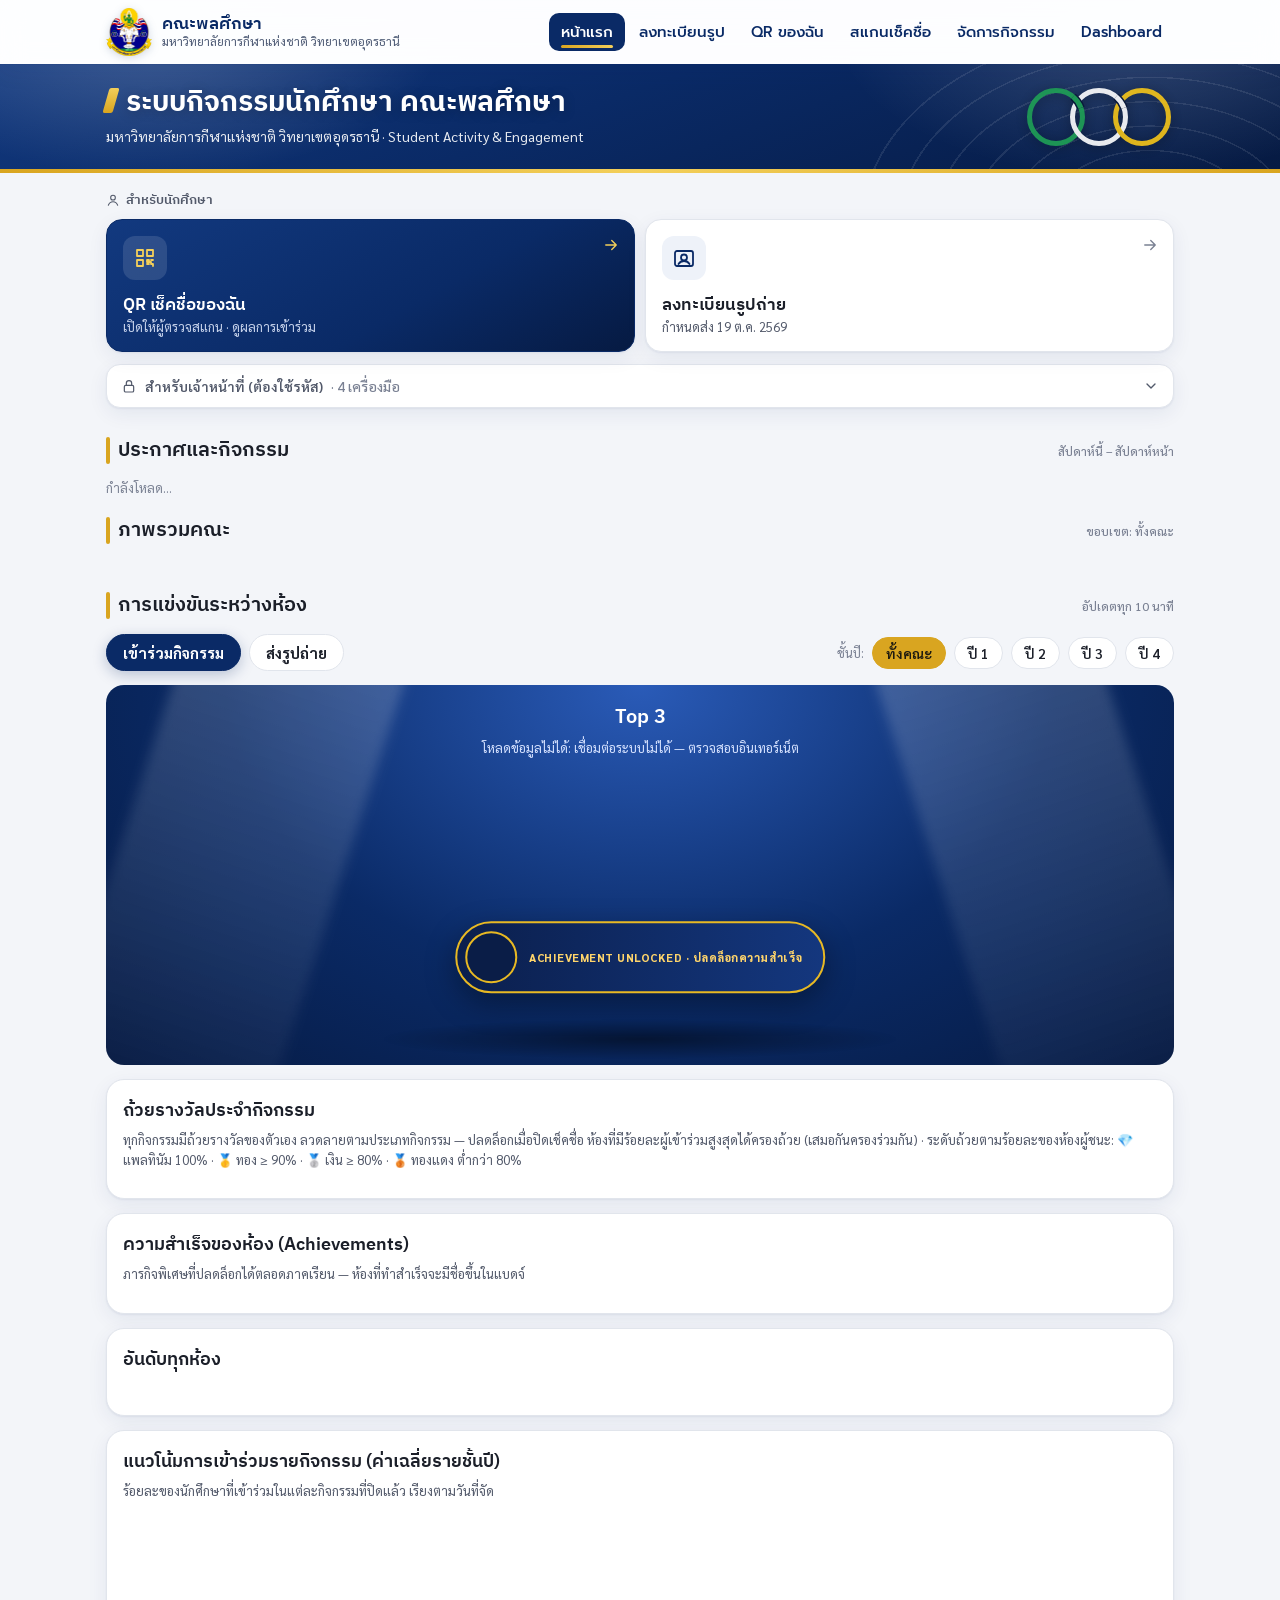
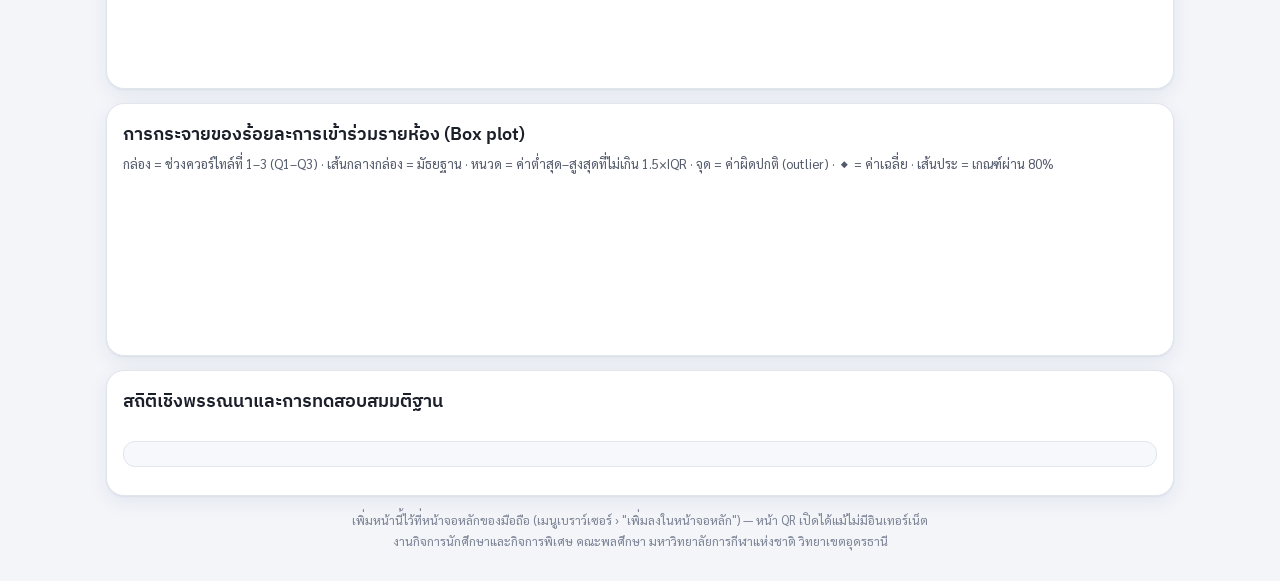
<file: index.html>
<!DOCTYPE html>
<html lang="th">
<head>
<meta charset="utf-8">
<meta name="viewport" content="width=device-width, initial-scale=1">
<title>ระบบกิจกรรมนักศึกษา · คณะพลศึกษา มกช. อุดรธานี</title>
<!-- ส่งคำขอไป Apps Script แทน google.script.run -->
<script src="api.js"></script>
<style>
  :root {
    --navy:#0a2a66; --gold:#d9a520; --line:#e1e5ec; --track:#edf0f5;
    --text:#1b1f29; --text-2:#52596a; --muted:#7a8193; --surface:#fff;
    --series:#2a78d6; --s1:#2a78d6; --s2:#eb6834; --s3:#1baf7a; --s4:#eda100;
    --gold-m:#e8b923; --silver-m:#b8c2cf; --bronze-m:#c9814a;
  }
  * { box-sizing:border-box; }
  body { margin:0; color:var(--text); font-size:15px; }
  main { max-width:1100px; margin:0 auto; padding:16px; }
  .hidden { display:none !important; }
  .card { background:var(--surface); border:1px solid var(--line); padding:16px; margin-bottom:14px; }
  h2 { margin:0 0 4px; font-size:18px; }
  .sub { margin:0 0 12px; color:var(--text-2); font-size:13px; line-height:1.55; }
  .muted { color:var(--muted); font-size:13px; }

  /* แท็บ + ตัวกรอง */
  .bar { display:flex; flex-wrap:wrap; gap:8px; align-items:center; margin-bottom:14px; }
  .tab, .chip { font:inherit; font-weight:700; border:1px solid var(--line); background:var(--surface); color:var(--text); border-radius:99px; padding:8px 16px; cursor:pointer; }
  .tab[aria-selected="true"] { background:var(--navy); border-color:var(--navy); color:#fff; }
  .chip { font-weight:600; padding:6px 13px; font-size:14px; }
  .chip[aria-pressed="true"] { background:var(--gold); border-color:var(--gold); color:#1d1a10; }
  .bar .sp { flex:1; }

  /* ---------- เวทีโพเดียมสามมิติ */
  .stage { position:relative; overflow:hidden; border-radius:18px; margin-bottom:14px; min-height:380px;
    background:radial-gradient(ellipse at 50% 0%, #2a5bb8 0%, #0a2a66 55%, #061a42 100%); color:#fff; }
  .stage h2 { color:#fff; text-align:center; padding-top:16px; font-size:20px; }
  .stage .sub { color:#d6e2ff; text-align:center; margin:0; }
  .spot { position:absolute; top:-40px; width:220px; height:520px; background:linear-gradient(180deg, rgba(255,255,255,.18), rgba(255,255,255,0)); filter:blur(6px); transform-origin:top center; animation:spot 6s ease-in-out infinite alternate; pointer-events:none; }
  .spot.l { left:8%; transform:rotate(18deg); } .spot.r { right:8%; transform:rotate(-18deg); animation-delay:-3s; }
  @keyframes spot { to { opacity:.35; } }
  .scene { perspective:1000px; perspective-origin:50% 10%; height:300px; display:flex; justify-content:center; align-items:flex-end; padding-bottom:26px; }
  .podium { transform-style:preserve-3d; display:flex; align-items:flex-end; gap:14px; transform:rotateX(14deg) rotateY(-14deg); animation:sway 9s ease-in-out infinite alternate; }
  @keyframes sway { to { transform:rotateX(14deg) rotateY(14deg); } }
  .place { position:relative; width:118px; display:flex; flex-direction:column; align-items:center; transform-style:preserve-3d; }
  .who { text-align:center; margin-bottom:8px; transform:translateZ(30px); animation:pop .6s cubic-bezier(.2,1.6,.4,1) both; animation-delay:calc(var(--d) + .9s); }
  .who .medal { font-size:40px; line-height:1; display:block; filter:drop-shadow(0 4px 6px rgba(0,0,0,.4)); animation:spinY 3.5s linear infinite; }
  @keyframes spinY { to { transform:rotateY(360deg); } }
  .who b { display:block; font-family:'Prompt',sans-serif; font-size:19px; margin-top:4px; }
  .who small { display:block; font-size:13px; color:#ffe9a8; font-weight:700; }
  @keyframes pop { from { opacity:0; transform:translateZ(30px) translateY(20px) scale(.6); } }
  /* กล่อง 3 มิติ: หน้า + บน + ข้าง */
  .block { position:relative; width:118px; height:var(--h); transform-style:preserve-3d; transform-origin:bottom; animation:rise 1.1s cubic-bezier(.2,.9,.3,1.15) both; animation-delay:var(--d); }
  @keyframes rise { from { transform:scaleY(0); } }
  .block i { position:absolute; display:block; }
  .block .front { inset:0; background:linear-gradient(180deg, var(--c) 0%, var(--c2) 100%); transform:translateZ(30px); display:flex; align-items:flex-start; justify-content:center; padding-top:10px;
    font-family:'Prompt',sans-serif; font-weight:700; font-size:44px; color:rgba(255,255,255,.92); text-shadow:0 2px 0 rgba(0,0,0,.25); font-style:normal; border-radius:4px 4px 0 0; }
  .block .top { left:0; width:118px; height:60px; top:-30px; background:var(--c); filter:brightness(1.15); transform:rotateX(90deg); }
  .block .side { top:0; width:60px; height:100%; right:-30px; background:var(--c2); filter:brightness(.75); transform:rotateY(90deg); }
  .block .side.l { right:auto; left:-30px; transform:rotateY(-90deg); }
  .p1 { --c:var(--gold-m); --c2:#b8860b; --h:150px; --d:.5s; }
  .p2 { --c:var(--silver-m); --c2:#7d8a99; --h:108px; --d:.2s; }
  .p3 { --c:var(--bronze-m); --c2:#8a4f22; --h:78px; --d:.8s; }
  .floor { position:absolute; left:50%; bottom:6px; width:520px; height:40px; transform:translateX(-50%); background:radial-gradient(ellipse, rgba(0,0,0,.45), transparent 70%); }
  .confetti { position:absolute; inset:0; pointer-events:none; overflow:hidden; perspective:600px; }
  .confetti b { position:absolute; top:-20px; width:9px; height:14px; border-radius:2px; animation:fall var(--t) linear var(--dl) infinite; }
  @keyframes fall { to { transform:translate3d(var(--x), 440px, 0) rotateX(var(--r)) rotateY(var(--r)); } }
  .stage .empty { text-align:center; padding:90px 20px; color:#d6e2ff; }
  @media (prefers-reduced-motion: reduce) {
    .podium, .spot, .who .medal, .confetti { animation:none !important; }
    .confetti { display:none; }
    .block, .who { animation-duration:.01s !important; animation-delay:0s !important; }
  }

  /* ---------- อันดับทั้งหมด (แถบ + ช่วงความเชื่อมั่น 95%) */
  /* ตารางอันดับแบบตารางผลการแข่งขัน: แถวเรียบ เส้นคั่นบาง ตัวเลขแบบสกอร์บอร์ด (Barlow Condensed) ไม่มีลูกเล่นเกินจำเป็น */
  .rank { display:grid; }
  .rhead, .rrow { display:grid; grid-template-columns:56px 112px 1fr 150px 56px; gap:16px; align-items:center; }
  .rhead { padding:0 12px 8px; border-bottom:2px solid var(--navy); font-size:12px; font-weight:600; color:var(--text-2); }
  .rhead span:nth-child(1), .rhead span:nth-child(5) { text-align:center; } .rhead span:nth-child(4) { text-align:right; }
  .rrow { --yc:var(--s1); position:relative; padding:10px 12px; border-bottom:1px solid var(--line); background:#fff; cursor:default;
    transition:background .15s; animation:rin .4s ease-out both; animation-delay:calc(var(--i) * 30ms); }
  .rank:not(.in) .rrow, .rank:not(.in) .mv { animation-play-state:paused; }   /* เริ่มเล่นเมื่อเลื่อนมาถึงตาราง */
  @keyframes rin { from { opacity:0; transform:translateY(6px); } }
  .rrow[data-y="2"] { --yc:var(--s2); } .rrow[data-y="3"] { --yc:var(--s3); } .rrow[data-y="4"] { --yc:var(--s4); }
  .rrow::before { content:''; position:absolute; left:0; top:12px; bottom:12px; width:3px; border-radius:2px; background:var(--yc); }
  .rrow:hover { background:#f6f8fb; }
  .rrow.lead { background:linear-gradient(90deg, rgba(217,165,32,.09), transparent 60%); }
  .rrow.lead::before { width:4px; top:0; bottom:0; border-radius:0; background:var(--gold); }
  .rrow .no { font-family:'Barlow Condensed',sans-serif; font-weight:700; font-size:26px; text-align:center; color:var(--navy); line-height:1; }
  .rrow.top .no { color:#a87a0b; }
  .rrow .rm { display:flex; flex-direction:column; line-height:1.25; white-space:nowrap; }
  .rrow .rm b { font-family:'IBM Plex Sans Thai',sans-serif; font-weight:600; font-size:16px; color:var(--text); }
  .rrow .rm small { font-size:12px; color:var(--muted); }
  .rrow .track { height:8px; border-radius:4px; cursor:help; }
  .rrow .track .fill { background:var(--yc); border-radius:4px; }
  .rrow .track .ci { height:1.5px; background:#5b6478; opacity:.75; }
  .rrow .track .ci::before, .rrow .track .ci::after { top:-3.5px; width:1.5px; height:8px; background:#5b6478; }
  .rrow .val { text-align:right; font-variant-numeric:tabular-nums; }
  .rrow .val b { display:block; font-family:'Barlow Condensed',sans-serif; font-weight:600; font-size:22px; line-height:1.05; color:var(--text); }
  .rrow .val small { display:block; color:var(--muted); font-size:12px; white-space:nowrap; }
  .rrow .mv { text-align:center; font-family:'Barlow Condensed',sans-serif; font-size:15px; font-weight:600; font-variant-numeric:tabular-nums; }
  .mv.up { color:#118a55; } .mv.dn { color:#d8433a; } .mv.eq { color:#b3b9c6; }
  .mv.up, .mv.dn { animation:bump .5s ease-out both; animation-delay:calc(var(--i) * 30ms + .3s); }
  @keyframes bump { from { opacity:0; transform:translateY(4px); } }
  @media (max-width:600px) {
    .rhead { display:none; }
    .rrow { grid-template-columns:36px 1fr auto 32px; gap:4px 10px; padding:10px 8px 10px 10px; }
    .rrow .no { grid-row:1 / 3; font-size:22px; }
    .rrow .track { grid-column:2 / 4; grid-row:2; height:6px; }
    .rrow .val b { font-size:19px; }
    .rrow .mv { grid-column:4; grid-row:1 / 3; }
  }
  @media (prefers-reduced-motion: reduce) { .rrow, .mv.up, .mv.dn { animation:none; } }
  .track { position:relative; height:16px; background:var(--track); border-radius:4px; }
  .track .fill { position:absolute; left:0; top:0; bottom:0; background:var(--series); border-radius:4px; transform-origin:left; animation:grow .9s ease-out both; }
  @keyframes grow { from { transform:scaleX(0); } }
  .track .ci { position:absolute; top:50%; height:2px; background:var(--text); transform:translateY(-50%); }
  .track .ci::before, .track .ci::after { content:''; position:absolute; top:-5px; width:2px; height:12px; background:var(--text); }
  .track .ci::before { left:0; } .track .ci::after { right:0; }
  .track .goal { position:absolute; top:-4px; bottom:-4px; width:2px; background:var(--text-2); opacity:.6; }

  /* ---------- กราฟ SVG */
  svg text { font-family:'Sarabun',sans-serif; fill:var(--text-2); font-size:12px; }
  svg .grid { stroke:var(--line); stroke-width:1; }
  svg .axis { stroke:#b6bdcb; stroke-width:1; }
  .legend { display:flex; flex-wrap:wrap; gap:6px 14px; font-size:13px; color:var(--text-2); margin-bottom:6px; }
  .legend i { display:inline-block; width:14px; height:3px; border-radius:2px; vertical-align:middle; margin-right:5px; }
  .chartwrap { overflow-x:auto; }

  /* ---------- ตารางสถิติ */
  table { width:100%; border-collapse:collapse; font-size:13.5px; }
  th, td { padding:7px 9px; border-bottom:1px solid var(--line); text-align:right; white-space:nowrap; font-variant-numeric:tabular-nums; }
  th:first-child, td:first-child { text-align:left; }
  th { color:var(--text-2); font-weight:600; font-size:12.5px; }
  .test { background:#f6f8fc; border:1px solid var(--line); border-radius:12px; padding:12px 14px; margin-top:12px; line-height:1.7; font-size:14px; }
  .test b { font-family:'Prompt',sans-serif; font-weight:600; }
  .test .sig { color:#0b6b0b; font-weight:700; } .test .ns { color:var(--text-2); font-weight:700; }
  .note { font-size:12px; color:var(--muted); margin-top:8px; line-height:1.6; }


  /* ---------- ถ้วยรางวัลประจำกิจกรรม (ระบบปลดล็อกความสำเร็จ) */
  .trophies { display:grid; grid-template-columns:repeat(auto-fill, minmax(190px, 1fr)); gap:12px; }
  .tro { position:relative; border-radius:16px; padding:14px 12px 12px; text-align:center; overflow:hidden; border:1px solid var(--line);
    background:linear-gradient(180deg, #13306e 0%, #0a1d47 100%); color:#fff; }
  .tro.locked { background:linear-gradient(180deg, #2b2f38 0%, #1c1f25 100%); color:#9aa3b2; }
  .tro .quest { font-size:11.5px; letter-spacing:.3px; color:#ffd56b; font-weight:700; }
  .tro.locked .quest { color:#8a93a3; }
  .tro .art { width:120px; height:150px; margin:6px auto 2px; display:block; }
  .tro:not(.locked) .art { animation:float 3.2s ease-in-out infinite; filter:drop-shadow(0 8px 14px rgba(0,0,0,.45)); }
  @keyframes float { 50% { transform:translateY(-6px); } }
  .tro:not(.locked)::before { content:''; position:absolute; top:-60%; left:-60%; width:60%; height:220%; transform:rotate(20deg);
    background:linear-gradient(90deg, transparent, rgba(255,255,255,.22), transparent); animation:sheen 4.5s ease-in-out infinite; pointer-events:none; }
  @keyframes sheen { 0%, 55% { left:-60%; } 100% { left:140%; } }
  .tro h3 { margin:2px 0 0; font-family:'Prompt',sans-serif; font-size:16px; font-weight:600; color:inherit; }
  .tro .act { font-size:12.5px; opacity:.85; margin-top:2px; line-height:1.4; }
  .tro .win { margin-top:8px; font-family:'Prompt',sans-serif; font-weight:600; font-size:15px; color:#ffe9a8; }
  .tro .tier { display:inline-block; margin-top:6px; font-size:11.5px; font-weight:700; padding:2px 10px; border-radius:99px; background:rgba(255,255,255,.14); }
  .tro .xp { position:absolute; top:10px; right:10px; font-size:11px; font-weight:800; color:#7cf29a; }
  .tro.locked .lockmsg { margin-top:8px; font-size:12.5px; }
  /* มิติ: การ์ดเอียงตามนิ้ว/เมาส์ (--rx --ry) + แสงสะท้อนตามตำแหน่ง (--mx --my) */
  .trophies { perspective:1000px; }
  .tro { transform:rotateX(var(--rx, 0deg)) rotateY(var(--ry, 0deg)); transform-style:preserve-3d; transition:transform .35s cubic-bezier(.2,.9,.3,1), box-shadow .35s;
    background:radial-gradient(120% 70% at 50% 0%, #1d4596 0%, #0d275e 45%, #071636 100%); }
  .tro.tilt { transition:transform .08s linear; box-shadow:0 18px 40px rgba(6,26,66,.4); }
  .tro::after { content:''; position:absolute; inset:0; pointer-events:none; opacity:0; transition:opacity .3s;
    background:radial-gradient(240px circle at var(--mx, 50%) var(--my, 30%), rgba(255,255,255,.22), transparent 60%); }
  .tro.tilt::after { opacity:1; }
  .tro .art { width:108px; height:135px; transform:translateZ(40px); overflow:visible; }
  .trophies { grid-template-columns:repeat(auto-fill, minmax(165px, 1fr)); }
  .tro h3 { font-size:15px; }
  /* ย่อเหลือแถวแรก (ความสูงตั้งจาก JS) + ไล่จางด้านล่าง */
  .trophies.folded { overflow:hidden; -webkit-mask-image:linear-gradient(#000 70%, transparent); mask-image:linear-gradient(#000 70%, transparent); }
  .more { display:flex; align-items:center; justify-content:center; gap:6px; width:100%; margin-top:10px; padding:10px; font:inherit; font-weight:600; font-size:14px;
    color:var(--navy); background:#f3f5f9; border:1px solid var(--line); border-radius:12px; cursor:pointer; }
  .more:hover { background:#eaeef5; }
  .more[hidden] { display:none; }
  .tro .halo { transform-origin:60px 46px; animation:halo 14s linear infinite; }
  @keyframes halo { to { transform:rotate(360deg); } }
  .tro .tw { transform-box:fill-box; transform-origin:center; animation:tw 2.4s ease-in-out infinite; }
  .tro .tw:nth-of-type(2) { animation-delay:-.8s; } .tro .tw:nth-of-type(3) { animation-delay:-1.6s; }
  @keyframes tw { 0%, 100% { opacity:0; transform:scale(.3) rotate(0deg); } 50% { opacity:1; transform:scale(1) rotate(45deg); } }
  .tro .glint { animation:glint 3.6s ease-in-out infinite; }
  @keyframes glint { 0%, 60% { transform:translateX(-70px); } 100% { transform:translateX(70px); } }
  .tro.locked { background:radial-gradient(120% 70% at 50% 0%, #343b48 0%, #23272f 55%, #181b21 100%); }
  .tro.locked .art { animation:breathe 3.5s ease-in-out infinite; }
  @keyframes breathe { 50% { filter:drop-shadow(0 0 10px rgba(160,180,220,.35)); } }
  .tro.locked h3 { color:#d5dbe5; }
  @media (prefers-reduced-motion: reduce) { .tro .halo, .tro .tw, .tro .glint, .tro.locked .art { animation:none !important; } .tro { transform:none !important; } }
  /* แบดจ์ความสำเร็จของห้อง */
  .badges { display:grid; grid-template-columns:repeat(auto-fill, minmax(230px, 1fr)); gap:10px; }
  .badge { display:flex; gap:12px; align-items:center; border:1px solid var(--line); border-radius:14px; padding:10px 12px; background:#fff; }
  .badge .ic { width:52px; height:52px; flex:none; border-radius:50%; display:flex; align-items:center; justify-content:center; font-size:28px;
    background:radial-gradient(circle at 35% 30%, #fff5cc, #e8b923 70%, #b8860b); box-shadow:0 0 0 3px #fff, 0 0 0 5px #e8b923; }
  .badge.locked .ic { background:#e4e7ee; box-shadow:0 0 0 3px #fff, 0 0 0 5px #cfd5df; filter:grayscale(1); opacity:.6; }
  .badge b { display:block; font-family:'Prompt',sans-serif; font-weight:600; font-size:15px; }
  .badge small { display:block; color:var(--text-2); font-size:12.5px; line-height:1.45; }
  .badge .rooms { color:var(--navy); font-weight:700; font-size:13px; margin-top:2px; display:block; }
  .badge.locked b, .badge.locked .rooms { color:var(--muted); }
  /* ป๊อปอัป "ปลดล็อกความสำเร็จ" แบบเกม */
  .unlock { position:fixed; left:50%; bottom:22px; z-index:70; transform:translate(-50%, 160%); display:flex; align-items:center; gap:12px;
    background:linear-gradient(90deg, #0b1f4d, #14377e); color:#fff; border:2px solid #e8b923; border-radius:999px; padding:8px 20px 8px 8px;
    box-shadow:0 10px 30px rgba(0,0,0,.35); transition:transform .5s cubic-bezier(.2,1.4,.4,1); max-width:94vw; }
  .unlock.show { transform:translate(-50%, 0); }
  .unlock .ring { width:52px; height:52px; border-radius:50%; background:#0a1d47; border:2px solid #e8b923; display:flex; align-items:center; justify-content:center; flex:none; animation:ping 1s ease-in-out 3; }
  @keyframes ping { 50% { box-shadow:0 0 0 10px rgba(232,185,35,.25); } }
  .unlock .ring svg { width:36px; height:45px; }
  .unlock small { display:block; font-size:11px; font-weight:800; letter-spacing:.5px; color:#ffd56b; }
  .unlock b { display:block; font-family:'Prompt',sans-serif; font-size:15px; font-weight:600; }
  @media (prefers-reduced-motion: reduce) { .tro .art, .tro::before, .unlock .ring { animation:none !important; } }


  /* ---------- ศูนย์บริการ: นักศึกษา (การ์ดใหญ่) + เจ้าหน้าที่ (แผงเครื่องมือ) — ไอคอนเส้นชุดเดียวกันทั้งหมด */
  .hub { display:grid; gap:12px; margin-bottom:26px; }
  .hub h2 { font-size:13px; font-weight:600; color:var(--text-2); margin:0 0 8px; display:flex; align-items:center; gap:6px; }
  .hub h2 svg { width:14px; height:14px; }
  .svc { display:grid; grid-template-columns:1fr 1fr; gap:10px; }
  .svc a { position:relative; display:flex; flex-direction:column; gap:14px; min-height:132px; padding:16px; border-radius:16px; text-decoration:none;
    color:var(--text); background:#fff; border:1px solid var(--line); box-shadow:var(--shadow-1); transition:transform .2s, box-shadow .2s, border-color .2s; }
  .svc a.primary { background:linear-gradient(150deg, #12397f 0%, #0a2a66 60%, #061a42 100%); border-color:#0a2a66; color:#fff; }
  .svc .ic { width:44px; height:44px; border-radius:12px; display:grid; place-items:center; background:#eef2f9; color:var(--navy); }
  .svc a.primary .ic { background:rgba(255,255,255,.12); color:#f3cf5a; }
  .svc .ic svg, .tools .ic svg { width:24px; height:24px; }
  .svc b { display:block; font-family:'IBM Plex Sans Thai','Prompt',sans-serif; font-weight:600; font-size:17px; line-height:1.3; }
  .svc small { display:block; font-size:13px; color:var(--text-2); margin-top:2px; }
  .svc a.primary small { color:#c8d4ec; }
  .svc .go { position:absolute; right:14px; top:16px; width:18px; height:18px; color:var(--muted); transition:transform .2s; }
  .svc a.primary .go { color:#f3cf5a; }
  .tools { background:#fff; border:1px solid var(--line); border-radius:16px; padding:6px; box-shadow:var(--shadow-1); }
  .tools a { display:flex; align-items:center; gap:12px; padding:9px 10px; border-radius:10px; text-decoration:none; color:var(--text); }
  .tools a + a { border-top:1px solid var(--line); border-radius:0 0 10px 10px; }
  .tools .ic { width:34px; height:34px; flex:none; border-radius:9px; display:grid; place-items:center; background:#f3f5f9; color:var(--navy); }
  .tools .ic svg { width:19px; height:19px; }
  .tools b { display:block; font-weight:600; font-size:14.5px; line-height:1.25; }
  .tools small { display:block; font-size:12px; color:var(--muted); }
  @media (hover:hover) {
    .svc a:hover { transform:translateY(-2px); box-shadow:var(--shadow-2); border-color:#c9d3e6; }
    .svc a:hover .go { transform:translateX(3px); }
    .tools a:hover { background:#f6f8fb; }
  }
  /* แผงเจ้าหน้าที่พับเก็บ (ผู้ใช้ส่วนใหญ่เป็นนักศึกษา) */
  .staffbox { background:#fff; border:1px solid var(--line); border-radius:14px; box-shadow:var(--shadow-1); }
  .staffbox summary { list-style:none; display:flex; align-items:center; gap:8px; padding:12px 14px; cursor:pointer; font-size:14px; font-weight:600; color:var(--text-2); border-radius:14px; }
  .staffbox summary::-webkit-details-marker { display:none; }
  .staffbox summary svg { width:16px; height:16px; flex:none; }
  .staffbox summary .n { font-weight:500; color:var(--muted); }
  .staffbox summary .chev { margin-left:auto; transition:transform .25s; }
  .staffbox[open] summary .chev { transform:rotate(180deg); }
  .staffbox summary:hover { background:#f6f8fb; }
  .staffbox .tools { border:0; box-shadow:none; border-top:1px solid var(--line); border-radius:0 0 14px 14px; display:grid; grid-template-columns:repeat(2, 1fr); }
  .staffbox .tools a + a { border-top:0; }
  .staffbox[open] .tools { animation:unfold .25s ease-out; }
  @keyframes unfold { from { opacity:0; transform:translateY(-6px); } }
  @media (max-width:640px) { .staffbox .tools { grid-template-columns:1fr; } .staffbox .tools a + a { border-top:1px solid var(--line); border-radius:0; } }
  @media (prefers-reduced-motion: reduce) { .staffbox[open] .tools { animation:none; } .staffbox summary .chev { transition:none; } }
  @media (max-width:420px) { .svc a { min-height:118px; padding:14px; } .svc b { font-size:15.5px; } }

  /* หัวข้อส่วน: ตัวหนังสืออย่างเดียว + ขีดทองสั้น ๆ (ไม่ใช้อีโมจิ) */
  .section-title, .ov-head { display:flex; align-items:baseline; justify-content:space-between; gap:8px; flex-wrap:wrap; margin:6px 0 12px; padding-left:12px; position:relative; }
  .section-title::before, .ov-head::before { content:''; position:absolute; left:0; top:.2em; bottom:.2em; width:4px; border-radius:2px; background:var(--gold); }
  .section-title h2, .ov-head h2 { margin:0; font-size:20px; }
  .section-title .en, .ov-head .en { font-size:12px; color:var(--muted); font-weight:500; }
  .news-empty { display:flex; align-items:center; gap:12px; padding:14px 16px; background:#fff; border:1px dashed #cfd6e3; border-radius:14px; color:var(--text-2); font-size:14px; }
  .news-empty svg { width:22px; height:22px; color:var(--muted); flex:none; }

  /* ---------- ภาพรวมคณะ (KPI สาธารณะ) */
  .kpis { display:grid; grid-template-columns:repeat(auto-fit, minmax(132px, 1fr)); gap:10px; margin-bottom:12px; }
  .kpi { background:#fff; border:1px solid var(--line); border-radius:14px; padding:12px 14px; position:relative; overflow:hidden; }
  .kpi::before { content:''; position:absolute; left:0; top:0; bottom:0; width:4px; background:var(--navy); }
  .kpi.gold::before { background:var(--gold); }
  .kpi .en { display:none; }   /* ป้ายอังกฤษตัวใหญ่ซ้ำกับป้ายไทย */
  .kpi .l { font-size:13px; color:var(--text-2); }
  .kpi .v { font-family:'Prompt',sans-serif; font-size:28px; font-weight:600; line-height:1.15; font-variant-numeric:tabular-nums; color:var(--navy); }
  .kpi .v small { font-size:14px; color:var(--muted); font-weight:500; }
  .kpi .meter { height:6px; background:var(--track); border-radius:3px; margin-top:6px; overflow:hidden; }
  .kpi .meter i { display:block; height:100%; background:var(--series); border-radius:3px; }
  .years { display:grid; grid-template-columns:repeat(auto-fill, minmax(220px, 1fr)); gap:10px; margin-bottom:18px; }
  .yr { background:#fff; border:1px solid var(--line); border-radius:14px; padding:12px 14px; }
  .yr b { font-family:'Prompt',sans-serif; font-weight:600; }
  .yr .row2 { display:flex; justify-content:space-between; font-size:13px; color:var(--text-2); margin-top:6px; }
  .yr .meter { height:8px; background:var(--track); border-radius:4px; overflow:hidden; margin-top:3px; }
  .yr .meter i { display:block; height:100%; border-radius:4px; }
  .foot { text-align:center; color:var(--muted); font-size:12.5px; line-height:1.7; margin-top:8px; }
  /* แท่นว่าง (ยังไม่มีผู้ชนะ) */
  .place.ghost { opacity:.35; } .place.ghost .front { color:rgba(255,255,255,.7); }
  .stage .waiting { position:absolute; left:0; right:0; bottom:70px; text-align:center; color:#ffe9a8; font-weight:700; font-size:15px; padding:0 16px; text-shadow:0 2px 6px rgba(0,0,0,.5); }

  #tip { position:fixed; z-index:60; pointer-events:none; background:#1b1f29; color:#fff; font-size:13px; padding:7px 10px; border-radius:8px; max-width:260px; line-height:1.5; box-shadow:0 4px 14px rgba(0,0,0,.25); }
  @media (max-width:640px) {
    .place, .block, .block .top { width:92px; }
    .block .front { font-size:34px; }
    .who b { font-size:16px; } .who .medal { font-size:32px; }
    .podium { gap:8px; }
    .rrow { grid-template-columns:34px 58px 1fr 92px; gap:6px; }
  }
</style>
<link rel="stylesheet" href="theme.css">
<link rel="icon" href="logo-mark.png">
<link rel="apple-touch-icon" href="apple-touch-icon.png">
</head>
<body>
<header class="site"><div class="wrap">
  <a class="brand" href="index.html"><img src="logo-mark.png" alt="ตรามหาวิทยาลัยการกีฬาแห่งชาติ"><span><b>คณะพลศึกษา</b><small>มหาวิทยาลัยการกีฬาแห่งชาติ วิทยาเขตอุดรธานี</small></span></a>
  <nav aria-label="เมนูหลัก"><a href="index.html" aria-current="page">หน้าแรก</a><a href="register.html">ลงทะเบียนรูป</a><a href="myqr.html">QR ของฉัน</a><a href="scan.html">สแกนเช็คชื่อ</a><a href="activities.html">จัดการกิจกรรม</a><a href="dashboard.html">Dashboard</a></nav>
</div></header>
<section class="band"><div class="wrap"><div class="titles"><h1>ระบบกิจกรรมนักศึกษา คณะพลศึกษา</h1><p>มหาวิทยาลัยการกีฬาแห่งชาติ วิทยาเขตอุดรธานี · Student Activity &amp; Engagement</p></div></div></section>

<main>

  <div class="hub">
    <section aria-labelledby="hubStu">
      <h2 id="hubStu"><svg viewBox="0 0 24 24" fill="none" stroke="currentColor" stroke-width="1.8" stroke-linecap="round" stroke-linejoin="round" aria-hidden="true"><circle cx="12" cy="8" r="4"/><path d="M4 21c1.5-4 4.5-6 8-6s6.5 2 8 6"/></svg>สำหรับนักศึกษา</h2>
      <div class="svc">
        <a class="primary" href="myqr.html"><span class="ic"><svg viewBox="0 0 24 24" fill="none" stroke="currentColor" stroke-width="1.8" stroke-linecap="round" stroke-linejoin="round" aria-hidden="true"><path d="M4 4h6v6H4zM14 4h6v6h-6zM4 14h6v6H4z"/><path d="M14 14h2v2h-2zM18 14h2M14 18h2M18 18h2v2M16 16h2v2"/></svg></span><svg class="go" viewBox="0 0 24 24" fill="none" stroke="currentColor" stroke-width="1.8" stroke-linecap="round" stroke-linejoin="round" aria-hidden="true"><path d="M5 12h14M13 6l6 6-6 6"/></svg><span><b>QR เช็คชื่อของฉัน</b><small>เปิดให้ผู้ตรวจสแกน · ดูผลการเข้าร่วม</small></span></a>
        <a href="register.html"><span class="ic"><svg viewBox="0 0 24 24" fill="none" stroke="currentColor" stroke-width="1.8" stroke-linecap="round" stroke-linejoin="round" aria-hidden="true"><rect x="3" y="5" width="18" height="15" rx="2"/><circle cx="12" cy="11.5" r="3"/><path d="M6.5 18c1.2-2 3.2-3 5.5-3s4.3 1 5.5 3"/></svg></span><svg class="go" viewBox="0 0 24 24" fill="none" stroke="currentColor" stroke-width="1.8" stroke-linecap="round" stroke-linejoin="round" aria-hidden="true"><path d="M5 12h14M13 6l6 6-6 6"/></svg><span><b>ลงทะเบียนรูปถ่าย</b><small>กำหนดส่ง 19 ต.ค. 2569</small></span></a>
      </div>
    </section>
    <details class="staffbox" id="staffBox">
      <summary><svg viewBox="0 0 24 24" fill="none" stroke="currentColor" stroke-width="1.8" stroke-linecap="round" stroke-linejoin="round" aria-hidden="true"><rect x="5" y="11" width="14" height="10" rx="2"/><path d="M8 11V8a4 4 0 0 1 8 0v3"/></svg>สำหรับเจ้าหน้าที่ (ต้องใช้รหัส) <span class="n">· 4 เครื่องมือ</span><svg class="chev" viewBox="0 0 24 24" fill="none" stroke="currentColor" stroke-width="2" stroke-linecap="round" stroke-linejoin="round" aria-hidden="true"><path d="M6 9l6 6 6-6"/></svg></summary>
      <div class="tools">
        <a href="scan.html"><span class="ic"><svg viewBox="0 0 24 24" fill="none" stroke="currentColor" stroke-width="1.8" stroke-linecap="round" stroke-linejoin="round" aria-hidden="true"><path d="M4 8V5a1 1 0 0 1 1-1h3M16 4h3a1 1 0 0 1 1 1v3M20 16v3a1 1 0 0 1-1 1h-3M8 20H5a1 1 0 0 1-1-1v-3M4 12h16"/></svg></span><span><b>สแกนเช็คชื่อ</b><small>ผู้ตรวจจากสโมสรนักศึกษา</small></span></a>
        <a href="activities.html"><span class="ic"><svg viewBox="0 0 24 24" fill="none" stroke="currentColor" stroke-width="1.8" stroke-linecap="round" stroke-linejoin="round" aria-hidden="true"><rect x="3" y="5" width="18" height="16" rx="2"/><path d="M3 10h18M8 3v4M16 3v4M8 14h3"/></svg></span><span><b>จัดการกิจกรรม</b><small>เปิด–ปิดเช็คชื่อ · ประกาศ · รายงาน</small></span></a>
        <a href="dashboard.html"><span class="ic"><svg viewBox="0 0 24 24" fill="none" stroke="currentColor" stroke-width="1.8" stroke-linecap="round" stroke-linejoin="round" aria-hidden="true"><path d="M4 20V10M10 20V4M16 20v-7M22 20H2"/></svg></span><span><b>Dashboard</b><small>ภาพรวมรายบุคคลและรายห้อง</small></span></a>
        <a href="card.html"><span class="ic"><svg viewBox="0 0 24 24" fill="none" stroke="currentColor" stroke-width="1.8" stroke-linecap="round" stroke-linejoin="round" aria-hidden="true"><rect x="3" y="5" width="18" height="14" rx="2"/><circle cx="9" cy="11" r="2.2"/><path d="M5.8 16c.6-1.4 1.8-2.1 3.2-2.1s2.6.7 3.2 2.1M14 10h4M14 13h3"/></svg></span><span><b>การ์ด / ตรวจรูป</b><small>อนุมัติรูปถ่าย · รีเซ็ต QR</small></span></a>
      </div>
    </details>
  </div>

  <div class="section-title"><h2>ประกาศและกิจกรรม</h2><span class="en">สัปดาห์นี้ – สัปดาห์หน้า</span></div>
  <div id="newsSection" style="display:grid;gap:8px;margin-bottom:18px"><div class="muted">กำลังโหลด…</div></div>

  <div class="ov-head"><h2>ภาพรวมคณะ</h2><span class="en">ขอบเขต: <span id="ovScope">ทั้งคณะ</span></span></div>
  <div class="kpis" id="kpis"></div>
  <div class="years" id="years"></div>

  <div class="section-title"><h2>การแข่งขันระหว่างห้อง</h2><span class="en">อัปเดตทุก 10 นาที</span></div>
  <div class="bar">
    <button class="tab" role="tab" data-tab="att" aria-selected="true">เข้าร่วมกิจกรรม</button>
    <button class="tab" role="tab" data-tab="reg" aria-selected="false">ส่งรูปถ่าย</button>
    <span class="sp"></span>
    <span class="muted">ชั้นปี:</span>
    <button class="chip" data-y="" aria-pressed="true">ทั้งคณะ</button>
    <button class="chip" data-y="1" aria-pressed="false">ปี 1</button>
    <button class="chip" data-y="2" aria-pressed="false">ปี 2</button>
    <button class="chip" data-y="3" aria-pressed="false">ปี 3</button>
    <button class="chip" data-y="4" aria-pressed="false">ปี 4</button>
  </div>

  <section class="stage" id="stage" aria-live="polite">
    <div class="spot l"></div><div class="spot r"></div>
    <h2 id="stageTitle">Top 3</h2><p class="sub" id="stageSub"></p>
    <div class="scene"><div class="podium" id="podium"></div></div>
    <div class="floor"></div>
    <div class="confetti" id="confetti"></div>
  </section>


  <section class="card" id="trophyCard">
    <h2>ถ้วยรางวัลประจำกิจกรรม</h2>
    <p class="sub">ทุกกิจกรรมมีถ้วยรางวัลของตัวเอง ลวดลายตามประเภทกิจกรรม — ปลดล็อกเมื่อปิดเช็คชื่อ ห้องที่มีร้อยละผู้เข้าร่วมสูงสุดได้ครองถ้วย (เสมอกันครองร่วมกัน) ·
      ระดับถ้วยตามร้อยละของห้องผู้ชนะ: 💎 แพลทินัม 100% · 🥇 ทอง ≥ 90% · 🥈 เงิน ≥ 80% · 🥉 ทองแดง ต่ำกว่า 80%</p>
    <div class="trophies" id="trophies"></div>
    <button class="more" id="troMore" type="button" aria-controls="trophies" aria-expanded="false" hidden></button>
  </section>

  <section class="card" id="badgeCard">
    <h2>ความสำเร็จของห้อง (Achievements)</h2>
    <p class="sub">ภารกิจพิเศษที่ปลดล็อกได้ตลอดภาคเรียน — ห้องที่ทำสำเร็จจะมีชื่อขึ้นในแบดจ์</p>
    <div class="badges" id="badges"></div>
  </section>

  <section class="card">
    <h2>อันดับทุกห้อง</h2>
    <p class="sub" id="rankSub"></p>
    <div class="rank" id="rank"></div>
    <p class="note" id="rankNote"></p>
  </section>

  <section class="card" id="trendCard">
    <h2>แนวโน้มการเข้าร่วมรายกิจกรรม (ค่าเฉลี่ยรายชั้นปี)</h2>
    <p class="sub">ร้อยละของนักศึกษาที่เข้าร่วมในแต่ละกิจกรรมที่ปิดแล้ว เรียงตามวันที่จัด</p>
    <div class="legend" id="trendLegend"></div>
    <div class="chartwrap"><svg id="trend" role="img" aria-label="กราฟเส้นแนวโน้มการเข้าร่วม"></svg></div>
  </section>

  <section class="card" id="boxCard">
    <h2>การกระจายของร้อยละการเข้าร่วมรายห้อง (Box plot)</h2>
    <p class="sub">กล่อง = ช่วงควอร์ไทล์ที่ 1–3 (Q1–Q3) · เส้นกลางกล่อง = มัธยฐาน · หนวด = ค่าต่ำสุด–สูงสุดที่ไม่เกิน 1.5×IQR · จุด = ค่าผิดปกติ (outlier) · ◆ = ค่าเฉลี่ย · เส้นประ = เกณฑ์ผ่าน 80%</p>
    <div class="chartwrap"><svg id="box" role="img" aria-label="แผนภาพกล่องรายห้อง"></svg></div>
  </section>

  <section class="card">
    <h2>สถิติเชิงพรรณนาและการทดสอบสมมติฐาน</h2>
    <p class="sub" id="statSub"></p>
    <div class="chartwrap"><table id="statTable"></table></div>
    <div class="test" id="tests"></div>
    <p class="note" id="statNote"></p>
  </section>

  <p class="muted" id="stamp" style="text-align:center"></p>
  <p class="foot">เพิ่มหน้านี้ไว้ที่หน้าจอหลักของมือถือ (เมนูเบราว์เซอร์ › "เพิ่มลงในหน้าจอหลัก") — หน้า QR เปิดได้แม้ไม่มีอินเทอร์เน็ต<br>งานกิจการนักศึกษาและกิจการพิเศษ คณะพลศึกษา มหาวิทยาลัยการกีฬาแห่งชาติ วิทยาเขตอุดรธานี</p>
</main>
<div id="tip" class="hidden" role="tooltip"></div>
<div class="unlock" id="unlock" role="status" aria-live="polite"><span class="ring" id="unlockArt"></span><span><small>ACHIEVEMENT UNLOCKED · ปลดล็อกความสำเร็จ</small><b id="unlockText"></b></span></div>

<script>
  const $ = id => document.getElementById(id);
  const esc = s => String(s == null ? '' : s).replace(/[&<>"']/g, c => ({ '&': '&amp;', '<': '&lt;', '>': '&gt;', '"': '&quot;', "'": '&#39;' }[c]));
  const f1 = x => (Math.round(x * 10) / 10).toFixed(1), f2 = x => x.toFixed(2), f3 = x => x.toFixed(3);
  const fp = p => p < 0.001 ? '< .001' : '= ' + p.toFixed(3).replace(/^0/, '');
  const TH_MONTH = ['ม.ค.', 'ก.พ.', 'มี.ค.', 'เม.ย.', 'พ.ค.', 'มิ.ย.', 'ก.ค.', 'ส.ค.', 'ก.ย.', 'ต.ค.', 'พ.ย.', 'ธ.ค.'];
  const thDate = iso => { const m = String(iso || '').match(/^(\d{4})-(\d{2})-(\d{2})/); return m ? +m[3] + ' ' + TH_MONTH[+m[2] - 1] : ''; };
  const YEAR_COLOR = { '1': 'var(--s1)', '2': 'var(--s2)', '3': 'var(--s3)', '4': 'var(--s4)' };

  // =================== ฟังก์ชันสถิติ (Numerical Recipes) ===================
  function gammaln(x) {
    const c = [76.18009172947146, -86.50532032941677, 24.01409824083091, -1.231739572450155, 0.1208650973866179e-2, -0.5395239384953e-5];
    let y = x, tmp = x + 5.5; tmp -= (x + 0.5) * Math.log(tmp);
    let ser = 1.000000000190015; for (let j = 0; j < 6; j++) ser += c[j] / ++y;
    return -tmp + Math.log(2.5066282746310005 * ser / x);
  }
  function betacf(a, b, x) {
    const MAXIT = 200, EPS = 3e-14, FPMIN = 1e-300;
    let qab = a + b, qap = a + 1, qam = a - 1, c = 1, d = 1 - qab * x / qap;
    if (Math.abs(d) < FPMIN) d = FPMIN; d = 1 / d; let h = d;
    for (let m = 1; m <= MAXIT; m++) {
      const m2 = 2 * m; let aa = m * (b - m) * x / ((qam + m2) * (a + m2));
      d = 1 + aa * d; if (Math.abs(d) < FPMIN) d = FPMIN; c = 1 + aa / c; if (Math.abs(c) < FPMIN) c = FPMIN; d = 1 / d; h *= d * c;
      aa = -(a + m) * (qab + m) * x / ((a + m2) * (qap + m2));
      d = 1 + aa * d; if (Math.abs(d) < FPMIN) d = FPMIN; c = 1 + aa / c; if (Math.abs(c) < FPMIN) c = FPMIN; d = 1 / d;
      const del = d * c; h *= del; if (Math.abs(del - 1) < EPS) break;
    }
    return h;
  }
  function ibeta(x, a, b) {   // regularized incomplete beta I_x(a,b)
    if (x <= 0) return 0; if (x >= 1) return 1;
    const bt = Math.exp(gammaln(a + b) - gammaln(a) - gammaln(b) + a * Math.log(x) + b * Math.log(1 - x));
    return x < (a + 1) / (a + b + 2) ? bt * betacf(a, b, x) / a : 1 - bt * betacf(b, a, 1 - x) / b;
  }
  function gammq(a, x) {   // upper regularized gamma Q(a,x)
    if (x <= 0) return 1;
    if (x < a + 1) { let ap = a, sum = 1 / a, del = sum; for (let n = 0; n < 500; n++) { ap++; del *= x / ap; sum += del; if (Math.abs(del) < Math.abs(sum) * 3e-14) break; }
      return 1 - sum * Math.exp(-x + a * Math.log(x) - gammaln(a)); }
    let b = x + 1 - a, c = 1 / 1e-300, d = 1 / b, h = d;
    for (let i = 1; i < 500; i++) { const an = -i * (i - a); b += 2; d = an * d + b; if (Math.abs(d) < 1e-300) d = 1e-300; c = b + an / c; if (Math.abs(c) < 1e-300) c = 1e-300; d = 1 / d; const del = d * c; h *= del; if (Math.abs(del - 1) < 3e-14) break; }
    return Math.exp(-x + a * Math.log(x) - gammaln(a)) * h;
  }
  const pF = (F, d1, d2) => ibeta(d2 / (d2 + d1 * F), d2 / 2, d1 / 2);          // P(F > f)
  const pChi = (x, df) => gammq(df / 2, x / 2);                                  // P(χ² > x)
  const tCdf = (t, df) => 1 - 0.5 * ibeta(df / (df + t * t), df / 2, 0.5);       // t ≥ 0
  function tCrit(df) { let lo = 0, hi = 100; for (let i = 0; i < 80; i++) { const m = (lo + hi) / 2; tCdf(m, df) < 0.975 ? lo = m : hi = m; } return (lo + hi) / 2; }
  function quantile(sorted, p) { if (!sorted.length) return NaN; const i = (sorted.length - 1) * p, lo = Math.floor(i), hi = Math.ceil(i); return sorted[lo] + (sorted[hi] - sorted[lo]) * (i - lo); }
  function describe(xs) {
    const n = xs.length, s = xs.slice().sort((a, b) => a - b);
    const mean = n ? s.reduce((a, b) => a + b, 0) / n : NaN;
    const sd = n > 1 ? Math.sqrt(s.reduce((a, b) => a + (b - mean) ** 2, 0) / (n - 1)) : 0;
    const half = n > 1 ? tCrit(n - 1) * sd / Math.sqrt(n) : 0;
    return { n, mean, sd, lo: Math.max(0, mean - half), hi: Math.min(100, mean + half), q1: quantile(s, .25), med: quantile(s, .5), q3: quantile(s, .75), min: s[0], max: s[n - 1], sorted: s };
  }
  function wilson(k, n) {   // ช่วงความเชื่อมั่น 95% ของสัดส่วน (Wilson score)
    if (!n) return { p: 0, lo: 0, hi: 0 };
    const z = 1.959964, p = k / n, d = 1 + z * z / n, c = (p + z * z / (2 * n)) / d, h = z * Math.sqrt(p * (1 - p) / n + z * z / (4 * n * n)) / d;
    return { p: p * 100, lo: Math.max(0, c - h) * 100, hi: Math.min(1, c + h) * 100 };
  }
  function anova(groups) {   // One-way ANOVA + η²
    const all = groups.flat(), N = all.length, k = groups.length, gm = all.reduce((a, b) => a + b, 0) / N;
    let ssb = 0, ssw = 0;
    groups.forEach(g => { const m = g.reduce((a, b) => a + b, 0) / g.length; ssb += g.length * (m - gm) ** 2; g.forEach(x => { ssw += (x - m) ** 2; }); });
    const df1 = k - 1, df2 = N - k;
    if (df1 < 1 || df2 < 1 || ssw === 0) return null;
    const F = (ssb / df1) / (ssw / df2);
    return { F, df1, df2, p: pF(F, df1, df2), eta2: ssb / (ssb + ssw) };
  }
  function kruskal(groups) {   // Kruskal–Wallis H (ปรับค่าซ้ำ) + ε²
    const all = []; groups.forEach((g, gi) => g.forEach(v => all.push({ v, gi })));
    const N = all.length, k = groups.length; if (k < 2 || N <= k) return null;
    all.sort((a, b) => a.v - b.v);
    let T = 0;
    for (let i = 0; i < N;) { let j = i; while (j + 1 < N && all[j + 1].v === all[i].v) j++; const r = (i + j) / 2 + 1, t = j - i + 1; T += t ** 3 - t; for (let m = i; m <= j; m++) all[m].r = r; i = j + 1; }
    const R = new Array(k).fill(0); all.forEach(o => { R[o.gi] += o.r; });
    let H = 12 / (N * (N + 1)) * groups.reduce((s, g, i) => s + R[i] * R[i] / g.length, 0) - 3 * (N + 1);
    const corr = 1 - T / (N ** 3 - N); if (corr > 0) H /= corr;
    if (!isFinite(H)) return null;
    return { H, df: k - 1, p: pChi(H, k - 1), eps2: H / (N - 1) };
  }
  function chiSquare(rows) {   // rows = [[ส่ง, ไม่ส่ง], ...] → χ² test of independence + Cramér's V
    const r = rows.filter(x => x[0] + x[1] > 0), k = r.length; if (k < 2) return null;
    const c0 = r.reduce((a, x) => a + x[0], 0), c1 = r.reduce((a, x) => a + x[1], 0), N = c0 + c1;
    if (!c0 || !c1) return null;
    let chi = 0, small = 0;
    r.forEach(x => { const n = x[0] + x[1]; [[x[0], n * c0 / N], [x[1], n * c1 / N]].forEach(([o, e]) => { chi += (o - e) ** 2 / e; if (e < 5) small++; }); });
    const df = k - 1;
    return { chi, df, p: pChi(chi, df), V: Math.sqrt(chi / N), small, cells: k * 2 };
  }

  // =================== โหลดข้อมูล ===================
  let DATA = null, TAB = 'att', YEAR = '';
  const hasPct = () => DATA.rooms.some(r => r.pcts.length);
  function load() {
    $('stageSub').textContent = 'กำลังโหลดข้อมูล…';
    google.script.run.withSuccessHandler(r => {
      DATA = r;
      if (!r.rooms.some(x => x.pcts.length)) TAB = 'reg';   // ยังไม่มีกิจกรรมที่ปิด — เริ่มที่อันดับส่งรูป
      syncTabs(); render();
    }).withFailureHandler(e => { $('stageSub').textContent = 'โหลดข้อมูลไม่ได้: ' + e.message; }).publicStats();
  }
  function syncTabs() { document.querySelectorAll('.tab').forEach(t => t.setAttribute('aria-selected', String(t.dataset.tab === TAB))); }
  document.querySelectorAll('.tab').forEach(t => t.onclick = () => { TAB = t.dataset.tab; syncTabs(); render(); });
  document.querySelectorAll('.chip').forEach(c => c.onclick = () => {
    YEAR = c.dataset.y; document.querySelectorAll('.chip').forEach(x => x.setAttribute('aria-pressed', String(x === c))); render();
  });

  // ได้คะแนนรายห้องตามแท็บ: score + ช่วงความเชื่อมั่น 95%
  function scored() {
    const rooms = DATA.rooms.filter(r => !YEAR || r.year === YEAR);
    return rooms.map(r => {
      if (TAB === 'reg') { const w = wilson(r.sent, r.n); return { r, score: w.p, lo: w.lo, hi: w.hi, label: r.sent + '/' + r.n + ' คน' }; }
      const d = describe(r.pcts);
      return { r, d, score: d.n ? d.mean : NaN, lo: d.lo, hi: d.hi, label: 'n = ' + d.n };
    }).filter(x => !isNaN(x.score))
      .sort((a, b) => b.score - a.score || b.r.n - a.r.n);
  }
  // อันดับแบบกีฬา: คะแนนเท่ากัน (ทศนิยม 1 ตำแหน่ง) ได้อันดับร่วม แล้วข้ามอันดับถัดไป (1, 1, 3)
  function withRanks(list) { list.forEach((x, i) => { x.rank = i && f1(x.score) === f1(list[i - 1].score) ? list[i - 1].rank : i + 1; }); return list; }

  function render() {
    const att = TAB === 'att', list = withRanks(scored());
    if ($('bandSub')) $('bandSub').textContent = att ? 'ห้องไหนเข้าร่วมกิจกรรมมากที่สุด · ภาคเรียน ' + DATA.term : 'ห้องไหนส่งรูปถ่ายครบเร็วที่สุด · กำหนดส่ง 19 ต.ค. 2569';
    $('stamp').textContent = 'ข้อมูล ณ ' + thDate(DATA.generatedAt) + ' ' + String(+DATA.generatedAt.slice(0, 4) + 543) + ' เวลา ' + DATA.generatedAt.slice(11) + ' น. (อัปเดตทุก 10 นาที) · ไม่มีชื่อหรือรหัสนักศึกษาในหน้านี้';
    renderOverview(); renderPodium(list, att); renderTrophies(); renderBadges(); renderRank(list, att); renderTrend(att); renderBox(list, att); renderStats(list, att);
  }

  // =================== โพเดียม 3 มิติ ===================
  function renderPodium(list, att) {
    $('stageTitle').textContent = att ? '🏆 แชมป์การเข้าร่วมกิจกรรม' : '🏆 แชมป์ส่งรูปถ่ายเร็วที่สุด';
    if (att && !hasPct()) {
      $('stageSub').textContent = '';
      $('stage').querySelectorAll('.waiting').forEach(e => e.remove());
      $('podium').innerHTML = '<div class="empty">ยังไม่มีกิจกรรมที่ปิดแล้วในภาคเรียนนี้<br>อันดับจะเริ่มเมื่อปิดกิจกรรมแรก — ระหว่างนี้ดูแท็บ "🖼️ ส่งรูปถ่าย" ได้</div>';
      $('confetti').innerHTML = ''; return;
    }
    $('stageSub').textContent = (YEAR ? 'ชั้นปีที่ ' + YEAR : 'ทั้งคณะ') + ' · ' + (att ? 'ค่าเฉลี่ยร้อยละการเข้าร่วม' : 'ร้อยละที่ส่งรูปแล้ว');
    const top = list.filter(x => x.score > 0).slice(0, 3);
    $('stage').querySelectorAll('.waiting').forEach(e => e.remove());
    if (!top.length) {
      $('podium').innerHTML = [['p2', 2], ['p1', 1], ['p3', 3]].map(([c, n]) =>
        '<div class="place ghost ' + c + '"><div class="who"><span class="medal">❔</span><b>ห้องไหน?</b><small>ว่าง</small></div>' +
        '<div class="block"><i class="side l"></i><i class="side"></i><i class="top"></i><i class="front">' + n + '</i></div></div>').join('');
      $('stage').insertAdjacentHTML('beforeend', '<div class="waiting">' + (att ? 'ยังไม่มีห้องที่มีผู้เข้าร่วม — ลุ้นแชมป์คนแรก!' : 'ยังไม่มีห้องไหนส่งรูปถ่าย — ห้องแรกที่ส่งจะขึ้นโพเดียมทันที! 🚀') + '</div>');
      $('confetti').innerHTML = ''; return;
    }
    const order = [[top[1], 'p2', '🥈'], [top[0], 'p1', '🥇'], [top[2], 'p3', '🥉']];
    $('podium').innerHTML = order.map(([x, cls, medal]) => x ?
      '<div class="place ' + cls + '"><div class="who"><span class="medal">' + medal + '</span><b>ปี ' + esc(x.r.room) + '</b><small>' + f1(x.score) + '%</small></div>' +
      '<div class="block"><i class="side l"></i><i class="side"></i><i class="top"></i><i class="front">' + x.rank + '</i></div></div>'
      : '<div class="place ' + cls + '" style="opacity:.25"><div class="block"><i class="front">–</i></div></div>').join('');
    // โปรยกระดาษสี (สร้างใหม่ทุกครั้งที่เปลี่ยนแท็บ/ชั้นปี เพื่อให้แอนิเมชันเริ่มใหม่)
    const colors = ['#e8b923', '#ffffff', '#ef4444', '#3b82f6', '#22c55e'];
    $('confetti').innerHTML = Array.from({ length: 46 }, (_, i) =>
      '<b style="left:' + (Math.random() * 100) + '%;background:' + colors[i % colors.length] + ';--t:' + (3.5 + Math.random() * 3) + 's;--dl:' + (-Math.random() * 6) + 's;--x:' + (Math.random() * 120 - 60) + 'px;--r:' + (360 + Math.random() * 720) + 'deg"></b>').join('');
    // เล่นแอนิเมชันกล่องขึ้นใหม่
    $('podium').querySelectorAll('.block,.who').forEach(el => { el.style.animation = 'none'; el.offsetHeight; el.style.animation = ''; });
  }

  // =================== อันดับทุกห้อง ===================
  function renderRank(list, att) {
    $('rankSub').textContent = att
      ? 'คะแนน = ค่าเฉลี่ยร้อยละการเข้าร่วมกิจกรรมของนักศึกษาในห้อง · เส้นดำ = ช่วงความเชื่อมั่น 95% ของค่าเฉลี่ย (t-distribution) · เส้นตั้ง = เกณฑ์ผ่าน ' + DATA.passPercent + '%'
      : 'คะแนน = ร้อยละของนักศึกษาในห้องที่ส่งรูปแล้ว · เส้นดำ = ช่วงความเชื่อมั่น 95% (Wilson score interval)';
    if (!list.length) { $('rank').innerHTML = '<p class="muted">ยังไม่มีข้อมูล</p>'; $('rankNote').textContent = ''; return; }
    // อันดับครั้งก่อนที่เครื่องนี้เห็น (ต่อแท็บ/ชั้นปี) → ลูกศรขยับอันดับแบบ F1
    const memKey = 'pe_rank_' + TAB + '_' + (YEAR || 'all');
    let prev = {}; try { prev = JSON.parse(localStorage.getItem(memKey) || '{}'); } catch (e) { /* ไม่เป็นไร */ }
    try { localStorage.setItem(memKey, JSON.stringify(Object.fromEntries(list.map(x => [x.r.room, x.rank])))); } catch (e) { /* ไม่เป็นไร */ }
    // FLIP: จำตำแหน่งแถวเดิม เพื่อให้แถวเลื่อนไปตำแหน่งใหม่เมื่อเปลี่ยนแท็บ/ชั้นปี
    const before = {}; $('rank').querySelectorAll('.rrow').forEach(el => { before[el.dataset.k] = el.getBoundingClientRect().top; });
    const lead = list[0].score;
    if (!window._rankIO && 'IntersectionObserver' in window) {
      window._rankIO = new IntersectionObserver(es => es.forEach(e => { if (e.isIntersecting) e.target.classList.add('in'); }), { threshold: .15 });
      window._rankIO.observe($('rank'));
    } else if (!('IntersectionObserver' in window)) $('rank').classList.add('in');
    $('rank').innerHTML = '<div class="rhead"><span>อันดับ</span><span>ห้อง</span><span>' + (att ? 'ร้อยละการเข้าร่วม' : 'ร้อยละการส่งรูป') + '</span><span>คะแนน</span><span>เปลี่ยน</span></div>' +
      list.map((x, i) => {
        const p = prev[x.r.room], d = p ? p - x.rank : 0;
        const mv = !p ? '<span class="mv eq">–</span>' : d > 0 ? '<span class="mv up">▲' + d + '</span>' : d < 0 ? '<span class="mv dn">▼' + (-d) + '</span>' : '<span class="mv eq">—</span>';
        const gap = i ? '−' + f1(lead - x.score) : 'นำ';
        return '<div class="rrow' + (x.rank <= 3 ? ' top' : '') + (x.rank === 1 ? ' lead' : '') + '" data-k="' + esc(x.r.room) + '" data-y="' + esc(x.r.year) + '" style="--i:' + i + '">' +
      '<span class="no">' + x.rank + '</span><span class="rm"><b>ปี ' + esc(x.r.room) + '</b><small>ชั้นปีที่ ' + esc(x.r.year) + '</small></span>' +
      '<div class="track" data-tip="' + esc('ปี ' + x.r.room + ' · อันดับ ' + x.rank + ': ' + f1(x.score) + '% (95% CI ' + f1(x.lo) + '–' + f1(x.hi) + ') · ' + x.label) + '">' +
      '<span class="fill" style="width:' + Math.min(100, x.score) + '%"></span>' +
      (att ? '<span class="goal" style="left:' + DATA.passPercent + '%"></span>' : '') +
      '<span class="ci" style="left:' + x.lo + '%;width:' + Math.max(0.5, x.hi - x.lo) + '%"></span></div>' +
      '<span class="val"><b>' + f1(x.score) + '%</b><small>' + gap + ' · ' + esc(x.label) + '</small></span>' + mv + '</div>';
      }).join('');
    $('rank').querySelectorAll('.rrow').forEach(el => {
      const t = before[el.dataset.k]; if (t == null) return;
      const dy = t - el.getBoundingClientRect().top; if (!dy) return;
      el.style.animation = 'none';   // แถวที่มีอยู่แล้วเลื่อนตำแหน่งแทนการสไลด์เข้าใหม่
      el.animate([{ transform: 'translateY(' + dy + 'px)' }, { transform: 'none' }], { duration: 600, easing: 'cubic-bezier(.2,.9,.3,1)' });
    });
    const overlap = list.length > 1 && list[1].hi >= list[0].lo;
    $('rankNote').textContent = 'อันดับเท่ากันเมื่อคะแนน (ทศนิยม 1 ตำแหน่ง) เท่ากัน แบบการจัดอันดับกีฬา (1, 1, 3) · ' +
      (overlap ? 'ช่วงความเชื่อมั่นของอันดับ 1 และ 2 ซ้อนทับกัน แปลว่าคะแนนยังสูสี ยังไม่อาจสรุปได้ว่าต่างกันจริงทางสถิติ' : 'ช่วงความเชื่อมั่นของอันดับ 1 ไม่ซ้อนกับอันดับ 2 — นำห่างชัดเจน');
  }

  // =================== กราฟเส้นแนวโน้ม ===================
  function renderTrend(att) {
    const acts = DATA.activities;
    $('trendCard').classList.toggle('hidden', !att || acts.length < 1);
    if (!att || !acts.length) return;
    const years = (YEAR ? [YEAR] : ['1', '2', '3', '4']);
    const series = years.map(y => {
      const rooms = DATA.rooms.filter(r => r.year === y);
      const pts = acts.map((a, i) => {
        let w = 0, s = 0; rooms.forEach(r => { if (r.acts[i] != null) { s += r.acts[i] * r.n; w += r.n; } });
        return w ? s / w : null;
      });
      return { y, pts };
    }).filter(s => s.pts.some(v => v != null));
    const W = Math.max(560, acts.length * 90 + 100), H = 260, L = 44, R = 60, T = 14, B = 46;
    const x = i => L + (acts.length === 1 ? (W - L - R) / 2 : i * (W - L - R) / (acts.length - 1)), yv = v => T + (100 - v) * (H - T - B) / 100;
    let g = '';
    [0, 20, 40, 60, 80, 100].forEach(v => { g += '<line class="grid" x1="' + L + '" x2="' + (W - R) + '" y1="' + yv(v) + '" y2="' + yv(v) + '"/><text x="' + (L - 6) + '" y="' + (yv(v) + 4) + '" text-anchor="end">' + v + '%</text>'; });
    g += '<line x1="' + L + '" x2="' + (W - R) + '" y1="' + yv(DATA.passPercent) + '" y2="' + yv(DATA.passPercent) + '" stroke="#7a8193" stroke-dasharray="5 4"/>';
    acts.forEach((a, i) => { g += '<text x="' + x(i) + '" y="' + (H - B + 18) + '" text-anchor="middle">' + esc(thDate(a.date)) + '</text><text x="' + x(i) + '" y="' + (H - B + 34) + '" text-anchor="middle" font-size="11">' + esc(a.name.slice(0, 14)) + '</text>'; });
    series.forEach(s => {
      const pts = s.pts.map((v, i) => v == null ? null : [x(i), yv(v), v, i]).filter(Boolean);
      g += '<polyline fill="none" stroke="' + YEAR_COLOR[s.y] + '" stroke-width="2" stroke-linejoin="round" points="' + pts.map(p => p[0] + ',' + p[1]).join(' ') + '"/>';
      pts.forEach(p => { g += '<circle cx="' + p[0] + '" cy="' + p[1] + '" r="5" fill="' + YEAR_COLOR[s.y] + '" stroke="#fff" stroke-width="2" data-tip="' + esc('ปี ' + s.y + ' · ' + acts[p[3]].name + ': ' + f1(p[2]) + '%') + '"/><circle cx="' + p[0] + '" cy="' + p[1] + '" r="12" fill="transparent" data-tip="' + esc('ปี ' + s.y + ' · ' + acts[p[3]].name + ': ' + f1(p[2]) + '%') + '"/>'; });
      const last = pts[pts.length - 1]; if (last) g += '<text x="' + (last[0] + 10) + '" y="' + (last[1] + 4) + '" font-weight="700">ปี ' + s.y + '</text>';
    });
    const svg = $('trend'); svg.setAttribute('viewBox', '0 0 ' + W + ' ' + H); svg.setAttribute('width', W); svg.setAttribute('height', H); svg.innerHTML = g;
    $('trendLegend').innerHTML = series.map(s => '<span><i style="background:' + YEAR_COLOR[s.y] + '"></i>ชั้นปีที่ ' + s.y + '</span>').join('') + '<span><i style="background:#7a8193"></i>เกณฑ์ผ่าน 80%</span>';
  }

  // =================== Box plot ===================
  function renderBox(list, att) {
    $('boxCard').classList.toggle('hidden', !att || !hasPct());
    if (!att || !hasPct()) return;
    const rooms = list.slice().sort((a, b) => a.r.room.localeCompare(b.r.room, 'en', { numeric: true }));
    const W = Math.max(560, rooms.length * 52 + 70), H = 280, L = 44, T = 12, B = 34, bw = 26;
    const yv = v => T + (100 - v) * (H - T - B) / 100, cx = i => L + 30 + i * ((W - L - 30) / rooms.length);
    let g = '';
    [0, 20, 40, 60, 80, 100].forEach(v => { g += '<line class="grid" x1="' + L + '" x2="' + W + '" y1="' + yv(v) + '" y2="' + yv(v) + '"/><text x="' + (L - 6) + '" y="' + (yv(v) + 4) + '" text-anchor="end">' + v + '%</text>'; });
    g += '<line x1="' + L + '" x2="' + W + '" y1="' + yv(DATA.passPercent) + '" y2="' + yv(DATA.passPercent) + '" stroke="#7a8193" stroke-dasharray="5 4"/>';
    rooms.forEach((x, i) => {
      const d = x.d, c = cx(i), iqr = d.q3 - d.q1;
      const lowW = d.sorted.find(v => v >= d.q1 - 1.5 * iqr), highW = d.sorted.slice().reverse().find(v => v <= d.q3 + 1.5 * iqr);
      const tip = esc('ปี ' + x.r.room + ' (n = ' + d.n + ') · มัธยฐาน ' + f1(d.med) + '% · Q1–Q3 ' + f1(d.q1) + '–' + f1(d.q3) + '% · ค่าเฉลี่ย ' + f1(d.mean) + '%');
      g += '<line x1="' + c + '" x2="' + c + '" y1="' + yv(highW) + '" y2="' + yv(d.q3) + '" stroke="#52596a"/><line x1="' + c + '" x2="' + c + '" y1="' + yv(d.q1) + '" y2="' + yv(lowW) + '" stroke="#52596a"/>';
      g += '<line x1="' + (c - 7) + '" x2="' + (c + 7) + '" y1="' + yv(highW) + '" y2="' + yv(highW) + '" stroke="#52596a"/><line x1="' + (c - 7) + '" x2="' + (c + 7) + '" y1="' + yv(lowW) + '" y2="' + yv(lowW) + '" stroke="#52596a"/>';
      g += '<rect x="' + (c - bw / 2) + '" y="' + yv(d.q3) + '" width="' + bw + '" height="' + Math.max(2, yv(d.q1) - yv(d.q3)) + '" rx="4" fill="' + YEAR_COLOR[x.r.year] + '" fill-opacity=".28" stroke="' + YEAR_COLOR[x.r.year] + '" stroke-width="2" data-tip="' + tip + '"/>';
      g += '<line x1="' + (c - bw / 2) + '" x2="' + (c + bw / 2) + '" y1="' + yv(d.med) + '" y2="' + yv(d.med) + '" stroke="#1b1f29" stroke-width="2"/>';
      g += '<path d="M' + c + ' ' + (yv(d.mean) - 5) + 'l5 5-5 5-5-5z" fill="#1b1f29" data-tip="' + tip + '"/>';
      d.sorted.filter(v => v < lowW || v > highW).forEach(v => { g += '<circle cx="' + c + '" cy="' + yv(v) + '" r="3" fill="none" stroke="#52596a"/>'; });
      g += '<text x="' + c + '" y="' + (H - 12) + '" text-anchor="middle" font-weight="600">' + esc(x.r.room) + '</text>';
    });
    const svg = $('box'); svg.setAttribute('viewBox', '0 0 ' + W + ' ' + H); svg.setAttribute('width', W); svg.setAttribute('height', H); svg.innerHTML = g;
  }

  // =================== ตารางสถิติ + การทดสอบ ===================
  function renderStats(list, att) {
    const rooms = list.slice().sort((a, b) => a.r.room.localeCompare(b.r.room, 'en', { numeric: true }));
    const scope = YEAR ? 'ชั้นปีที่ ' + YEAR : 'ทั้งคณะ';
    if (att) {
      if (!hasPct()) {
        $('statSub').textContent = 'ยังไม่มีกิจกรรมที่ปิดแล้ว — สถิติจะแสดงเมื่อปิดกิจกรรมแรก';
        $('statTable').innerHTML = ''; $('tests').innerHTML = ''; $('statNote').textContent = ''; return;
      }
      $('statSub').textContent = 'ตัวแปร: ร้อยละการเข้าร่วมกิจกรรมของนักศึกษารายบุคคล (คิดจากกิจกรรมที่ปิดแล้วและนับในร้อยละ ' + DATA.activities.filter(a => a.countable).length + ' กิจกรรม) จำแนกตามห้อง · ' + scope;
      $('statTable').innerHTML = '<thead><tr><th>ห้อง</th><th>n</th><th>Mean</th><th>SD</th><th>95% CI</th><th>Median</th><th>IQR (Q1–Q3)</th><th>Min–Max</th><th>ผ่าน ≥80%</th></tr></thead><tbody>' +
        rooms.map(x => { const d = x.d, pass = d.sorted.filter(v => v >= DATA.passPercent).length;
          return '<tr><td>ปี ' + esc(x.r.room) + '</td><td>' + d.n + '</td><td>' + f2(d.mean) + '</td><td>' + f2(d.sd) + '</td><td>' + f1(d.lo) + '–' + f1(d.hi) + '</td><td>' + f1(d.med) + '</td><td>' + f1(d.q1) + '–' + f1(d.q3) + '</td><td>' + f1(d.min) + '–' + f1(d.max) + '</td><td>' + pass + ' (' + f1(pass * 100 / d.n) + '%)</td></tr>'; }).join('') + '</tbody>';
      const groups = rooms.map(x => x.d.sorted).filter(g => g.length >= 2);
      const a = anova(groups), k = kruskal(groups);
      const verdict = p => p < .05 ? '<span class="sig">แตกต่างกันอย่างมีนัยสำคัญทางสถิติที่ระดับ .05</span>' : '<span class="ns">ไม่แตกต่างกันอย่างมีนัยสำคัญทางสถิติที่ระดับ .05</span>';
      const effEta = e => e >= .14 ? 'ขนาดใหญ่' : e >= .06 ? 'ขนาดกลาง' : e >= .01 ? 'ขนาดเล็ก' : 'น้อยมาก';
      $('tests').innerHTML = (a ? '<b>One-way ANOVA</b> — H₀: ค่าเฉลี่ยร้อยละการเข้าร่วมของทุกห้องเท่ากัน<br>F(' + a.df1 + ', ' + a.df2 + ') = ' + f2(a.F) + ', p ' + fp(a.p) + ', η² = ' + f3(a.eta2) +
          ' (ขนาดอิทธิพล' + effEta(a.eta2) + ') → ' + verdict(a.p) + '<br>' : 'ข้อมูลยังไม่พอสำหรับ ANOVA (ต้องมีอย่างน้อย 2 ห้อง ห้องละ ≥ 2 คน และค่าไม่เท่ากันทั้งหมด)<br>') +
        (k ? '<b>Kruskal–Wallis H test</b> (ไม่อิงพารามิเตอร์ ใช้ยืนยันเมื่อข้อมูลไม่แจกแจงปกติ)<br>H(' + k.df + ') = ' + f2(k.H) + ', p ' + fp(k.p) + ', ε² = ' + f3(k.eps2) + ' → ' + verdict(k.p) : '');
      $('statNote').textContent = 'หมายเหตุ: ร้อยละการเข้าร่วมมักเบ้และมีค่าซ้ำมาก (เช่น 100%) จึงรายงานทั้ง ANOVA และ Kruskal–Wallis — หากผลขัดกัน ให้ยึด Kruskal–Wallis · ' +
        'η² และ ε²: ≥ .01 เล็ก, ≥ .06 กลาง, ≥ .14 ใหญ่ (Cohen, 1988) · ช่วงความเชื่อมั่น 95% ใช้การแจกแจง t · ข้อมูลเป็นประชากรทั้งห้อง ผลการทดสอบจึงใช้ประกอบการอธิบายความแตกต่าง ไม่ใช่การอนุมานไปยังประชากรอื่น';
    } else {
      $('statSub').textContent = 'ตัวแปร: สถานะการส่งรูปถ่าย (ส่งแล้ว / ยังไม่ส่ง) จำแนกตามห้อง · ' + scope;
      $('statTable').innerHTML = '<thead><tr><th>ห้อง</th><th>n</th><th>ส่งแล้ว</th><th>อนุมัติแล้ว</th><th>ยังไม่ส่ง</th><th>สัดส่วนส่งแล้ว</th><th>95% CI (Wilson)</th></tr></thead><tbody>' +
        rooms.map(x => { const r = x.r, w = wilson(r.sent, r.n);
          return '<tr><td>ปี ' + esc(r.room) + '</td><td>' + r.n + '</td><td>' + r.sent + '</td><td>' + r.approved + '</td><td>' + (r.n - r.sent) + '</td><td>' + f1(w.p) + '%</td><td>' + f1(w.lo) + '–' + f1(w.hi) + '%</td></tr>'; }).join('') + '</tbody>';
      const c = chiSquare(rooms.map(x => [x.r.sent, x.r.n - x.r.sent]));
      const effV = (v, df) => { const s = Math.min(df, 1); return v >= .5 / Math.sqrt(s) ? 'ขนาดใหญ่' : v >= .3 / Math.sqrt(s) ? 'ขนาดกลาง' : v >= .1 ? 'ขนาดเล็ก' : 'น้อยมาก'; };
      $('tests').innerHTML = c ? '<b>Chi-square test of independence</b> — H₀: สัดส่วนการส่งรูปไม่ขึ้นกับห้อง<br>χ²(' + c.df + ', N = ' + rooms.reduce((a, x) => a + x.r.n, 0) + ') = ' + f2(c.chi) + ', p ' + fp(c.p) +
        ', Cramér\'s V = ' + f3(c.V) + ' (ขนาดอิทธิพล' + effV(c.V, c.df) + ') → ' +
        (c.p < .05 ? '<span class="sig">สัดส่วนการส่งรูปแตกต่างกันระหว่างห้องอย่างมีนัยสำคัญทางสถิติที่ระดับ .05</span>' : '<span class="ns">สัดส่วนการส่งรูปไม่แตกต่างกันระหว่างห้องอย่างมีนัยสำคัญที่ระดับ .05</span>') +
        (c.small ? '<br>⚠️ ค่าคาดหวังน้อยกว่า 5 จำนวน ' + c.small + ' จาก ' + c.cells + ' ช่อง — ควรแปลผลอย่างระมัดระวัง' : '')
        : 'ข้อมูลยังไม่พอสำหรับการทดสอบ χ² (ต้องมีทั้งคนที่ส่งแล้วและยังไม่ส่ง อย่างน้อย 2 ห้อง)';
      $('statNote').textContent = 'ช่วงความเชื่อมั่นของสัดส่วนใช้ Wilson score interval ซึ่งแม่นยำกว่าวิธี Wald เมื่อสัดส่วนเข้าใกล้ 0% หรือ 100% · เกณฑ์ Cramér\'s V ตาม Cohen (1988)';
    }
  }



  // =================== ภาพรวมคณะ (KPI สาธารณะ) ===================
  function renderOverview() {
    const rooms = DATA.rooms.filter(r => !YEAR || r.year === YEAR);
    $('ovScope').textContent = YEAR ? 'ชั้นปีที่ ' + YEAR : 'ทั้งคณะ';
    const n = rooms.reduce((a, r) => a + r.n, 0), sent = rooms.reduce((a, r) => a + r.sent, 0), ok = rooms.reduce((a, r) => a + r.approved, 0);
    const pcts = rooms.flatMap(r => r.pcts), mean = pcts.length ? pcts.reduce((a, b) => a + b, 0) / pcts.length : null;
    const pass = pcts.filter(v => v >= DATA.passPercent).length;
    const done = DATA.activities.length, total = done + (DATA.upcoming || []).length;
    const trophies = DATA.activities.filter((a, i) => rooms.some(r => r.acts[i] > 0)).length;
    const pc = (a, b) => b ? a * 100 / b : 0;
    const k = (en, l, v, meter, gold) => '<div class="kpi' + (gold ? ' gold' : '') + '"><div class="en">' + en + '</div><div class="l">' + l + '</div><div class="v">' + v + '</div>' +
      (meter != null ? '<div class="meter"><i style="width:' + Math.min(100, meter) + '%"></i></div>' : '') + '</div>';
    $('kpis').innerHTML =
      k('STUDENTS', 'นักศึกษา', n.toLocaleString('th-TH') + ' <small>คน · ' + rooms.length + ' ห้อง</small>') +
      k('PHOTO SUBMITTED', 'ส่งรูปถ่ายแล้ว', f1(pc(sent, n)) + '<small>%</small>', pc(sent, n)) +
      k('PHOTO APPROVED', 'รูปผ่านการตรวจ', f1(pc(ok, n)) + '<small>%</small>', pc(ok, n)) +
      k('ACTIVITIES', 'กิจกรรมที่จัดแล้ว', done + ' <small>/ ' + total + '</small>', pc(done, total)) +
      k('AVG. ATTENDANCE', 'ค่าเฉลี่ยการเข้าร่วม', mean == null ? '—' : f1(mean) + '<small>%</small>', mean, true) +
      k('PASS RATE', 'ผ่านเกณฑ์ ' + DATA.passPercent + '%', pcts.length ? f1(pc(pass, pcts.length)) + '<small>%</small>' : '—', pcts.length ? pc(pass, pcts.length) : null, true) +
      k('TROPHIES', 'ถ้วยรางวัลที่ปลดล็อก', trophies + ' <small>/ ' + total + '</small>', pc(trophies, total), true);
    const years = (YEAR ? [YEAR] : ['1', '2', '3', '4']).map(y => {
      const rs = DATA.rooms.filter(r => r.year === y), yn = rs.reduce((a, r) => a + r.n, 0), ys = rs.reduce((a, r) => a + r.sent, 0);
      const yp = rs.flatMap(r => r.pcts), ym = yp.length ? yp.reduce((a, b) => a + b, 0) / yp.length : null;
      return '<div class="yr"><b>ชั้นปีที่ ' + y + '</b> <span class="muted">· ' + yn + ' คน ' + rs.length + ' ห้อง</span>' +
        '<div class="row2"><span>ส่งรูปแล้ว</span><span>' + f1(pc(ys, yn)) + '%</span></div><div class="meter"><i style="width:' + pc(ys, yn) + '%;background:' + YEAR_COLOR[y] + '"></i></div>' +
        '<div class="row2"><span>การเข้าร่วมกิจกรรม</span><span>' + (ym == null ? 'ยังไม่มีกิจกรรมที่ปิด' : f1(ym) + '%') + '</span></div><div class="meter"><i style="width:' + (ym || 0) + '%;background:' + YEAR_COLOR[y] + '"></i></div></div>';
    });
    $('years').innerHTML = years.join('');
  }

  // =================== ถ้วยรางวัลประจำกิจกรรม ===================
  // ธีม "เกม" ตามประเภทกิจกรรม: ชื่อภารกิจ + ชื่อถ้วย + ลวดลายบนถ้วย
  const THEME = {
    'ธงชาติ': { quest: '🌅 ภารกิจยามเช้า', title: 'ผู้พิทักษ์ธงไตรรงค์', emblem: 'flag' },
    'บังคับ (มหาวิทยาลัย)': { quest: '🙏 พิธีสำคัญ', title: 'ศิษย์ยอดกตัญญู', emblem: 'lotus' },
    'เสริมความเป็นครู': { quest: '📚 ภารกิจปัญญา', title: 'ครูในดวงใจ', emblem: 'book' },
    'จิตอาสา': { quest: '🤝 เควสต์อาสา', title: 'หัวใจอาสา', emblem: 'heart' },
    'ชมรม': { quest: '🛡️ ภารกิจกิลด์', title: 'พลังทีมเวิร์ก', emblem: 'star' },
    'อื่นๆ': { quest: '⚔️ ด่านพิเศษ', title: 'นักสู้ตัวจริง', emblem: 'torch' }
  };
  const theme = t => THEME[t] || THEME['อื่นๆ'];
  const TIER = {
    plat: { name: '💎 แพลทินัม', a: '#f4f9ff', b: '#9fb6d6', c: '#5f7aa1' },
    gold: { name: '🥇 ทอง', a: '#fff1a8', b: '#e8b923', c: '#a87a0b' },
    silver: { name: '🥈 เงิน', a: '#ffffff', b: '#c3cbd6', c: '#7d8a99' },
    bronze: { name: '🥉 ทองแดง', a: '#ffd9b8', b: '#cd8a52', c: '#8a4f22' }
  };
  const tierOf = r => r >= 100 ? 'plat' : r >= 90 ? 'gold' : r >= 80 ? 'silver' : 'bronze';
  let svgSeq = 0;
  /**
   * วาดถ้วย SVG ตามหลักศิลปะ
   * - สัดส่วนทอง: ตัวถ้วย 54 : ก้าน+ฐาน 60 ≈ 1 : 1.1 และฐาน : ก้าน ≈ 1.6 : 1 ให้ถ้วยดูมั่นคง
   * - เส้นแห่งความงาม (S-curve ของ Hogarth) ที่ขอบตัวถ้วย แทนทรงกรวยตรง
   * - แสงเงาแบบ chiaroscuro: ไฮไลต์ซ้าย เงาขวา ขอบปากรูปวงรีให้เห็นความลึก
   * - เอกลักษณ์ตามประเภท: หูจับ/ยอดถ้วยต่างกัน (ปีก ใบบัว ม้วนกระดาษ ห่วงหัวใจ รัศมีดาว เปลวคบเพลิง)
   * - ระดับ: ทอง/แพลทินัมมีช่อชัยพฤกษ์ และรัศมีหมุนด้านหลัง
   */
  function trophySvg(emblem, tierKey, locked) {
    const id = 'tg' + (++svgSeq), T = TIER[tierKey] || TIER.gold;
    const metal = locked ? 'url(#' + id + 'k)' : 'url(#' + id + ')', edge = locked ? '#6b7486' : T.c;
    const E = {
      flag: '<rect x="44" y="34" width="32" height="22" rx="2" fill="#fff"/><rect x="44" y="34" width="32" height="4" fill="#d6262b"/><rect x="44" y="52" width="32" height="4" fill="#d6262b"/><rect x="44" y="41" width="32" height="8" fill="#20307d"/>',
      lotus: '<path d="M60 58c-9-3-14-10-14-18 6 1 11 5 14 11 3-6 8-10 14-11 0 8-5 15-14 18z" fill="#f7b6d2"/><path d="M60 58c-4-6-4-15 0-22 4 7 4 16 0 22z" fill="#ee7fb0"/><path d="M47 60h26" stroke="#7bc47f" stroke-width="3" stroke-linecap="round"/>',
      book: '<path d="M44 42c6-3 11-3 16 0v18c-5-3-10-3-16 0z" fill="#fff"/><path d="M76 42c-6-3-11-3-16 0v18c5-3 10-3 16 0z" fill="#e8f3ff"/><path d="M60 24l2.4 4.9 5.4.8-3.9 3.8.9 5.4-4.8-2.6-4.8 2.6.9-5.4-3.9-3.8 5.4-.8z" fill="#fff6c2"/>',
      heart: '<path d="M60 56l-12-11a7 7 0 0 1 12-7 7 7 0 0 1 12 7z" fill="#ff5a6e"/><path d="M42 52c4 7 10 10 18 10s14-3 18-10" stroke="#fff" stroke-width="3" fill="none" stroke-linecap="round"/>',
      star: '<path d="M60 28l6 12.5 13.7 2-9.9 9.6 2.3 13.6L60 59.3l-12.1 6.4 2.3-13.6-9.9-9.6 13.7-2z" fill="#fff6c2" stroke="#fff" stroke-width="1.5"/>',
      torch: '<path d="M56 46h8l-2 16h-4z" fill="#fff"/><path d="M60 26c6 6 7 11 3 17-1-3-3-4-3-4s-2 1-3 4c-4-6-3-11 3-17z" fill="#ff8a3d"/><path d="M60 33c3 3 3 6 1 9-1-1-1-2-1-2s0 1-1 2c-2-3-2-6 1-9z" fill="#ffd56b"/>'
    }[emblem] || '';
    // หูจับซ้าย (ขวาใช้กระจก) — รูปทรงประจำประเภท
    const H = {
      flag: '<path d="M31 32C18 22 6 26 1 38c8-3 12 1 10 7 8-4 12 0 13 6 4-8 5-13 8-16z" fill="' + metal + '" stroke="' + edge + '" stroke-width="1.2"/><path d="M8 37c6 0 10 2 14 6M14 44c4 0 7 2 9 5" stroke="' + edge + '" stroke-width="1" fill="none" opacity=".7"/>',
      lotus: '<path d="M32 38C14 28 6 46 16 60c4-12 9-17 16-19z" fill="' + metal + '" stroke="' + edge + '" stroke-width="1.2"/><path d="M28 40c-7 3-10 9-11 15" stroke="' + edge + '" stroke-width="1" fill="none" opacity=".7"/>',
      book: '<path d="M31 28C16 28 13 50 34 58" stroke="' + metal + '" stroke-width="6" fill="none" stroke-linecap="round"/><circle cx="30" cy="29" r="4" fill="' + metal + '" stroke="' + edge + '"/>',
      heart: '<path d="M31 26C4 20 4 68 38 64" stroke="' + metal + '" stroke-width="7" fill="none" stroke-linecap="round"/>',
      star: '',
      torch: '<path d="M31 28C20 30 20 46 33 50" stroke="' + metal + '" stroke-width="4" fill="none" stroke-linecap="round"/>'
    }[emblem] || '';
    // ยอดเหนือปากถ้วย
    const F = {
      star: '<path d="M60 0l3.5 7.2 7.9 1.1-5.7 5.6 1.3 7.8L60 18l-7 3.7 1.3-7.8-5.7-5.6 7.9-1.1z" fill="' + metal + '" stroke="' + edge + '" stroke-width="1"/>',
      torch: '<path d="M60 2c7 6 8 11 4 16-1-3-4-4-4-4s-3 1-4 4c-4-5-3-10 4-16z" fill="#ff8a3d"/><path d="M60 8c3 3 3 6 1 8-1-1-1-1-1-1s0 0-1 1c-2-2-2-5 1-8z" fill="#ffe08a"/>'
    }[emblem] || '';
    const bowl = 'M30 22H90C90 50 80 70 60 76C40 70 30 50 30 22Z';
    // ช่อชัยพฤกษ์: ใบเรียงตามส่วนโค้งรอบตัวถ้วย (เฉพาะทอง/แพลทินัม)
    let laurel = '';
    if (!locked && (tierKey === 'gold' || tierKey === 'plat')) {
      // ใบชัยพฤกษ์ซ้าย [x, y, มุม] ไล่จากฐานขึ้นรอบตัวถ้วย — ขวาใช้กระจก
      [[42, 100, -55], [35, 93, -40], [30, 85, -25], [27, 76, -10], [27, 67, 8]].forEach(([x, y, r]) => {
        laurel += '<ellipse cx="' + x + '" cy="' + y + '" rx="6" ry="2.4" transform="rotate(' + r + ' ' + x + ' ' + y + ')" fill="#4caf6a"/>' +
          '<ellipse cx="' + (120 - x) + '" cy="' + y + '" rx="6" ry="2.4" transform="rotate(' + (-r) + ' ' + (120 - x) + ' ' + y + ')" fill="#4caf6a"/>';
      });
      laurel = '<g opacity=".95">' + laurel + '</g>';
    }
    const sp = (x, y, s) => '<path class="tw" d="M' + x + ' ' + (y - s) + 'L' + (x + s * .28) + ' ' + (y - s * .28) + 'L' + (x + s) + ' ' + y + 'L' + (x + s * .28) + ' ' + (y + s * .28) + 'L' + x + ' ' + (y + s) + 'L' + (x - s * .28) + ' ' + (y + s * .28) + 'L' + (x - s) + ' ' + y + 'L' + (x - s * .28) + ' ' + (y - s * .28) + 'Z" fill="#fff"/>';
    return '<svg class="art" viewBox="0 0 120 150" aria-hidden="true"><defs>' +
      '<linearGradient id="' + id + '" x1="0" x2="1"><stop offset="0" stop-color="' + T.c + '"/><stop offset=".3" stop-color="' + T.a + '"/><stop offset=".55" stop-color="' + T.b + '"/><stop offset=".85" stop-color="' + T.c + '"/><stop offset="1" stop-color="' + T.b + '"/></linearGradient>' +
      '<linearGradient id="' + id + 'k" x1="0" x2="1"><stop offset="0" stop-color="#2c323d"/><stop offset=".35" stop-color="#596273"/><stop offset=".7" stop-color="#3a414e"/><stop offset="1" stop-color="#2a2f39"/></linearGradient>' +
      '<radialGradient id="' + id + 'h"><stop offset="0" stop-color="' + T.a + '" stop-opacity=".55"/><stop offset="1" stop-color="' + T.b + '" stop-opacity="0"/></radialGradient>' +
      '<clipPath id="' + id + 'c"><path d="' + bowl + '"/></clipPath></defs>' +
      (locked ? '' : '<circle cx="60" cy="46" r="56" fill="url(#' + id + 'h)"/><circle class="halo" cx="60" cy="46" r="50" fill="none" stroke="' + T.a + '" stroke-opacity=".35" stroke-width="10" stroke-dasharray="2 9"/>') +
      '<ellipse cx="60" cy="137" rx="38" ry="4.5" fill="#000" opacity=".35"/>' +
      laurel + H + '<g transform="matrix(-1 0 0 1 120 0)">' + H + '</g>' + F +
      // ตัวถ้วย + ขอบปากวงรี (เห็นด้านใน) + ไฮไลต์/เงา
      '<path d="' + bowl + '" fill="' + metal + '" stroke="' + edge + '" stroke-width="1.5"/>' +
      '<ellipse cx="60" cy="22" rx="30" ry="5" fill="' + edge + '" opacity=".85"/><ellipse cx="60" cy="21" rx="30" ry="5" fill="none" stroke="' + (locked ? '#8c96a8' : T.a) + '" stroke-width="1.5"/>' +
      '<g clip-path="url(#' + id + 'c)">' +
        '<g' + (locked ? ' opacity=".22"' : '') + ' transform="translate(60 47) scale(.82) translate(-60 -45)">' + E + '</g>' +
        '<path d="M37 28C37 48 42 62 50 72C44 60 41 46 41 28Z" fill="#fff" opacity="' + (locked ? '.12' : '.55') + '"/>' +
        '<path d="M84 28C84 48 77 64 66 73C73 62 79 48 80 28Z" fill="#000" opacity=".2"/>' +
        (locked ? '' : '<rect class="glint" x="40" y="10" width="10" height="80" fill="#fff" opacity=".45" transform="skewX(-20)"/>') +
      '</g>' +
      // ก้าน: คอ + ปุ่มกลม + ก้านบาน
      '<path d="M53 75h14l-3 7h-8z" fill="' + metal + '" stroke="' + edge + '"/>' +
      '<ellipse cx="60" cy="86" rx="9" ry="5" fill="' + metal + '" stroke="' + edge + '"/><ellipse cx="57" cy="84.5" rx="3.5" ry="1.4" fill="#fff" opacity="' + (locked ? '.15' : '.6') + '"/>' +
      '<path d="M56 90h8l4 13H52z" fill="' + metal + '" stroke="' + edge + '"/>' +
      // ฐานสองชั้นแบบมีมุมมอง + ป้ายชื่อ
      '<rect x="38" y="103" width="44" height="8" rx="2" fill="' + metal + '" stroke="' + edge + '"/>' +
      '<path d="M33 111H87L92 133H28Z" fill="' + (locked ? '#262b34' : '#2a1d0a') + '" stroke="' + edge + '" stroke-width="1.5"/>' +
      '<path d="M33 111H87L88 115H32Z" fill="' + edge + '" opacity=".6"/>' +
      '<rect x="45" y="118" width="30" height="9" rx="1.5" fill="' + (locked ? '#3c424d' : T.b) + '"/>' +
      '<path d="M48 122.5h24" stroke="' + (locked ? '#2c3139' : T.c) + '" stroke-width="1.2" opacity=".7"/>' +
      (locked ? '<g transform="translate(47 30)"><rect x="2" y="12" width="22" height="17" rx="4" fill="#aab3c2"/><path d="M6.5 12V8a6.5 6.5 0 0 1 13 0v4" stroke="#aab3c2" stroke-width="3.5" fill="none"/><circle cx="13" cy="19.5" r="2.4" fill="#4a505c"/></g>'
        : sp(22, 18, 5) + sp(100, 30, 4) + sp(92, 96, 3.5)) +
      '</svg>';
  }

  function trophyWinners(i) {   // ห้องที่ร้อยละสูงสุดในกิจกรรมที่ i (ต้องมากกว่า 0)
    const rates = DATA.rooms.filter(r => (!YEAR || r.year === YEAR) && r.acts[i] != null).map(r => ({ r, v: r.acts[i] }));
    const best = Math.max(0, ...rates.map(x => x.v));
    return best > 0 ? { best, rooms: rates.filter(x => x.v === best).map(x => x.r.room) } : null;
  }

  // ย่อ/ขยายถ้วยรางวัล: ปกติแสดงแถวแรก จำสถานะในเครื่อง
  function foldTrophies() {
    const g = $('trophies'), b = $('troMore'), cards = g.querySelectorAll('.tro');
    let open = false; try { open = localStorage.getItem('pe_tro_open') === '1'; } catch (e) { /* ไม่เป็นไร */ }
    const first = cards[0], perRow = first ? cards.length - [...cards].filter(c => c.offsetTop > first.offsetTop).length : 0;
    if (!first || perRow >= cards.length) { g.classList.remove('folded'); g.style.maxHeight = ''; b.hidden = true; return; }
    const apply = () => {
      g.classList.toggle('folded', !open); g.style.maxHeight = open ? '' : (first.offsetHeight + 40) + 'px';
      b.setAttribute('aria-expanded', open);
      b.textContent = open ? 'ย่อ ▴' : 'ดูถ้วยทั้งหมด ' + cards.length + ' ใบ ▾';
    };
    b.hidden = false; apply();
    b.onclick = () => { open = !open; try { localStorage.setItem('pe_tro_open', open ? '1' : '0'); } catch (e) { /* ไม่เป็นไร */ } apply(); if (!open) $('trophyCard').scrollIntoView({ block: 'start', behavior: 'smooth' }); };
  }
  addEventListener('resize', () => { if ($('trophies').querySelector('.tro')) foldTrophies(); });

  function renderTrophies() {
    const cards = [], unlockedNow = [];
    DATA.activities.forEach((a, i) => {
      const th = theme(a.type), w = trophyWinners(i);
      if (!w) return;
      const tk = tierOf(w.best);
      cards.push('<div class="tro" data-tip="' + esc(a.name + ' · ' + thDate(a.date) + ' · ห้องผู้ชนะ ปี ' + w.rooms.join(', ') + ' (' + f1(w.best) + '%)') + '">' +
        '<span class="xp">+' + Math.round(w.best) + ' XP</span><div class="quest">' + esc(th.quest) + '</div>' + trophySvg(th.emblem, tk, false) +
        '<h3>' + esc(a.trophy || th.title) + '</h3><div class="act">' + esc(a.name) + '<br>' + esc(thDate(a.date)) + '</div>' +
        '<div class="win">👑 ปี ' + esc(w.rooms.join(' · ปี ')) + '</div><span class="tier">' + TIER[tk].name + ' · ' + f1(w.best) + '%</span></div>');
      unlockedNow.push({ key: a.code + ':' + YEAR, text: (a.trophy || th.title) + ' — ปี ' + w.rooms.join(', ') + ' (' + a.name + ')', emblem: th.emblem, tier: tk });
    });
    (DATA.upcoming || []).forEach(a => {
      const th = theme(a.type);
      cards.push('<div class="tro locked"><div class="quest">🔒 ' + esc(th.quest) + '</div>' + trophySvg(th.emblem, 'gold', true) +
        '<h3>' + esc(a.trophy || th.title) + '</h3><div class="act">' + esc(a.name) + '<br>' + esc(a.date ? thDate(a.date) : (a.window || 'ยังไม่กำหนดวัน')) + '</div>' +
        '<div class="lockmsg">' + (a.status === 'เปิดเช็คชื่อ' ? '⏳ กำลังเช็คชื่อ — ลุ้นผลเมื่อปิด' : 'ปลดล็อกเมื่อจบกิจกรรม') + '</div></div>');
    });
    $('trophies').innerHTML = cards.join('') || '<p class="muted">ยังไม่มีกิจกรรมในภาคเรียนนี้</p>';
    foldTrophies();
    // การ์ดถ้วยเอียงตามเมาส์/นิ้ว (ผูกครั้งเดียว) — ปิดเมื่อผู้ใช้ตั้งลดการเคลื่อนไหว
    if (!$('trophies').dataset.tilt && !matchMedia('(prefers-reduced-motion: reduce)').matches) {
      $('trophies').dataset.tilt = 1;
      $('trophies').addEventListener('pointermove', e => {
        const c = e.target.closest('.tro'); if (!c) return;
        const b = c.getBoundingClientRect(), x = (e.clientX - b.left) / b.width, y = (e.clientY - b.top) / b.height;
        c.classList.add('tilt');
        c.style.setProperty('--ry', ((x - .5) * 18).toFixed(1) + 'deg'); c.style.setProperty('--rx', ((.5 - y) * 14).toFixed(1) + 'deg');
        c.style.setProperty('--mx', (x * 100).toFixed(0) + '%'); c.style.setProperty('--my', (y * 100).toFixed(0) + '%');
      });
      $('trophies').addEventListener('pointerout', e => {
        const c = e.target.closest('.tro'); if (!c || c.contains(e.relatedTarget)) return;
        c.classList.remove('tilt'); c.style.removeProperty('--rx'); c.style.removeProperty('--ry');
      });
    }
    celebrate(unlockedNow);
  }

  // ป๊อปอัปปลดล็อก — แสดงเฉพาะถ้วยที่ผู้ชมยังไม่เคยเห็นบนเครื่องนี้ (สูงสุดครั้งละ 5 ถ้วย)
  let celebrating = false;
  function celebrate(list) {
    let seen = {};
    try { seen = JSON.parse(localStorage.getItem('pe_seen_trophies') || '{}'); } catch (e) { /* โหมดส่วนตัว */ }
    const fresh = list.filter(x => !seen[x.key]);
    if (!fresh.length || celebrating) return;
    fresh.forEach(x => { seen[x.key] = 1; });
    try { localStorage.setItem('pe_seen_trophies', JSON.stringify(seen)); } catch (e) { /* ไม่เป็นไร */ }
    celebrating = true;
    const queue = fresh.slice(0, 5);
    (function next() {
      const x = queue.shift(); if (!x) { celebrating = false; return; }
      $('unlockArt').innerHTML = trophySvg(x.emblem, x.tier, false).replace('class="art"', '');
      $('unlockText').textContent = x.text;
      $('unlock').classList.add('show');
      setTimeout(() => { $('unlock').classList.remove('show'); setTimeout(next, 600); }, 3200);
    })();
  }

  // =================== แบดจ์ความสำเร็จของห้อง ===================
  function renderBadges() {
    const rooms = DATA.rooms.filter(r => !YEAR || r.year === YEAR);
    const acts = DATA.activities;
    const flagIdx = acts.map((a, i) => a.type === 'ธงชาติ' ? i : -1).filter(i => i >= 0);
    const meanOf = (r, idx) => { const v = idx.map(i => r.acts[i]).filter(x => x != null); return v.length ? v.reduce((a, b) => a + b, 0) / v.length : null; };
    const bestRooms = list => { const b = Math.max(0, ...list.map(x => x.m)); return b > 0 ? list.filter(x => x.m === b).map(x => x.r.room) : []; };
    const flagBest = bestRooms(rooms.map(r => ({ r, m: meanOf(r, flagIdx) })).filter(x => x.m != null));
    const champ = bestRooms(rooms.filter(r => r.pcts.length).map(r => ({ r, m: describe(r.pcts).mean })));
    const B = [
      { ic: '👑', name: 'แชมป์ประจำภาค', how: 'ค่าเฉลี่ยร้อยละการเข้าร่วมกิจกรรมสูงสุด', rooms: champ },
      { ic: '💯', name: 'เต็มร้อย', how: 'มาครบทุกคน 100% อย่างน้อย 1 กิจกรรม', rooms: rooms.filter(r => r.acts.some(v => v === 100)).map(r => r.room) },
      { ic: '🔥', name: 'ไฟไม่มอด', how: 'ร้อยละการเข้าร่วม ≥ 80% ทุกกิจกรรม (อย่างน้อย 3 กิจกรรม)', rooms: rooms.filter(r => { const v = r.acts.filter(x => x != null); return v.length >= 3 && v.every(x => x >= 80); }).map(r => r.room) },
      { ic: '🇹🇭', name: 'ผู้พิทักษ์ธงไตรรงค์', how: 'ค่าเฉลี่ยการเข้าแถวเคารพธงชาติสูงสุด', rooms: flagBest },
      { ic: '🎯', name: 'ผ่านเกณฑ์ยกห้อง', how: 'นักศึกษาทุกคนในห้องผ่านเกณฑ์ 80%', rooms: rooms.filter(r => r.pcts.length && r.pcts.length === r.n && r.pcts.every(v => v >= DATA.passPercent)).map(r => r.room) },
      { ic: '📸', name: 'ห้องพร้อมลุย', how: 'ส่งรูปถ่ายครบทุกคนในห้อง', rooms: rooms.filter(r => r.n && r.sent === r.n).map(r => r.room) },
      { ic: '⚡', name: 'สายฟ้าแลบ', how: 'ส่งรูปถ่ายได้ ≥ 90% ของห้อง', rooms: rooms.filter(r => r.n && r.sent / r.n >= .9).map(r => r.room) }
    ];
    $('badges').innerHTML = B.map(b => '<div class="badge' + (b.rooms.length ? '' : ' locked') + '"><span class="ic">' + (b.rooms.length ? b.ic : '🔒') + '</span><span><b>' + esc(b.name) + '</b><small>' + esc(b.how) + '</small>' +
      '<span class="rooms">' + (b.rooms.length ? '🏅 ปี ' + esc(b.rooms.join(' · ปี ')) : 'ยังไม่มีห้องปลดล็อก') + '</span></span></div>').join('');
  }

  // tooltip
  const tip = $('tip');
  document.addEventListener('pointerover', e => { const t = e.target.closest('[data-tip]'); if (!t) { tip.classList.add('hidden'); return; } tip.textContent = t.getAttribute('data-tip'); tip.classList.remove('hidden'); });
  document.addEventListener('pointermove', e => { if (tip.classList.contains('hidden')) return; tip.style.left = Math.max(8, Math.min(e.clientX + 12, innerWidth - tip.offsetWidth - 8)) + 'px'; tip.style.top = (e.clientY + 16) + 'px'; });
  document.addEventListener('scroll', () => tip.classList.add('hidden'), { passive: true });

  load();
</script>
<script src="news.js"></script>
<script>
  (function () {   // จำว่าเครื่องนี้กางแผงเจ้าหน้าที่ไว้หรือไม่
    const d = document.getElementById('staffBox'); if (!d) return;
    try { if (localStorage.getItem('pe_staff_open') === '1') d.open = true; } catch (e) { /* ไม่เป็นไร */ }
    d.addEventListener('toggle', () => { try { localStorage.setItem('pe_staff_open', d.open ? '1' : '0'); } catch (e) { /* ไม่เป็นไร */ } });
  })();
</script>
</body>
</html>
</file>
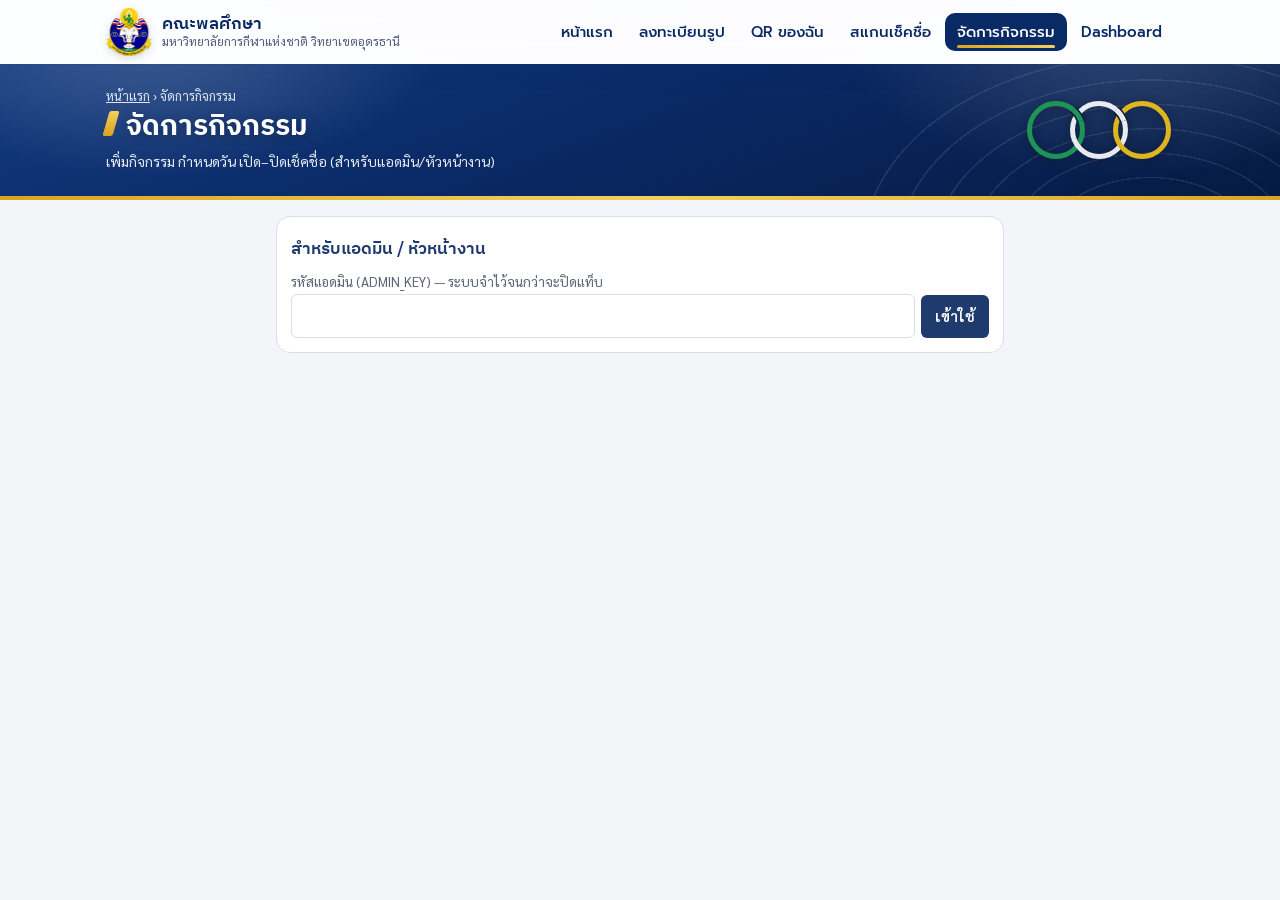
<file: activities.html>
<!DOCTYPE html>
<html lang="th">
<head>
<meta charset="utf-8">
<meta name="viewport" content="width=device-width, initial-scale=1">
<title>จัดการกิจกรรม · คณะพลศึกษา</title>
<!-- ส่งคำขอไป Apps Script แทน google.script.run -->
<script src="api.js"></script>
<style>
  :root { --navy:#1f3b6e; --line:#d9dee8; --muted:#5b6475; --ok:#1a7f4b; --err:#b42318; }
  * { box-sizing:border-box; }
  body { margin:0; font:15px/1.5 'Sarabun',Arial,sans-serif; color:#1b1f29; }
  main { max-width:760px; margin:0 auto; padding:16px; }
  h3 { margin:6px 0 10px; font-size:17px; color:var(--navy); }
  select, input, button { font:inherit; }
  input, select { width:100%; padding:9px 10px; font-size:16px; border:1px solid var(--line); border-radius:6px; background:#fff; }
  button { padding:10px 14px; border:0; border-radius:6px; background:var(--navy); color:#fff; cursor:pointer; font-weight:600; }
  button.ghost { background:#fff; color:var(--navy); border:1px solid var(--navy); }
  button.ok { background:var(--ok); }
  button.link { background:none; color:var(--err); padding:4px 6px; font-weight:600; }
  button:disabled { opacity:.5; cursor:default; }
  .row { display:flex; gap:6px; align-items:center; }
  .row > * { flex:1; }
  .box { background:#fff; border:1px solid var(--line); border-radius:14px; padding:14px; margin-bottom:12px; }
  details.box summary { cursor:pointer; font-weight:700; color:var(--navy); }
  label { display:block; font-size:13.5px; color:var(--muted); margin:6px 0 2px; }
  .act { background:#fff; border:1px solid var(--line); border-left:5px solid #b0bec5; border-radius:12px; padding:12px 14px; margin-bottom:10px; }
  .act.s-เปิดเช็คชื่อ { border-left-color:#2e7d32; background:#f1f8f2; }
  .act.s-กำหนดวันแล้ว { border-left-color:#f2b705; }
  .act.s-ปิดแล้ว, .act.s-ยกเลิก { opacity:.7; }
  .name { font-weight:700; font-size:16px; }
  .meta { color:var(--muted); font-size:13px; }
  .badge { display:inline-block; padding:0 7px; border-radius:99px; font-size:11.5px; background:#eceff1; margin-right:4px; }
  .date { display:grid; grid-template-columns:70px 1fr 90px 32px; gap:4px; margin-top:6px; align-items:center; }
  .date select { padding:5px 4px; }
  .date .clear { background:none; color:var(--muted); padding:0; font-size:16px; }
  .thai { font-size:13.5px; color:var(--navy); margin-top:2px; }
  .btns { display:flex; gap:6px; margin-top:6px; align-items:center; }
  .btns .main { flex:1; }
  .more { position:relative; }
  .more summary { list-style:none; cursor:pointer; padding:4px 8px; border:1px solid var(--line); border-radius:6px; color:var(--muted); font-weight:700; }
  .more summary::-webkit-details-marker { display:none; }
  .more .menu { position:absolute; right:0; top:30px; z-index:3; background:#fff; border:1px solid var(--line); border-radius:8px; box-shadow:0 4px 12px rgba(0,0,0,.12); padding:4px; white-space:nowrap; }
  #msg { position:fixed; left:50%; transform:translateX(-50%); bottom:18px; z-index:50; padding:10px 16px; border-radius:10px; font-size:14px; font-weight:600; display:none; box-shadow:0 6px 18px rgba(0,0,0,.18); max-width:92vw; }
  .hidden { display:none !important; }
  .tools { display:flex; gap:8px; flex-wrap:wrap; margin-bottom:12px; }
  .tools a, .tools button { text-decoration:none; font-weight:700; font-size:14px; padding:8px 14px; border-radius:99px; border:1px solid var(--line); background:#fff; color:var(--navy); }
  #msg.ok { display:block; background:#e3f4ea; color:var(--ok); }
  #msg.err { display:block; background:#fdecea; color:var(--err); }
  .empty { color:var(--muted); text-align:center; padding:16px 0; }
</style>
<link rel="stylesheet" href="theme.css">
<link rel="icon" href="logo-mark.png">
</head>
<body>
<header class="site"><div class="wrap">
  <a class="brand" href="index.html"><img src="logo-mark.png" alt="ตรามหาวิทยาลัยการกีฬาแห่งชาติ"><span><b>คณะพลศึกษา</b><small>มหาวิทยาลัยการกีฬาแห่งชาติ วิทยาเขตอุดรธานี</small></span></a>
  <nav aria-label="เมนูหลัก"><a href="index.html">หน้าแรก</a><a href="register.html">ลงทะเบียนรูป</a><a href="myqr.html">QR ของฉัน</a><a href="scan.html">สแกนเช็คชื่อ</a><a href="activities.html" aria-current="page">จัดการกิจกรรม</a><a href="dashboard.html">Dashboard</a></nav>
</div></header>
<section class="band"><div class="wrap"><div class="titles"><div class="crumb"><a href="index.html">หน้าแรก</a> › จัดการกิจกรรม</div><h1>จัดการกิจกรรม</h1><p>เพิ่มกิจกรรม กำหนดวัน เปิด–ปิดเช็คชื่อ (สำหรับแอดมิน/หัวหน้างาน)</p></div></div></section>
<main>
<div id="msg"></div>

<section class="box hidden" id="login">
  <h3>สำหรับแอดมิน / หัวหน้างาน</h3>
  <label for="key">รหัสแอดมิน (ADMIN_KEY) — ระบบจำไว้จนกว่าจะปิดแท็บ</label>
  <div class="row"><input id="key" type="password" autocomplete="current-password"><button id="btnIn" style="flex:none">เข้าใช้</button></div>
</section>

<div id="app" class="hidden">
<div class="tools"><a href="scan.html">ไปหน้าสแกน</a><a href="dashboard.html">Dashboard</a><button id="btnReload" type="button">⟳ รีเฟรช</button><button id="btnOut" type="button">ออก</button></div>

<div class="box">
  <label for="term">ภาคเรียน</label>
  <select id="term"></select>
</div>

<details class="box" id="newsBox">
  <summary>ประกาศถึงนักศึกษา (เด้งเป็นข้อความแชทบนหน้าเว็บ)</summary>
  <p class="meta" style="margin:6px 0 0">กิจกรรมที่กำหนดวันแล้วในสัปดาห์นี้/สัปดาห์หน้า ระบบประกาศให้อัตโนมัติ — ช่องนี้ใช้สำหรับข่าวอื่นเพิ่มเติม</p>
  <label for="nTitle">หัวข้อ</label>
  <input id="nTitle" maxlength="120" placeholder="เช่น เลื่อนเข้าแถวเป็นวันพฤหัสบดี">
  <label for="nBody">รายละเอียด</label>
  <textarea id="nBody" rows="3" maxlength="1000" style="width:100%;padding:9px 10px;font:inherit;border:1px solid var(--line);border-radius:6px"></textarea>
  <label for="nUntil">แสดงถึงวันที่ (เว้นว่าง = แสดงจนกว่าจะซ่อน)</label>
  <input id="nUntil" type="date">
  <div class="btns"><button class="main" id="btnNews" type="button">ประกาศ</button></div>
  <div id="newsList" style="margin-top:8px"></div>
</details>

<details class="box" id="addBox">
  <summary>เพิ่มกิจกรรม</summary>
  <label for="aName">ชื่อกิจกรรม</label>
  <input id="aName" placeholder="เช่น กิจกรรมวันไหว้ครู">
  <div class="row">
    <div><label for="aType">ประเภท</label><select id="aType"></select></div>
    <div><label for="aYears">ชั้นปี</label><input id="aYears" value="ทั้งหมด" placeholder="ทั้งหมด หรือ 1,2"></div>
  </div>
  <label for="aWindow">ช่วงที่จัด (ถ้ายังไม่รู้วัน)</label>
  <input id="aWindow" placeholder="เช่น ปลาย พ.ย. 69">
  <label>วันที่จริง (ถ้ารู้แล้ว)</label>
  <div id="aDate"></div>
  <div class="btns"><button class="main" id="btnAdd">บันทึกกิจกรรม</button></div>
</details>

<h3 id="listTitle">กิจกรรม</h3>
<div id="list"><div class="empty">กำลังโหลด…</div></div>
</div>
</main>

<script>
  const $ = id => document.getElementById(id);
  const MONTHS = ['ม.ค.','ก.พ.','มี.ค.','เม.ย.','พ.ค.','มิ.ย.','ก.ค.','ส.ค.','ก.ย.','ต.ค.','พ.ย.','ธ.ค.'];
  const THIS_BE = new Date().getFullYear() + 543;
  let DATA = null, KEY = '';
  // ชื่อฟังก์ชันในแผงชีต -> ฟังก์ชันเว็บที่ต้องใช้รหัสแอดมิน
  const WEB = { panelData: 'webActivities', saveActivityDate: 'webSetActivityDate', setActivityStatus: 'webSetActivityStatus', addActivity: 'webAddActivity' };
  const sstore = (k, v) => { try { v == null ? sessionStorage.removeItem(k) : sessionStorage.setItem(k, v); } catch (e) {} };
  const sload = k => { try { return sessionStorage.getItem(k); } catch (e) { return null; } };

  function say(text, ok) {
    const m = $('msg'); m.textContent = text; m.className = ok ? 'ok' : 'err';
    clearTimeout(say.t); say.t = setTimeout(() => { m.className = ''; }, 4000);
  }
  function esc(s) { return String(s == null ? '' : s).replace(/[&<>"]/g, c => ({ '&': '&amp;', '<': '&lt;', '>': '&gt;', '"': '&quot;' }[c])); }
  function call(fn, args, done) {
    google.script.run.withSuccessHandler(done).withFailureHandler(e => {
      say(e.message, false);
      if (/เฉพาะแอดมิน/.test(e.message)) { sstore('dash_key', null); $('app').classList.add('hidden'); $('login').classList.remove('hidden'); }
    })[WEB[fn]].apply(null, [KEY].concat(args));
  }

  // ---------- ตัวเลือกวันที่ วัน / เดือน / ปี พ.ศ. (ไม่ขึ้นกับภาษาของเครื่อง)
  function dateHtml(iso) {
    const [y, m, d] = iso ? iso.split('-').map(Number) : [0, 0, 0];
    const be = y ? y + 543 : 0;
    const years = [THIS_BE - 1, THIS_BE, THIS_BE + 1, THIS_BE + 2];
    if (be && years.indexOf(be) < 0) years.push(be);
    const opt = (v, t, sel) => '<option value="' + v + '"' + (sel ? ' selected' : '') + '>' + t + '</option>';
    let h = '<select class="d" aria-label="วัน">' + opt('', 'วัน', !d);
    for (let i = 1; i <= 31; i++) h += opt(i, i, i === d);
    h += '</select><select class="m" aria-label="เดือน">' + opt('', 'เดือน', !m);
    MONTHS.forEach((t, i) => { h += opt(i + 1, t, i + 1 === m); });
    h += '</select><select class="y" aria-label="ปี พ.ศ.">' + opt('', 'ปี', !be);
    years.sort().forEach(v => { h += opt(v, v, v === be); });
    return h + '</select><button class="clear" title="ล้างวันที่" type="button">✕</button>';
  }
  /** อ่านค่าจาก 3 ช่อง -> 'yyyy-mm-dd' (ค.ศ.), '' = ยังไม่ครบ, null = วันไม่มีจริง */
  function readDate(box) {
    const d = +box.querySelector('.d').value, m = +box.querySelector('.m').value, be = +box.querySelector('.y').value;
    if (!d || !m || !be) return '';
    const y = be - 543, dt = new Date(y, m - 1, d);
    if (dt.getMonth() !== m - 1) return null;
    return y + '-' + String(m).padStart(2, '0') + '-' + String(d).padStart(2, '0');
  }
  function thaiFull(iso) {
    if (!iso) return 'ยังไม่กำหนดวัน';
    const [y, m, d] = iso.split('-').map(Number);
    const wd = new Date(y, m - 1, d).toLocaleDateString('th-TH', { weekday: 'long' });
    return wd + 'ที่ ' + d + ' ' + MONTHS[m - 1] + ' ' + (y + 543);
  }

  function load(term) { call('panelData', [term || ''], d => { DATA = d; sstore('dash_key', KEY); $('login').classList.add('hidden'); $('app').classList.remove('hidden'); render(); }); }

  function render() {
    const S = DATA.status;
    $('term').innerHTML = DATA.terms.map(t => '<option' + (t === DATA.term ? ' selected' : '') + '>' + esc(t) + '</option>').join('');
    if (!$('aType').options.length) {
      $('aType').innerHTML = DATA.types.map(t => '<option>' + esc(t) + '</option>').join('');
      $('aDate').className = 'date'; $('aDate').innerHTML = dateHtml('');
    }
    $('listTitle').textContent = 'กิจกรรมภาค ' + DATA.term + ' (' + DATA.list.length + ')' + (DATA.viewer ? ' · 👤 ' + DATA.viewer : '');
    if (!DATA.list.length) { $('list').innerHTML = '<div class="empty">ยังไม่มีกิจกรรมในภาคนี้</div>'; return; }
    $('list').innerHTML = DATA.list.map(a => {
      let main = '', side = '', more = '';
      if (a.status === S.PLAN || a.status === S.DATED) {
        main = '<button class="ok main" data-act="open">▶ เปิดเช็คชื่อ</button>';
        more = '<button class="link" data-act="cancel">ยกเลิกกิจกรรมนี้</button>';
      } else if (a.status === S.OPEN) {
        main = '<button class="main" data-act="close">■ ปิดเช็คชื่อ</button>';
        more = '<button class="link" data-act="drytest" style="color:var(--navy)">🧪 ทดสอบรายงาน (ส่งถึงบัญชีกลาง)</button>';
        side = '<button class="ghost" data-act="back" title="กดเปิดผิด — กลับไปสถานะก่อนเปิด">↩ ย้อนกลับ</button>';
      } else if (a.status === S.CLOSED) {
        main = '<button class="ok main" data-act="report">📨 สรุปผลแจ้งที่ปรึกษา</button>';
        side = '<button class="ghost" data-act="reopen" title="เปิดเช็คชื่อใหม่">↺</button>';
        more = '<button class="link" data-act="drytest" style="color:var(--navy)">🧪 ทดสอบรายงาน (ส่งถึงบัญชีกลาง)</button>';
        more = '<button class="link" data-act="back">↩ ย้อนกลับ (ไม่นับในสรุปผล)</button>';
      } else {
        main = '<button class="ghost main" data-act="back">↺ กู้คืนกิจกรรม</button>';
      }
      const moreHtml = more ? '<details class="more"><summary title="ตัวเลือกเพิ่มเติม">⋯</summary><div class="menu">' + more + '</div></details>' : '';
      const editable = a.status !== S.CLOSED && a.status !== S.CANCEL;
      return '<div class="act s-' + esc(a.status) + '" data-code="' + esc(a.code) + '" data-date="' + esc(a.date) + '">' +
        '<div class="name">' + esc(a.name) + '</div>' +
        '<div class="meta"><span class="badge">' + esc(a.status) + '</span>' + esc(a.type) + ' · ปี ' + esc(a.years) +
        (a.window ? ' · ช่วง: ' + esc(a.window) : '') + ' · ' + esc(a.code) + '</div>' +
        (editable ? '<div class="date">' + dateHtml(a.date) + '</div>' : '') +
        '<div class="thai">📅 ' + thaiFull(a.date) + '</div>' +
        '<div class="btns">' + main + side + moreHtml + '</div></div>';
    }).join('');
  }

  $('term').onchange = e => load(e.target.value);

  // เปลี่ยนวัน/เดือน/ปี — บันทึกเมื่อเลือกครบทั้ง 3 ช่อง
  $('list').addEventListener('change', e => {
    if (e.target.tagName !== 'SELECT') return;
    const card = e.target.closest('.act'), iso = readDate(card.querySelector('.date'));
    if (iso === '') return;
    if (iso === null) return say('วันที่นี้ไม่มีจริง (เช่น 31 ก.พ.) กรุณาเลือกใหม่', false);
    call('saveActivityDate', [card.dataset.code, iso], () => { say('บันทึกวันที่แล้ว: ' + thaiFull(iso), true); load(DATA.term); });
  });

  $('list').addEventListener('click', e => {
    if (e.target.classList.contains('clear')) {
      const card = e.target.closest('.act');
      if (!card.dataset.date) { card.querySelectorAll('.date select').forEach(s => { s.value = ''; }); return; }
      call('saveActivityDate', [card.dataset.code, ''], () => { say('ล้างวันที่แล้ว', true); load(DATA.term); });
      return;
    }
    const act = e.target.dataset.act; if (!act) return;
    const card = e.target.closest('.act'), code = card.dataset.code, S = DATA.status;
    if (act === 'report' || act === 'drytest') {
      const nm = card.querySelector('.name').textContent, dry = act === 'drytest';
      if (!confirm(dry ? 'ทดสอบรายงาน "' + nm + '"\nอีเมลทุกฉบับจะส่งถึงบัญชีกลางแทนอาจารย์ (อาจารย์ไม่ได้รับ) และไม่บันทึกรายงาน'
                       : 'สรุปผล "' + nm + '" และส่งอีเมลถึงอาจารย์ที่ปรึกษาทุกห้องที่เกี่ยวข้อง?\n(ส่งซ้ำได้ แต่อาจารย์จะได้อีเมลซ้ำ)')) return;
      const label = e.target.textContent;
      e.target.disabled = true; e.target.textContent = '⏳ กำลังสรุปและส่งอีเมล…';
      google.script.run.withSuccessHandler(r => {
        e.target.disabled = false; e.target.textContent = label;
        say((r.dryRun ? '🧪 ทดสอบ: ส่ง ' + r.mails + ' ฉบับถึง ' + r.testTo : 'สรุปผล ' + r.rooms + ' ห้อง · ส่งอีเมล ' + r.mails + ' ฉบับ') + (r.skipped.length ? ' · ข้าม: ' + r.skipped.join(' / ') : ''), !r.skipped.length);
      }).withFailureHandler(x => { e.target.disabled = false; e.target.textContent = label; say(x.message, false); })
        .webReportActivity(KEY, code, dry);
      return;
    }
    const name = card.querySelector('.name').textContent;
    const target = { open: S.OPEN, reopen: S.OPEN, close: S.CLOSED, cancel: S.CANCEL, back: S.DATED }[act];
    const ask = {
      open: card.dataset.date ? null : 'ยังไม่ได้กำหนดวัน ระบบจะใส่ "วันนี้" เป็นวันจัดกิจกรรม\nเปิดเช็คชื่อ "' + name + '" ใช่ไหม?',
      close: 'ปิดเช็คชื่อ "' + name + '"?\nกิจกรรมนี้จะถูกนับในสรุปผล',
      cancel: 'ยกเลิกกิจกรรม "' + name + '"?\nจะไม่ถูกนับในสรุปผล (กู้คืนได้ภายหลัง)',
      back: 'ย้อน "' + name + '" กลับไปสถานะก่อนเปิดเช็คชื่อ?\nการเช็คชื่อที่บันทึกแล้วยังอยู่ แต่จะไม่ถูกนับจนกว่าจะปิดเช็คชื่อ'
    }[act];
    if (ask && !confirm(ask)) return;
    e.target.disabled = true;
    call('setActivityStatus', [code, target], st => { say(name + ': ' + st, true); load(DATA.term); });
  });

  // ปิดเมนู ⋯ ที่เปิดค้างเมื่อคลิกที่อื่น
  document.addEventListener('click', e => {
    document.querySelectorAll('details.more[open]').forEach(d => { if (!d.contains(e.target)) d.open = false; });
  });

  $('btnAdd').onclick = () => {
    const iso = readDate($('aDate'));
    if (iso === null) return say('วันที่นี้ไม่มีจริง กรุณาเลือกใหม่', false);
    const p = { name: $('aName').value.trim(), type: $('aType').value, years: $('aYears').value.trim(),
                window: $('aWindow').value.trim(), date: iso, term: DATA.term };
    if (!p.name) return say('กรุณาใส่ชื่อกิจกรรม', false);
    $('btnAdd').disabled = true;
    google.script.run
      .withSuccessHandler(code => {
        $('btnAdd').disabled = false; say('เพิ่มกิจกรรมแล้ว (' + code + ')', true);
        $('aName').value = ''; $('aWindow').value = ''; $('aDate').innerHTML = dateHtml('');
        $('addBox').open = false; load(DATA.term);
      })
      .withFailureHandler(e => { $('btnAdd').disabled = false; say(e.message, false); })
      .webAddActivity(KEY, p);
  };

  // ---------- ประกาศ
  function loadNews() {
    google.script.run.withSuccessHandler(list => {
      $('newsList').innerHTML = list.length ? list.slice(0, 15).map(n => {
        const off = n.until && n.until < new Date().toISOString().slice(0, 10);
        return '<div class="act" style="' + (off ? 'opacity:.55' : '') + '"><div class="name">' + esc(n.title) + '</div><div class="meta">' + esc(n.at) + ' · ' + esc(n.by) +
          (n.until ? ' · ถึง ' + esc(n.until) : '') + (off ? ' · ซ่อนแล้ว' : '') + '</div>' + (n.body ? '<div style="white-space:pre-line;margin-top:4px">' + esc(n.body) + '</div>' : '') +
          (off ? '' : '<div class="btns"><button class="link" data-hide="' + n.row + '" type="button">ซ่อนประกาศนี้</button></div>') + '</div>';
      }).join('') : '<div class="empty">ยังไม่มีประกาศ</div>';
    }).withFailureHandler(e => say(e.message, false)).webNews(KEY);
  }
  $('newsBox').addEventListener('toggle', () => { if ($('newsBox').open) loadNews(); });
  $('newsList').addEventListener('click', e => {
    const row = e.target.dataset.hide; if (!row || !confirm('ซ่อนประกาศนี้?')) return;
    google.script.run.withSuccessHandler(() => { say('ซ่อนประกาศแล้ว', true); loadNews(); }).withFailureHandler(x => say(x.message, false)).webRemoveNews(KEY, +row);
  });
  $('btnNews').onclick = () => {
    const p = { title: $('nTitle').value.trim(), body: $('nBody').value.trim(), until: $('nUntil').value };
    if (!p.title) return say('กรุณาใส่หัวข้อประกาศ', false);
    $('btnNews').disabled = true;
    google.script.run.withSuccessHandler(() => {
      $('btnNews').disabled = false; $('nTitle').value = ''; $('nBody').value = ''; $('nUntil').value = '';
      say('ประกาศแล้ว — นักศึกษาจะเห็นภายในไม่กี่นาที', true); loadNews();
    }).withFailureHandler(x => { $('btnNews').disabled = false; say(x.message, false); }).webAddNews(KEY, p);
  };

  $('btnIn').onclick = () => { KEY = $('key').value.trim(); if (KEY) load(''); };
  $('key').onkeydown = e => { if (e.key === 'Enter') $('btnIn').click(); };
  $('btnReload').onclick = () => load(DATA ? DATA.term : '');
  $('btnOut').onclick = () => { sstore('dash_key', null); location.reload(); };
  KEY = sload('dash_key') || '';
  if (KEY) load(''); else $('login').classList.remove('hidden');
</script>
</body>
</html>
</file>
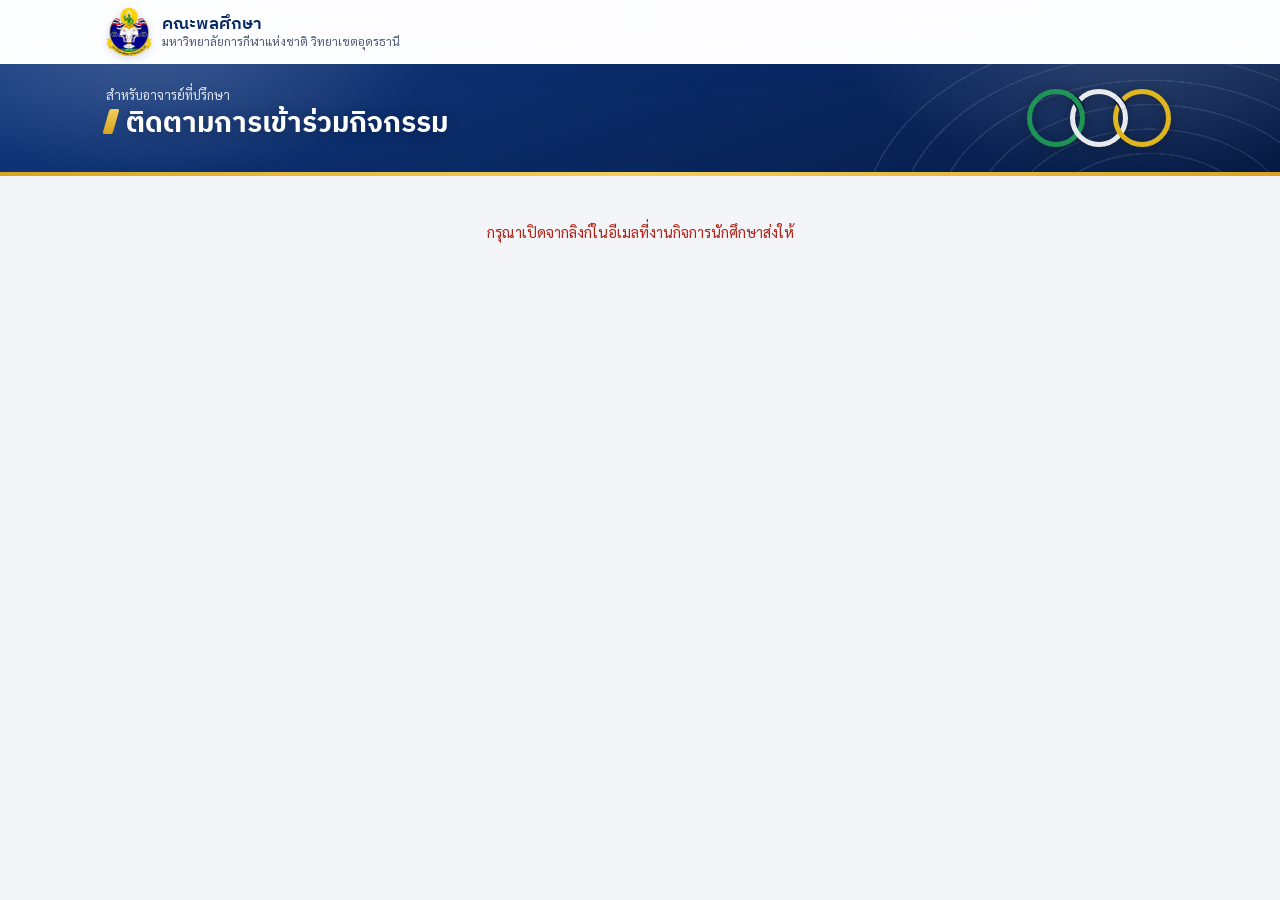
<file: advisor.html>
<!DOCTYPE html>
<html lang="th">
<head>
<meta charset="utf-8">
<meta name="viewport" content="width=device-width, initial-scale=1">
<meta name="robots" content="noindex">
<title>อาจารย์ที่ปรึกษา · ติดตามกิจกรรมนักศึกษา</title>
<!-- ส่งคำขอไป Apps Script แทน google.script.run -->
<script src="api.js"></script>
<style>
  :root { --navy:#0a2a66; --gold:#d9a520; --line:#e1e5ec; --track:#edf0f5; --text:#1b1f29; --text-2:#52596a; --muted:#7a8193; --series:#2a78d6; --ok:#0b6b0b; --bad:#b42318; }
  * { box-sizing:border-box; }
  body { margin:0; color:var(--text); font-size:15px; }
  main { max-width:1100px; margin:0 auto; padding:16px; }
  .hidden { display:none !important; }
  .card { background:#fff; border:1px solid var(--line); padding:16px; margin-bottom:14px; }
  h2 { margin:0 0 4px; font-size:18px; }
  .sub { margin:0 0 12px; color:var(--text-2); font-size:13px; line-height:1.55; }
  .kpis { display:grid; grid-template-columns:repeat(auto-fit, minmax(150px, 1fr)); gap:10px; margin-bottom:14px; }
  .kpi { background:#fff; border:1px solid var(--line); border-radius:14px; padding:12px 14px; border-left:4px solid var(--navy); }
  .kpi .l { font-size:13px; color:var(--text-2); }
  .kpi .v { font-family:'Prompt',sans-serif; font-size:26px; font-weight:600; color:var(--navy); }
  .kpi .v small { font-size:14px; color:var(--muted); }
  .tools { display:flex; gap:8px; flex-wrap:wrap; align-items:center; margin-bottom:10px; font-size:14px; }
  .tools select, .tools input { font:inherit; padding:7px 10px; border:1px solid var(--line); border-radius:8px; }
  .wrap { overflow-x:auto; }
  table { width:100%; border-collapse:collapse; font-size:13.5px; }
  th, td { padding:7px 8px; border-bottom:1px solid var(--line); text-align:center; white-space:nowrap; }
  th { color:var(--text-2); font-weight:600; font-size:12px; position:sticky; top:0; background:#fff; }
  td.l, th.l { text-align:left; }
  td.name { text-align:left; min-width:180px; }
  td.name small { display:block; color:var(--muted); font-size:12px; }
  .pct { font-weight:700; font-variant-numeric:tabular-nums; }
  .risk td { background:#fff5f5; }
  .tag { display:inline-block; padding:1px 8px; border-radius:99px; font-size:12px; font-weight:700; background:var(--track); color:var(--text-2); }
  .tag.ok { background:#e7f6ee; color:var(--ok); } .tag.bad { background:#fdecea; color:var(--bad); }
  .act-h { writing-mode:vertical-rl; transform:rotate(180deg); max-height:130px; font-size:11.5px; }
  .rep { border:1px solid var(--line); border-radius:12px; padding:10px 12px; margin-bottom:8px; font-size:14px; line-height:1.55; }
  .rep small { color:var(--muted); display:block; }
  .msg { color:var(--bad); padding:30px 0; text-align:center; }
  .legend { font-size:12.5px; color:var(--text-2); margin-top:8px; }
</style>
<link rel="stylesheet" href="theme.css">
<link rel="icon" href="logo-mark.png">
</head>
<body>
<header class="site"><div class="wrap">
  <a class="brand" href="index.html"><img src="logo-mark.png" alt="ตรามหาวิทยาลัยการกีฬาแห่งชาติ"><span><b>คณะพลศึกษา</b><small>มหาวิทยาลัยการกีฬาแห่งชาติ วิทยาเขตอุดรธานี</small></span></a>
</div></header>
<section class="band"><div class="wrap"><div class="titles"><div class="crumb">สำหรับอาจารย์ที่ปรึกษา</div><h1 id="title">ติดตามการเข้าร่วมกิจกรรม</h1><p id="who">กำลังโหลด…</p></div></div></section>

<main>
  <div id="err" class="msg hidden"></div>
  <div id="app" class="hidden">
    <div class="kpis" id="kpis"></div>

    <section class="card">
      <h2>นักศึกษาในห้อง</h2>
      <p class="sub">ร้อยละคิดจากกิจกรรมที่ปิดแล้วและนับในร้อยละ · แถวสีแดงอ่อน = ต่ำกว่าเกณฑ์ผ่าน · กดหัวคอลัมน์ไม่ได้ ใช้ตัวเลือก "เรียงตาม"</p>
      <div class="tools">
        <label>เรียงตาม <select id="sort"><option value="pct">ร้อยละ (น้อย → มาก)</option><option value="id">รหัสนักศึกษา</option></select></label>
        <input id="q" placeholder="ค้นหาชื่อ / รหัส / ชื่อเล่น">
      </div>
      <div class="wrap"><table id="tbl"></table></div>
      <p class="legend">✅ เข้าร่วม · ⭐ เข้าร่วม (ผลประเมิน G) · ⏳ รอตรวจสอบ · ❌ ไม่ได้เข้าร่วม · 🇹🇭 ธงชาติ มา/จัด · 🤝 จิตอาสาปีนี้</p>
    </section>

    <section class="card">
      <h2>รายงานสรุปผลจากหัวหน้างาน</h2>
      <p class="sub">รายงานเดียวกับที่ส่งเข้าอีเมลของอาจารย์ เมื่อหัวหน้างานกดสรุปผลแต่ละกิจกรรม</p>
      <div id="reports"></div>
    </section>
    <p class="sub" style="text-align:center">ลิงก์นี้เป็นของอาจารย์เท่านั้น มีข้อมูลส่วนบุคคลของนักศึกษา กรุณาอย่าส่งต่อ</p>
  </div>
</main>

<script>
  const $ = id => document.getElementById(id);
  const esc = s => String(s == null ? '' : s).replace(/[&<>"]/g, c => ({ '&': '&amp;', '<': '&lt;', '>': '&gt;', '"': '&quot;' }[c]));
  const TH_MONTH = ['ม.ค.', 'ก.พ.', 'มี.ค.', 'เม.ย.', 'พ.ค.', 'มิ.ย.', 'ก.ค.', 'ส.ค.', 'ก.ย.', 'ต.ค.', 'พ.ย.', 'ธ.ค.'];
  const thDate = iso => { const m = String(iso || '').match(/^(\d{4})-(\d{2})-(\d{2})/); return m ? +m[3] + ' ' + TH_MONTH[+m[2] - 1] : ''; };
  const MARK = { P: '✅', G: '⭐', '?': '⏳', '': '❌' };
  let D = null;

  // โทเคนจากลิงก์ในอีเมล — จำไว้ในเครื่องนี้ เปิดครั้งต่อไปไม่ต้องหาอีเมล
  const params = new URLSearchParams(location.search);
  let token = params.get('t') || '';
  try { if (token) localStorage.setItem('pe_adv_t', token); else token = localStorage.getItem('pe_adv_t') || ''; } catch (e) { /* โหมดส่วนตัว */ }
  if (params.get('t')) history.replaceState(null, '', location.pathname);   // ไม่ให้โทเคนค้างในแถบที่อยู่/ประวัติการแชร์หน้าจอ

  function fail(msg) { $('err').textContent = msg; $('err').classList.remove('hidden'); $('who').textContent = ''; }
  if (!token) fail('กรุณาเปิดจากลิงก์ในอีเมลที่งานกิจการนักศึกษาส่งให้');
  else google.script.run.withSuccessHandler(r => {
    if (!r.ok) return fail(r.msg);
    D = r; render();
  }).withFailureHandler(e => fail('เชื่อมต่อระบบไม่ได้: ' + e.message)).advisorData(token);

  function render() {
    $('title').textContent = 'ชั้นปีที่ ' + D.year + ' ห้อง ' + D.room;
    $('who').textContent = D.advisor + ' · ภาคเรียน ' + D.term;
    $('app').classList.remove('hidden');
    const st = D.students, withPct = st.filter(s => s.percent != null);
    const mean = withPct.length ? withPct.reduce((a, s) => a + s.percent, 0) / withPct.length : null;
    const pass = withPct.filter(s => s.percent >= D.passPercent).length;
    const lastIdx = D.activities.length - 1;
    const lastCame = lastIdx >= 0 ? st.filter(s => s.marks[lastIdx]).length : null;
    const k = (l, v) => '<div class="kpi"><div class="l">' + l + '</div><div class="v">' + v + '</div></div>';
    $('kpis').innerHTML = k('นักศึกษา', st.length + ' <small>คน</small>') +
      k('ค่าเฉลี่ยการเข้าร่วม', mean == null ? '—' : mean.toFixed(1) + '<small>%</small>') +
      k('ผ่านเกณฑ์ ' + D.passPercent + '%', withPct.length ? pass + ' <small>/ ' + withPct.length + '</small>' : '—') +
      k('กิจกรรมล่าสุด', lastIdx >= 0 ? lastCame + ' <small>/ ' + st.length + ' มา</small>' : '—') +
      k('ส่งรูปแล้ว', st.filter(s => s.photo && s.photo !== 'ยังไม่มีรูป').length + ' <small>/ ' + st.length + '</small>') +
      k('เปิดใช้ QR แล้ว', st.filter(s => s.qr).length + ' <small>/ ' + st.length + '</small>');
    table();
    $('reports').innerHTML = D.reports.length ? D.reports.map(r => '<div class="rep"><small>' + esc(r.at) + '</small><b>' + esc(r.act) + '</b> — มา ' + r.came + '/' + r.total + ' คน' +
      (r.absent ? '<br><span style="color:var(--bad)">ไม่ได้เข้าร่วม:</span> ' + esc(r.absent) : ' · มาครบทุกคน 🎉') + '</div>').join('') : '<p class="sub">ยังไม่มีรายงาน</p>';
  }

  function table() {
    const q = $('q').value.trim().toLowerCase();
    const list = D.students.filter(s => !q || (s.id + ' ' + s.name + ' ' + s.nick).toLowerCase().indexOf(q) >= 0)
      .sort($('sort').value === 'id' ? (a, b) => a.id.localeCompare(b.id) : (a, b) => (a.percent == null ? 999 : a.percent) - (b.percent == null ? 999 : b.percent));
    $('tbl').innerHTML = '<thead><tr><th class="l">นักศึกษา</th><th>ร้อยละ</th><th>ผล</th><th>🇹🇭</th><th>🤝</th>' +
      D.activities.map(a => '<th title="' + esc(a.name) + '"><div class="act-h">' + esc(thDate(a.date) + ' ' + a.name.slice(0, 18)) + '</div></th>').join('') +
      '<th>รูป / QR</th><th class="l">เบอร์</th></tr></thead><tbody>' +
      list.map(s => '<tr class="' + (s.percent != null && s.percent < D.passPercent ? 'risk' : '') + '"><td class="name">' + esc(s.name) + (s.nick ? ' (' + esc(s.nick) + ')' : '') + '<small>' + esc(s.id) + '</small></td>' +
        '<td class="pct">' + (s.percent == null ? '—' : s.percent + '%') + '</td>' +
        '<td>' + (s.group ? '<span class="tag ' + (s.group === 'ผ่าน' ? 'ok' : 'bad') + '">' + esc(s.group) + '</span>' : '—') + '</td>' +
        '<td>' + esc(s.flagText || '—') + '</td><td>' + s.volunteer + '/' + D.volunteerMin + '</td>' +
        s.marks.map(m => '<td>' + MARK[m] + '</td>').join('') +
        '<td>' + (s.photo === 'อนุมัติ' ? '🖼️✅' : s.photo === 'รอตรวจ' ? '🖼️⏳' : s.photo === 'ไม่ผ่าน' ? '🖼️❌' : '—') + ' ' + (s.qr ? '📱' : '') + '</td>' +
        '<td class="l">' + (s.phone ? '<a href="tel:' + esc(s.phone) + '">' + esc(s.phone) + '</a>' : '—') + '</td></tr>').join('') + '</tbody>';
  }
  $('sort').onchange = table;
  $('q').oninput = table;
</script>
</body>
</html>
</file>
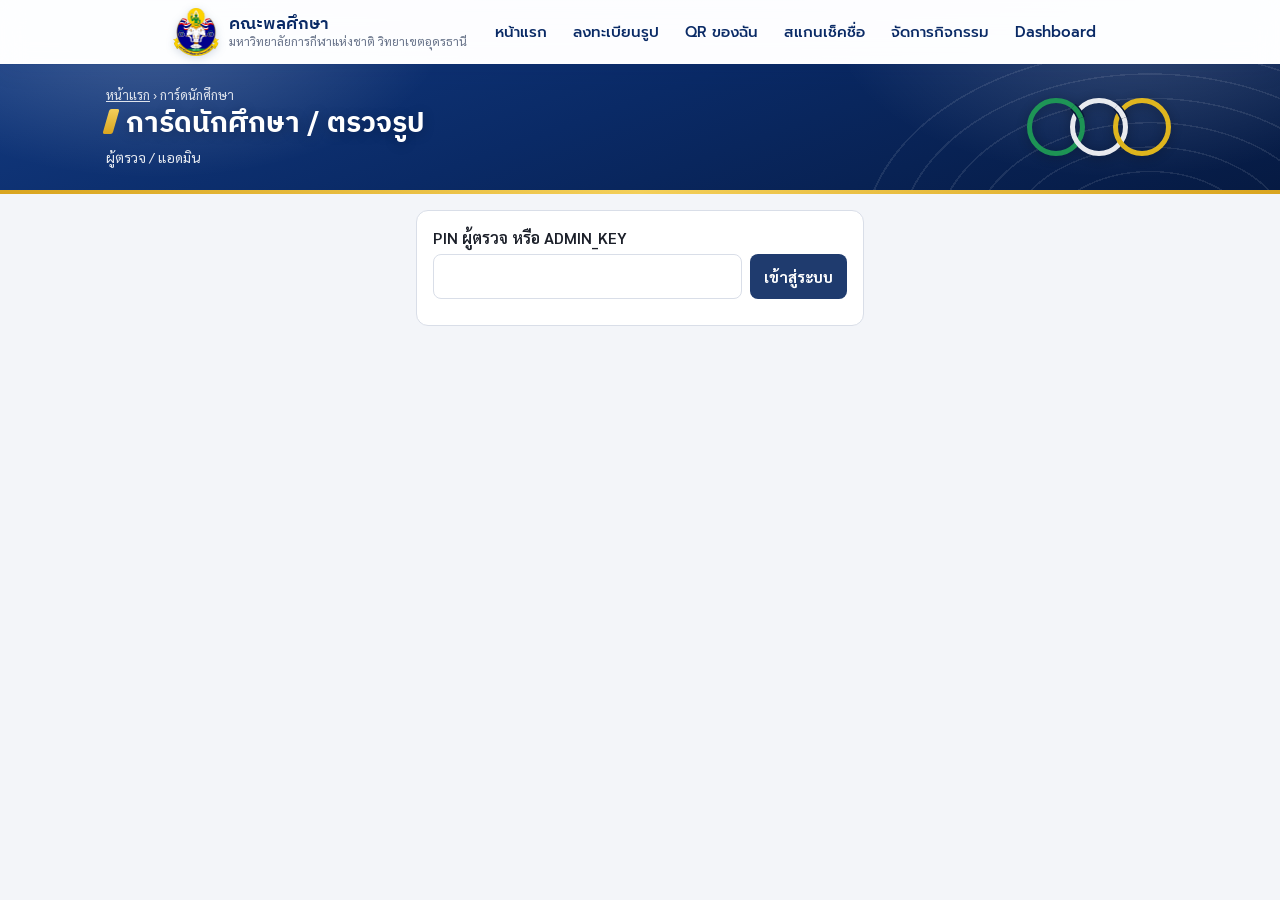
<file: card.html>
<!DOCTYPE html>
<html lang="th">
<head>
<meta charset="utf-8">
<meta name="viewport" content="width=device-width, initial-scale=1">
<title>การ์ดนักศึกษา / ตรวจรูป</title>
<!-- ส่งคำขอไป Apps Script แทน google.script.run -->
<script src="api.js"></script>
<link href="https://fonts.googleapis.com/css2?family=Sarabun:wght@400;600;700&display=swap" rel="stylesheet">
<style>
  :root { --navy:#1f3b6e; --gold:#f2b705; --bg:#f4f6fa; --line:#d9dee8; --ok:#1a7f4b; --err:#b42318; --warn:#b54708; }
  * { box-sizing:border-box; }
  body { margin:0; background:var(--bg); font-family:'Sarabun',sans-serif; color:#1b1f29; }
  header { background:var(--navy); color:#fff; padding:14px 16px; border-bottom:4px solid var(--gold);
    display:flex; justify-content:space-between; align-items:center; gap:8px; }
  header h1 { margin:0; font-size:18px; }
  header small { opacity:.85; font-size:13px; }
  main { max-width:480px; margin:0 auto; padding:16px; }
  .panel { background:#fff; border:1px solid var(--line); border-radius:12px; padding:16px; margin-bottom:14px; }
  input { width:100%; padding:11px 12px; font:inherit; font-size:16px; border:1px solid var(--line); border-radius:8px; }
  .row { display:flex; gap:8px; } .row input { flex:1; }
  button { padding:11px 14px; font:inherit; font-size:15px; font-weight:700; color:#fff; background:var(--navy);
    border:0; border-radius:8px; cursor:pointer; }
  button.ok { background:var(--ok); } button.bad { background:var(--err); } button.ghost { background:#fff; color:var(--navy); border:1px solid var(--navy); }
  button:disabled { opacity:.5; }
  .msg { margin-top:10px; font-size:14px; } .msg.err { color:var(--err); }
  .stu { text-align:center; }
  .stu img, .stu .nophoto { width:200px; height:250px; object-fit:cover; border-radius:12px; border:3px solid var(--line);
    background:#eef1f6; margin:0 auto 12px; display:flex; align-items:center; justify-content:center; color:#5b6475; }
  .stu h2 { margin:0; font-size:22px; }
  .stu .id { font-size:18px; letter-spacing:1px; color:#5b6475; margin:2px 0 12px; }
  .stu dl { display:grid; grid-template-columns:auto 1fr; gap:6px 10px; text-align:left; font-size:15px; margin:0; }
  .stu dt { color:#5b6475; } .stu dd { margin:0; font-weight:600; }
  .badge { display:inline-block; padding:2px 10px; border-radius:99px; font-size:13px; font-weight:600; }
  .b-ok { background:#e3f4ea; color:var(--ok); } .b-wait { background:#fff3e0; color:var(--warn); } .b-bad { background:#fdecea; color:var(--err); }
  .admin { display:flex; gap:8px; margin-top:14px; } .admin button { flex:1; }
  .hidden { display:none !important; }
</style>
<link rel="stylesheet" href="theme.css">
<link rel="icon" href="logo-mark.png">
<link rel="apple-touch-icon" href="apple-touch-icon.png">
</head>
<body>
<header class="site"><div class="wrap">
  <a class="brand" href="index.html"><img src="logo-mark.png" alt="ตรามหาวิทยาลัยการกีฬาแห่งชาติ"><span><b>คณะพลศึกษา</b><small>มหาวิทยาลัยการกีฬาแห่งชาติ วิทยาเขตอุดรธานี</small></span></a>
  <nav aria-label="เมนูหลัก"><a href="index.html">หน้าแรก</a><a href="register.html">ลงทะเบียนรูป</a><a href="myqr.html">QR ของฉัน</a><a href="scan.html">สแกนเช็คชื่อ</a><a href="activities.html">จัดการกิจกรรม</a><a href="dashboard.html">Dashboard</a></nav>
</div></header>
<section class="band"><div class="wrap"><div class="titles"><div class="crumb"><a href="index.html">หน้าแรก</a> › การ์ดนักศึกษา</div><h1>การ์ดนักศึกษา / ตรวจรูป</h1><small id="who">ผู้ตรวจ / แอดมิน</small></div><button class="hidden" id="btnOut">ออก</button></div></section>
<main>
  <section class="panel" id="login">
    <label for="key" style="font-weight:600">PIN ผู้ตรวจ หรือ ADMIN_KEY</label>
    <div class="row" style="margin-top:6px">
      <input id="key" type="password" autocomplete="off">
      <button id="btnIn">เข้าสู่ระบบ</button>
    </div>
    <div class="msg" id="msgIn"></div>
  </section>

  <section class="hidden" id="app">
    <div class="panel">
      <div class="row">
        <input id="sid" type="tel" inputmode="numeric" placeholder="รหัสนักศึกษา">
        <button id="btnFind">ค้นหา</button>
      </div>
      <button class="ghost hidden" id="btnPending" style="width:100%;margin-top:8px">ไล่ตรวจรูปที่รออนุมัติ</button>
      <div class="msg" id="msgFind"></div>
    </div>

    <div class="panel stu hidden" id="result">
      <img id="rPhoto" alt="">
      <div class="nophoto hidden" id="rNoPhoto">ยังไม่มีรูปถ่าย</div>
      <h2 id="rName"></h2>
      <div class="id" id="rId"></div>
      <dl>
        <dt>ชั้นปี / ห้อง</dt><dd id="rClass"></dd>
        <dt>อาจารย์ที่ปรึกษา</dt><dd id="rAdvisor"></dd>
        <dt>ชื่อเล่น</dt><dd id="rNick"></dd>
        <dt class="adm">อีเมล</dt><dd class="adm" id="rEmail"></dd>
        <dt class="adm">เบอร์มือถือ</dt><dd class="adm" id="rPhone"></dd>
        <dt>สถานะรูป</dt><dd><span class="badge" id="rStatus"></span></dd>
      </dl>
      <div class="admin hidden" id="adminBtns">
        <button class="ok" data-s="อนุมัติ">อนุมัติรูป</button>
        <button class="bad" data-s="ไม่ผ่าน">ไม่ผ่าน</button>
      </div>
      <div class="admin hidden" id="qrBox">
        <button class="ghost" id="btnResetQr">รีเซ็ต QR (นักศึกษาเปลี่ยนมือถือ)</button>
      </div>
    </div>
  </section>
</main>

<script>
  const $ = id => document.getElementById(id);
  let KEY = '', ROLE = '', queue = [];

  function store(k, v) { try { v == null ? sessionStorage.removeItem(k) : sessionStorage.setItem(k, v); } catch (e) {} }
  function load(k) { try { return sessionStorage.getItem(k); } catch (e) { return null; } }
  function err(el, t) { el.textContent = t; el.className = 'msg err'; }
  function badge(s) {
    const el = $('rStatus'); el.textContent = s;
    el.className = 'badge ' + (s === 'อนุมัติ' ? 'b-ok' : s === 'รอตรวจ' ? 'b-wait' : 'b-bad');
  }

  function login(k) {
    google.script.run.withSuccessHandler(r => {
      if (!r.ok) { store('ck', null); return err($('msgIn'), r.msg); }
      KEY = k; ROLE = r.role; store('ck', k);
      $('who').textContent = (r.role === 'admin' ? 'แอดมิน' : 'ผู้ตรวจ: ' + r.name);
      $('login').classList.add('hidden'); $('app').classList.remove('hidden'); $('btnOut').classList.remove('hidden');
      $('btnPending').classList.toggle('hidden', ROLE !== 'admin');
      $('sid').focus();
    }).withFailureHandler(e => err($('msgIn'), e.message)).checkKey(k);
  }

  function find(id) {
    $('msgFind').textContent = 'กำลังค้นหา…'; $('msgFind').className = 'msg';
    google.script.run.withSuccessHandler(r => {
      if (!r.ok) { $('result').classList.add('hidden'); return err($('msgFind'), r.msg); }
      $('msgFind').textContent = queue.length ? 'เหลือรอตรวจอีก ' + queue.length + ' คน' : '';
      $('rPhoto').classList.toggle('hidden', !r.photo); $('rNoPhoto').classList.toggle('hidden', !!r.photo);
      if (r.photo) $('rPhoto').src = r.photo;
      $('rName').textContent = r.fullName; $('rId').textContent = r.id;
      $('rClass').textContent = 'ปี ' + r.year + ' / ห้อง ' + r.room;
      $('rAdvisor').textContent = r.advisor || '-';
      document.querySelectorAll('.adm').forEach(el => el.classList.toggle('hidden', ROLE !== 'admin'));
      $('rEmail').textContent = r.email || '-';
      $('rNick').textContent = r.nickname || '-';
      $('rPhone').textContent = r.phone || '-';
      badge(r.photoStatus);
      $('adminBtns').classList.toggle('hidden', !(ROLE === 'admin' && r.photo));
      $('qrBox').classList.toggle('hidden', ROLE !== 'admin');
      $('result').classList.remove('hidden'); $('result').dataset.id = r.id;
    }).withFailureHandler(e => err($('msgFind'), e.message)).getStudentCard(KEY, id);
  }

  $('btnIn').onclick = () => { const k = $('key').value.trim(); if (k) login(k); };
  $('key').onkeydown = e => { if (e.key === 'Enter') $('btnIn').click(); };
  $('btnFind').onclick = () => { queue = []; const id = $('sid').value.trim(); if (id) find(id); };
  $('sid').onkeydown = e => { if (e.key === 'Enter') $('btnFind').click(); };
  $('btnOut').onclick = () => { store('ck', null); location.reload(); };

  $('btnPending').onclick = () => {
    google.script.run.withSuccessHandler(r => {
      if (!r.ok) return err($('msgFind'), r.msg);
      queue = r.ids;
      if (!queue.length) { $('msgFind').textContent = 'ไม่มีรูปรอตรวจ'; $('msgFind').className = 'msg'; return; }
      find(queue.shift());
    }).listPendingPhotos(KEY);
  };

  // เหตุผลที่ใช้บ่อย (ตามประกาศข้อ 4) — พิมพ์เลขข้อ หรือพิมพ์ข้อความเองก็ได้
  const REASONS = [
    'ไม่ได้แต่งกายสุภาพ (ใส่ชุดวอร์ม เสื้อกีฬา เสื้อยืด หรือเสื้อกล้าม)',
    'ใบหน้าไม่ชัด เบลอ มืด หรือย้อนแสง',
    'สวมหมวก แว่นกันแดด หรือหน้ากากอนามัย',
    'ไม่ใช่ภาพหน้าตรงครึ่งตัว หรือใบหน้าไม่อยู่กลางภาพ',
    'ใช้ฟิลเตอร์/แอปแต่งหน้า หรือเป็นภาพถ่ายจากหน้าจอ/บัตร/AI',
    'ไม่ใช่รูปของนักศึกษาเอง หรือมีบุคคลอื่นในภาพ'
  ];
  $('adminBtns').onclick = e => {
    const s = e.target.dataset.s; if (!s) return;
    let reason = '';
    if (s === 'ไม่ผ่าน') {
      const ans = prompt('เหตุผลที่รูปไม่ผ่าน (นักศึกษาจะเห็นเหตุผลที่หน้าลงทะเบียน)\nพิมพ์เลขข้อ หรือพิมพ์ข้อความเอง\n\n' +
        REASONS.map((t, i) => (i + 1) + '. ' + t).join('\n'), '1');
      if (ans === null) return;
      reason = REASONS[Number(ans.trim()) - 1] || ans.trim();
      if (!reason) return alert('กรุณาระบุเหตุผล');
    }
    $('adminBtns').querySelectorAll('button').forEach(b => b.disabled = true);
    google.script.run.withSuccessHandler(r => {
      $('adminBtns').querySelectorAll('button').forEach(b => b.disabled = false);
      if (!r.ok) return err($('msgFind'), r.msg);
      badge(r.photoStatus);
      $('msgFind').textContent = r.photoStatus + ' · ' + (r.mail || ''); $('msgFind').className = 'msg';
      if (queue.length) setTimeout(() => find(queue.shift()), 600);
    }).withFailureHandler(x => {
      $('adminBtns').querySelectorAll('button').forEach(b => b.disabled = false);
      err($('msgFind'), x.message);
    }).setPhotoStatus(KEY, $('result').dataset.id, s, reason);
  };

  $('btnResetQr').onclick = () => {
    const id = $('result').dataset.id;
    if (!confirm('รีเซ็ต QR ของ ' + id + '?\nQR บนมือถือเครื่องเดิมจะใช้ไม่ได้ทันที')) return;
    google.script.run.withSuccessHandler(r => alert(r.msg)).withFailureHandler(e => alert(e.message)).adminResetQr(KEY, id);
  };

  const saved = load('ck'); if (saved) login(saved);
</script>
</body>
</html>
</file>
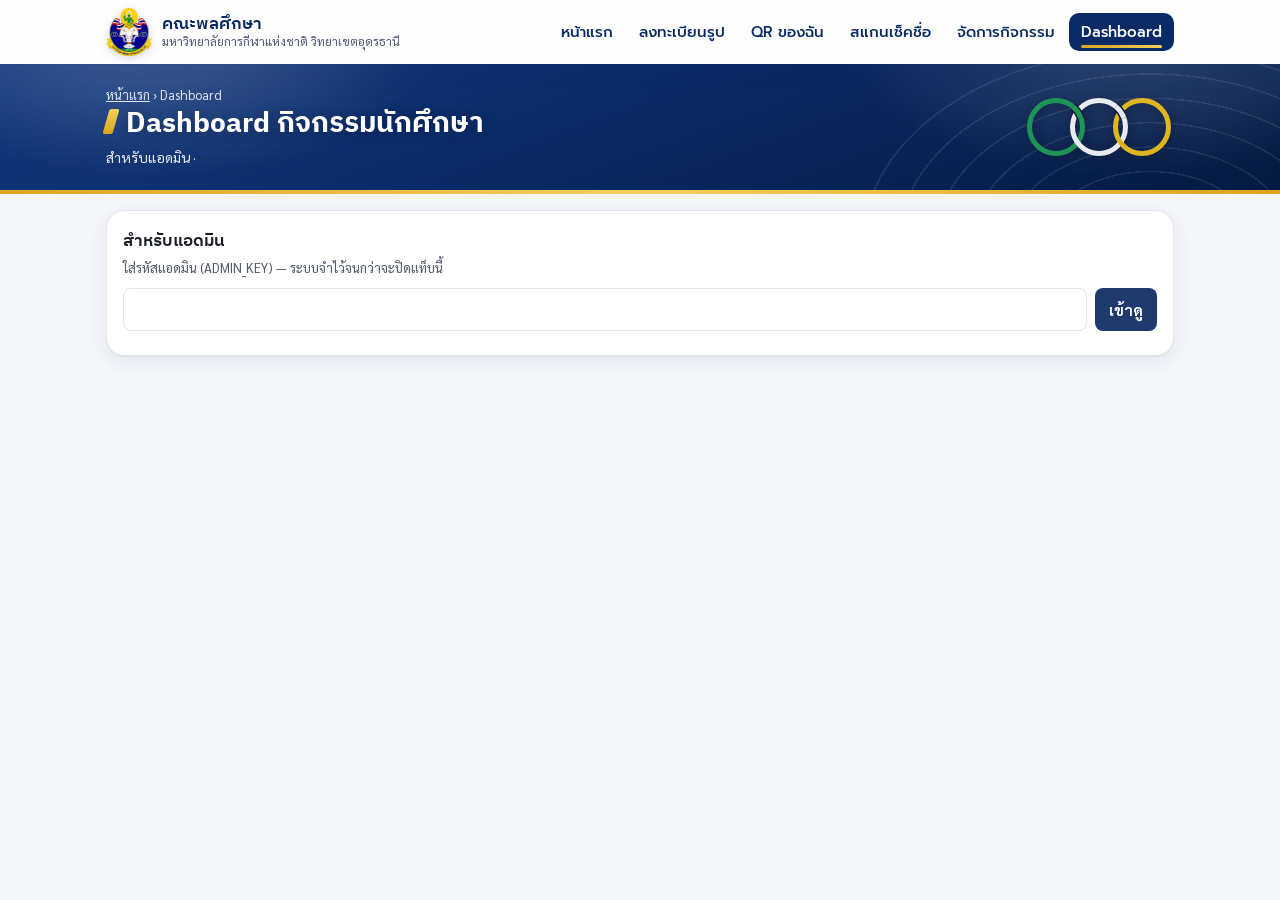
<file: dashboard.html>
<!DOCTYPE html>
<html lang="th">
<head>
<meta charset="utf-8">
<meta name="viewport" content="width=device-width, initial-scale=1">
<title>Dashboard กิจกรรมนักศึกษา</title>
<!-- ส่งคำขอไป Apps Script แทน google.script.run -->
<script src="api.js"></script>
<link href="https://fonts.googleapis.com/css2?family=Sarabun:wght@400;600;700&display=swap" rel="stylesheet">
<style>
  :root {
    color-scheme: light;
    --navy:#1f3b6e; --gold:#f2b705;
    --bg:#f4f6fa; --surface:#ffffff; --line:#e1e5ec; --track:#edf0f5;
    --text:#1b1f29; --text-2:#52596a; --muted:#7a8193;
    --series:#2a78d6;
    --good:#0ca30c; --warning:#fab219; --serious:#ec835a; --critical:#d03b3b; --critical-2:#8f1d1d; --none:#c9ced8;
    --ok-ink:#0b6b0b; --bad-ink:#b42318;
  }
  @media (prefers-color-scheme: dark) {
    :root:not([data-theme="light"]) {
      color-scheme: dark;
      --bg:#121417; --surface:#1a1a19; --line:#30343b; --track:#272b31;
      --text:#f0efec; --text-2:#c3c2b7; --muted:#9a9a92;
      --series:#3987e5; --none:#4a4f58; --critical-2:#b54747;
      --ok-ink:#5fd35f; --bad-ink:#f08080;
    }
  }
  :root[data-theme="dark"] {
    color-scheme: dark;
    --bg:#121417; --surface:#1a1a19; --line:#30343b; --track:#272b31;
    --text:#f0efec; --text-2:#c3c2b7; --muted:#9a9a92;
    --series:#3987e5; --none:#4a4f58; --critical-2:#b54747;
    --ok-ink:#5fd35f; --bad-ink:#f08080;
  }
  * { box-sizing:border-box; }
  body { margin:0; background:var(--bg); color:var(--text); font-family:'Sarabun',system-ui,sans-serif; font-size:15px; }
  header { background:var(--navy); color:#fff; padding:14px 16px; border-bottom:4px solid var(--gold); }
  header .in { max-width:1100px; margin:0 auto; display:flex; gap:12px; align-items:center; justify-content:space-between; flex-wrap:wrap; }
  header h1 { margin:0; font-size:20px; }
  header p { margin:2px 0 0; font-size:13px; opacity:.85; }
  header a { color:#fff; font-size:13px; }
  main { max-width:1100px; margin:0 auto; padding:16px; }
  .hidden { display:none !important; }
  .card { background:var(--surface); border:1px solid var(--line); border-radius:14px; padding:16px; margin-bottom:14px; }
  h2 { margin:0 0 4px; font-size:17px; color:var(--text); }
  .sub { margin:0 0 12px; color:var(--text-2); font-size:13px; }
  input, select { font:inherit; font-size:16px; padding:10px 12px; border:1px solid var(--line); border-radius:8px; background:var(--surface); color:var(--text); }
  button { font:inherit; font-weight:700; border:0; border-radius:8px; padding:10px 14px; background:var(--navy); color:#fff; cursor:pointer; }
  button.ghost { background:transparent; color:var(--text); border:1px solid var(--line); font-weight:600; }
  .msg { color:var(--bad-ink); font-size:14px; margin-top:8px; }

  /* แถบตัวกรอง */
  .filters { display:flex; flex-wrap:wrap; gap:8px; align-items:center; margin-bottom:14px; }
  .chip { padding:7px 14px; border-radius:99px; border:1px solid var(--line); background:var(--surface); color:var(--text); font-weight:600; }
  .chip[aria-pressed="true"] { background:var(--navy); border-color:var(--navy); color:#fff; }
  .filters .sp { flex:1; }
  .stamp { color:var(--muted); font-size:13px; }

  /* ตัวเลขสรุป */
  .kpis { display:grid; grid-template-columns:repeat(auto-fill, minmax(150px, 1fr)); gap:10px; margin-bottom:14px; }
  .kpi { background:var(--surface); border:1px solid var(--line); border-radius:12px; padding:12px 14px; }
  .kpi .l { color:var(--text-2); font-size:13px; }
  .kpi .v { font-size:28px; font-weight:700; line-height:1.2; font-variant-numeric:tabular-nums; }
  .kpi .v small { font-size:15px; color:var(--muted); font-weight:600; }
  .kpi .n { color:var(--muted); font-size:12px; }
  .kpi.warn { border-color:var(--warning); }

  /* แถบซ้อน (stacked bar) — ช่องว่าง 2px ระหว่างส่วน ปลายมน 4px */
  .legend { display:flex; flex-wrap:wrap; gap:6px 14px; margin:0 0 10px; font-size:13px; color:var(--text-2); }
  .legend i { display:inline-block; width:12px; height:12px; border-radius:3px; vertical-align:-1px; margin-right:5px; }
  .rows { display:grid; gap:6px; }
  .brow { display:grid; grid-template-columns:78px 1fr 92px; gap:10px; align-items:center; padding:3px 4px; border-radius:8px; }
  .brow.click { cursor:pointer; }
  .brow.click:hover, .brow:focus-visible { background:var(--track); outline:none; }
  .brow .lab { font-weight:600; font-size:14px; white-space:nowrap; }
  .brow .val { text-align:right; font-size:13px; color:var(--text-2); font-variant-numeric:tabular-nums; white-space:nowrap; }
  .stack { display:flex; gap:2px; height:18px; background:var(--surface); }
  .stack span { display:block; height:100%; min-width:2px; }
  .stack span:first-child { border-radius:4px 0 0 4px; }
  .stack span:last-child { border-radius:0 4px 4px 0; }
  .stack span:only-child { border-radius:4px; }
  .names { grid-column:1 / -1; margin:2px 0 8px 88px; padding:10px 12px; background:var(--track); border-radius:8px; font-size:13px; line-height:1.7; color:var(--text-2); }
  .names b { color:var(--text); }
  .yearhead { font-size:13px; color:var(--muted); font-weight:700; margin:10px 0 2px; }

  /* ตาราง */
  .tablewrap { overflow-x:auto; }
  table { width:100%; border-collapse:collapse; font-size:14px; }
  th, td { text-align:left; padding:8px 10px; border-bottom:1px solid var(--line); vertical-align:middle; }
  th { color:var(--text-2); font-weight:600; font-size:13px; white-space:nowrap; }
  td.num, th.num { text-align:right; font-variant-numeric:tabular-nums; }
  .pill { display:inline-block; padding:2px 9px; border-radius:99px; font-size:12px; font-weight:700; white-space:nowrap; background:var(--track); color:var(--text-2); }
  .pill.open { background:#c8e6c9; color:#0b4d0b; }
  .pill.closed { background:#cfd8dc; color:#263238; }
  .pill.dated { background:#fff3cd; color:#6b4e00; }
  .pill.cancel { background:#f8d7da; color:#7a1c24; }
  .meter { display:flex; align-items:center; gap:8px; min-width:150px; }
  .meter .tr { flex:1; height:10px; background:var(--track); border-radius:4px; overflow:hidden; }
  .meter .tr span { display:block; height:100%; background:var(--series); border-radius:4px; }
  .meter b { font-size:13px; font-weight:600; color:var(--text-2); min-width:78px; text-align:right; font-variant-numeric:tabular-nums; }
  .flag { color:var(--bad-ink); font-weight:600; }
  .empty { color:var(--muted); font-size:14px; padding:6px 0; }

  #tip { position:fixed; z-index:50; pointer-events:none; background:var(--text); color:var(--surface); font-size:13px; padding:7px 10px; border-radius:8px; max-width:260px; line-height:1.5; box-shadow:0 4px 14px rgba(0,0,0,.2); }
  @media (max-width:600px) {
    .brow { grid-template-columns:62px 1fr 74px; gap:6px; }
    .names { margin-left:0; }
    .kpi .v { font-size:24px; }
  }
</style>
<link rel="stylesheet" href="theme.css">
<link rel="icon" href="logo-mark.png">
<link rel="apple-touch-icon" href="apple-touch-icon.png">
</head>
<body data-dark>
<header class="site"><div class="wrap">
  <a class="brand" href="index.html"><img src="logo-mark.png" alt="ตรามหาวิทยาลัยการกีฬาแห่งชาติ"><span><b>คณะพลศึกษา</b><small>มหาวิทยาลัยการกีฬาแห่งชาติ วิทยาเขตอุดรธานี</small></span></a>
  <nav aria-label="เมนูหลัก"><a href="index.html">หน้าแรก</a><a href="register.html">ลงทะเบียนรูป</a><a href="myqr.html">QR ของฉัน</a><a href="scan.html">สแกนเช็คชื่อ</a><a href="activities.html">จัดการกิจกรรม</a><a href="dashboard.html" aria-current="page">Dashboard</a></nav>
</div></header>
<section class="band"><div class="wrap"><div class="titles"><div class="crumb"><a href="index.html">หน้าแรก</a> › Dashboard</div><h1>Dashboard กิจกรรมนักศึกษา</h1><p>สำหรับแอดมิน · <span id="hTerm"></span></p></div></div></section>

<main>
  <section class="card hidden" id="login">
    <h2>สำหรับแอดมิน</h2>
    <p class="sub">ใส่รหัสแอดมิน (ADMIN_KEY) — ระบบจำไว้จนกว่าจะปิดแท็บนี้</p>
    <div style="display:flex;gap:8px;flex-wrap:wrap">
      <input id="key" type="password" autocomplete="current-password" style="flex:1;min-width:200px">
      <button id="btnIn">เข้าดู</button>
    </div>
    <div class="msg" id="msgIn"></div>
  </section>

  <div id="dash" class="hidden">
    <div class="filters" role="group" aria-label="กรองชั้นปี">
      <span class="stamp">ชั้นปี:</span>
      <button class="chip" data-y="" aria-pressed="true">ทั้งหมด</button>
      <button class="chip" data-y="1" aria-pressed="false">ปี 1</button>
      <button class="chip" data-y="2" aria-pressed="false">ปี 2</button>
      <button class="chip" data-y="3" aria-pressed="false">ปี 3</button>
      <button class="chip" data-y="4" aria-pressed="false">ปี 4</button>
      <span class="sp"></span>
      <span class="stamp" id="stamp"></span>
      <button class="ghost" id="btnReload">⟳ รีเฟรช</button>
      <button class="ghost" id="btnOut">ออก</button>
    </div>

    <div class="kpis" id="kpis"></div>

    <section class="card">
      <h2>ความคืบหน้าการลงทะเบียนรูปถ่าย</h2>
      <p class="sub" id="regSub"></p>
      <div class="legend" id="regLegend"></div>
      <div class="rows" id="regRows"></div>
    </section>

    <section class="card">
      <h2>ผลการเข้าร่วมกิจกรรม (ผ่าน / ซ่อมกิจกรรม)</h2>
      <p class="sub" id="resSub"></p>
      <div class="legend" id="resLegend"></div>
      <div class="rows" id="resRows"></div>
      <div class="tablewrap" style="margin-top:12px"><table id="resTable"></table></div>
    </section>

    <section class="card">
      <h2>กิจกรรมภาคเรียนนี้</h2>
      <p class="sub">จำนวนผู้เข้าร่วม (ไม่นับซ้ำ) เทียบกับจำนวนนักศึกษาชั้นปีที่ต้องเข้าร่วม</p>
      <div class="tablewrap"><table id="actTable"></table></div>
    </section>

    <section class="card">
      <h2>รายการที่ต้องตรวจสอบ</h2>
      <p class="sub">แจ้งหน้าไม่ตรงรูป / สแกนเร็วผิดปกติ — รายการ "รอตรวจสอบ" ยังไม่นับในร้อยละ จนกว่าหัวหน้างานจะตรวจและลบคำนี้ในชีต "บันทึกเช็คชื่อ"</p>
      <div class="tablewrap"><table id="alertTable"></table></div>
    </section>

    <section class="card">
      <h2>ผู้ตรวจ</h2>
      <p class="sub">ใช้ดูความผิดปกติ เช่น สแกนเร็วผิดปกติบ่อย หรือพิมพ์รหัสแทนการสแกน</p>
      <div class="tablewrap"><table id="ckTable"></table></div>
    </section>
  </div>
</main>
<div id="tip" class="hidden" role="tooltip"></div>

<script>
  const $ = id => document.getElementById(id);
  const esc = s => String(s == null ? '' : s).replace(/[&<>"']/g, c => ({ '&': '&amp;', '<': '&lt;', '>': '&gt;', '"': '&quot;', "'": '&#39;' }[c]));
  const store = (k, v) => { try { v == null ? sessionStorage.removeItem(k) : sessionStorage.setItem(k, v); } catch (e) {} };
  const load = k => { try { return sessionStorage.getItem(k); } catch (e) { return null; } };
  const TH_MONTH = ['ม.ค.', 'ก.พ.', 'มี.ค.', 'เม.ย.', 'พ.ค.', 'มิ.ย.', 'ก.ค.', 'ส.ค.', 'ก.ย.', 'ต.ค.', 'พ.ย.', 'ธ.ค.'];
  const thDate = iso => { const m = String(iso || '').match(/^(\d{4})-(\d{2})-(\d{2})/); return m ? +m[3] + ' ' + TH_MONTH[+m[2] - 1] + ' ' + String(+m[1] + 543).slice(2) : ''; };
  const pct = (a, b) => b ? Math.round(a * 1000 / b) / 10 : 0;
  const DEADLINE = '2026-10-19';

  // สถานะรูป — สีสถานะคู่กับไอคอน+คำเสมอ (ไม่ใช้สีอย่างเดียว)
  const PHOTO = [
    { key: 'อนุมัติ', label: '✅ อนุมัติแล้ว', color: 'var(--good)' },
    { key: 'รอตรวจ', label: '⏳ รอตรวจ', color: 'var(--warning)' },
    { key: 'ไม่ผ่าน', label: '❌ ไม่ผ่าน (ต้องส่งใหม่)', color: 'var(--critical)' },
    { key: 'ยังไม่มีรูป', label: '○ ยังไม่ส่ง', color: 'var(--none)' }
  ];
  // ผลการเข้าร่วม: ผ่าน แล้วไล่ความรุนแรงกลุ่มซ่อม 1→4
  const RESULT = [
    { key: 'ผ่าน', label: '✅ ผ่าน (≥80%)', color: 'var(--good)' },
    { key: 'กลุ่ม 1', label: 'กลุ่ม 1 (61–79%)', color: 'var(--warning)' },
    { key: 'กลุ่ม 2', label: 'กลุ่ม 2 (41–60%)', color: 'var(--serious)' },
    { key: 'กลุ่ม 3', label: 'กลุ่ม 3 (21–40%)', color: 'var(--critical)' },
    { key: 'กลุ่ม 4', label: 'กลุ่ม 4 (≤20%)', color: 'var(--critical-2)' }
  ];

  let KEY = '', DATA = null, YEAR = '', openRoom = '';
  // แถวนักศึกษา: [รหัส, ชื่อ, ชั้นปี, ห้อง, สถานะรูป, QR, ร้อยละ, กลุ่ม, ธงมา, ธงจัด, จิตอาสา]
  const S = { id: 0, name: 1, year: 2, room: 3, photo: 4, qr: 5, pct: 6, group: 7, flagIn: 8, flagHeld: 9, vol: 10 };

  // ---------- เข้าระบบ / โหลดข้อมูล
  function fetchData(k, silent) {
    if (!silent) $('msgIn').textContent = 'กำลังโหลด…';
    $('btnReload').disabled = true;
    google.script.run.withSuccessHandler(r => {
      $('btnReload').disabled = false;
      if (!r.ok) { store('dash_key', null); $('dash').classList.add('hidden'); $('login').classList.remove('hidden'); $('msgIn').textContent = r.msg; return; }
      KEY = k; store('dash_key', k); DATA = r;
      $('login').classList.add('hidden'); $('dash').classList.remove('hidden'); $('msgIn').textContent = '';
      render();
    }).withFailureHandler(e => { $('btnReload').disabled = false; $('msgIn').textContent = e.message; $('login').classList.remove('hidden'); })
      .dashboardData(k);
  }
  $('btnIn').onclick = () => { const k = $('key').value.trim(); if (k) fetchData(k); };
  $('key').onkeydown = e => { if (e.key === 'Enter') $('btnIn').click(); };
  $('btnReload').onclick = () => fetchData(KEY, true);
  $('btnOut').onclick = () => { store('dash_key', null); location.reload(); };
  document.querySelectorAll('.chip').forEach(b => b.onclick = () => {
    YEAR = b.dataset.y; openRoom = '';
    document.querySelectorAll('.chip').forEach(x => x.setAttribute('aria-pressed', String(x === b)));
    render();
  });

  const students = () => DATA.students.filter(s => !YEAR || s[S.year] === YEAR);
  const roomKey = s => s[S.year] + '/' + s[S.room];

  // ---------- วาดทั้งหน้า
  function render() {
    $('hTerm').textContent = 'ภาคเรียน ' + DATA.term;
    $('stamp').textContent = '👤 ' + (DATA.viewer || 'แอดมิน') + ' · ข้อมูล ณ ' + thDate(DATA.generatedAt) + ' ' + DATA.generatedAt.slice(11) + ' น.';
    renderKpis(); renderReg(); renderResults(); renderActs(); renderAlerts(); renderCheckers();
  }

  function kpi(label, value, note, warn) {
    return '<div class="kpi' + (warn ? ' warn' : '') + '"><div class="l">' + label + '</div><div class="v">' + value + '</div>' +
      (note ? '<div class="n">' + note + '</div>' : '') + '</div>';
  }
  function renderKpis() {
    const st = students(), n = st.length;
    const sent = st.filter(s => s[S.photo] !== 'ยังไม่มีรูป').length;
    const ok = st.filter(s => s[S.photo] === 'อนุมัติ').length;
    const wait = st.filter(s => s[S.photo] === 'รอตรวจ').length;
    const qr = st.filter(s => s[S.qr]).length;
    const acts = DATA.activities.filter(a => a.status !== 'ยกเลิก');
    const closed = acts.filter(a => a.status === 'ปิดแล้ว').length;
    const pending = DATA.alerts.filter(a => a.pending).length;
    const days = Math.ceil((new Date(DEADLINE + 'T23:59:59+07:00') - new Date()) / 86400000);
    $('kpis').innerHTML =
      kpi('นักศึกษา' + (YEAR ? ' ปี ' + YEAR : ''), n.toLocaleString('th-TH'), '') +
      kpi('ส่งรูปแล้ว', sent + ' <small>/ ' + n + '</small>', pct(sent, n) + '% · ' + (days >= 0 ? 'เหลือ ' + days + ' วันถึง 19 ต.ค.' : 'เลยกำหนดส่งแล้ว')) +
      kpi('รูปอนุมัติแล้ว', ok, wait ? '⏳ รอตรวจ ' + wait + ' คน' : 'ไม่มีรูปค้างตรวจ', wait > 0) +
      kpi('เปิดใช้ QR แล้ว', qr + ' <small>/ ' + n + '</small>', pct(qr, n) + '%') +
      kpi('กิจกรรมที่ปิดแล้ว', closed + ' <small>/ ' + acts.length + '</small>', 'นับร้อยละ ' + DATA.countedActivities + ' กิจกรรม') +
      kpi('เช็คชื่อวันนี้', DATA.todayCount, 'ทุกกิจกรรม ทุกชั้นปี') +
      kpi('⚑ รอตรวจสอบ', pending, pending ? 'ยังไม่นับในร้อยละ' : 'ไม่มีรายการค้าง', pending > 0);
  }

  // ---------- แถบซ้อน + คำอธิบายเมื่อชี้
  function legend(el, defs) { $(el).innerHTML = defs.map(d => '<span><i style="background:' + d.color + '"></i>' + d.label + '</span>').join(''); }
  function stack(defs, counts, total, label) {
    return '<div class="stack">' + defs.filter(d => counts[d.key]).map(d =>
      '<span style="flex:' + counts[d.key] + ';background:' + d.color + '" data-tip="' +
      esc(label + ' · ' + d.label + ': ' + counts[d.key] + ' คน (' + pct(counts[d.key], total) + '%)') + '"></span>').join('') + '</div>';
  }

  function renderReg() {
    const st = students();
    legend('regLegend', PHOTO);
    const rooms = {};
    st.forEach(s => { const k = roomKey(s); (rooms[k] = rooms[k] || []).push(s); });
    const keys = Object.keys(rooms).sort((a, b) => a.localeCompare(b, 'th', { numeric: true }));
    const sent = st.filter(s => s[S.photo] !== 'ยังไม่มีรูป').length;
    $('regSub').textContent = 'ส่งแล้ว ' + sent + ' จาก ' + st.length + ' คน (' + pct(sent, st.length) + '%) · กำหนดส่ง 19 ต.ค. 2569 · แตะที่ห้องเพื่อดูรายชื่อที่ยังไม่ส่ง/ต้องส่งใหม่';
    let html = '', lastYear = '';
    keys.forEach(k => {
      const list = rooms[k], y = k.split('/')[0];
      if (!YEAR && y !== lastYear) { html += '<div class="yearhead">ชั้นปีที่ ' + esc(y) + '</div>'; lastYear = y; }
      const counts = {}; list.forEach(s => { counts[s[S.photo]] = (counts[s[S.photo]] || 0) + 1; });
      const done = list.length - (counts['ยังไม่มีรูป'] || 0);
      html += '<div class="brow click" tabindex="0" role="button" aria-expanded="' + (openRoom === k) + '" data-room="' + esc(k) + '">' +
        '<span class="lab">ปี' + esc(k) + '</span>' + stack(PHOTO, counts, list.length, 'ปี ' + k) +
        '<span class="val">' + done + '/' + list.length + ' · ' + Math.round(pct(done, list.length)) + '%</span></div>';
      if (openRoom === k) {
        const todo = list.filter(s => s[S.photo] === 'ยังไม่มีรูป' || s[S.photo] === 'ไม่ผ่าน');
        html += '<div class="names">' + (todo.length
          ? '<b>ยังไม่ส่ง / ต้องส่งใหม่ ' + todo.length + ' คน:</b><br>' + todo.map(s => esc(s[S.id] + ' ' + s[S.name]) + (s[S.photo] === 'ไม่ผ่าน' ? ' <span class="flag">(ไม่ผ่าน)</span>' : '')).join('<br>')
          : '<b>ส่งครบทุกคนแล้ว ✅</b>') + '</div>';
      }
    });
    $('regRows').innerHTML = html || '<div class="empty">ไม่มีข้อมูล</div>';
    $('regRows').querySelectorAll('.brow.click').forEach(r => {
      const toggle = () => { openRoom = openRoom === r.dataset.room ? '' : r.dataset.room; renderReg(); };
      r.onclick = toggle;
      r.onkeydown = e => { if (e.key === 'Enter' || e.key === ' ') { e.preventDefault(); toggle(); } };
    });
  }

  function renderResults() {
    const st = students();
    legend('resLegend', RESULT);
    if (!DATA.countedActivities) {
      $('resSub').textContent = 'ยังไม่มีกิจกรรมที่ "ปิดแล้ว" และติ๊ก "นับในร้อยละ" ในภาคเรียนนี้ — ผลจะขึ้นเมื่อปิดกิจกรรมแรก';
      $('resLegend').innerHTML = ''; $('resRows').innerHTML = ''; $('resTable').innerHTML = '';
      return;
    }
    $('resSub').textContent = 'คิดจากกิจกรรมที่ปิดแล้ว ' + DATA.countedActivities + ' กิจกรรม · เกณฑ์ผ่าน ' + DATA.passPercent + '% · รายการ "รอตรวจสอบ" ยังไม่นับ';
    const years = YEAR ? [YEAR] : ['1', '2', '3', '4'];
    const tableRows = [];
    $('resRows').innerHTML = years.map(y => {
      const list = st.filter(s => s[S.year] === y && s[S.pct] != null);
      const counts = {}; list.forEach(s => { counts[s[S.group]] = (counts[s[S.group]] || 0) + 1; });
      const flagShort = st.filter(s => s[S.year] === y && s[S.flagHeld] && s[S.flagIn] * 100 < s[S.flagHeld] * 80).length;
      const volShort = st.filter(s => s[S.year] === y && s[S.vol] < DATA.volunteerMin).length;
      tableRows.push([y, list.length].concat(RESULT.map(d => counts[d.key] || 0), [flagShort, volShort]));
      return '<div class="brow"><span class="lab">ปี ' + y + '</span>' +
        (list.length ? stack(RESULT, counts, list.length, 'ปี ' + y) : '<div class="empty">ยังไม่มีกิจกรรมที่นับ</div>') +
        '<span class="val">ผ่าน ' + Math.round(pct(counts['ผ่าน'] || 0, list.length)) + '%</span></div>';
    }).join('');
    $('resTable').innerHTML = '<thead><tr><th>ชั้นปี</th><th class="num">คน</th>' + RESULT.map(d => '<th class="num">' + d.key + '</th>').join('') +
      '<th class="num">ธงชาติ &lt;80%</th><th class="num">จิตอาสา &lt;' + DATA.volunteerMin + '</th></tr></thead><tbody>' +
      tableRows.map(r => '<tr>' + r.map((v, i) => i === 0 ? '<td>ปี ' + v + '</td>' : '<td class="num">' + v + '</td>').join('') + '</tr>').join('') + '</tbody>';
  }

  function renderActs() {
    const pillClass = { 'เปิดเช็คชื่อ': 'open', 'ปิดแล้ว': 'closed', 'กำหนดวันแล้ว': 'dated', 'ยกเลิก': 'cancel' };
    const yrs = a => a.years === 'ทุกชั้นปี' ? null : String(a.years).split(/[,\s]+/);
    const acts = DATA.activities.filter(a => !YEAR || !yrs(a) || yrs(a).indexOf(YEAR) >= 0)
      .sort((a, b) => (a.date || '9999').localeCompare(b.date || '9999'));
    if (!acts.length) { $('actTable').innerHTML = '<tr><td class="empty">ไม่มีกิจกรรม</td></tr>'; return; }
    $('actTable').innerHTML = '<thead><tr><th>วันที่</th><th>กิจกรรม</th><th>ชั้นปี</th><th>สถานะ</th><th>ผู้เข้าร่วม</th></tr></thead><tbody>' +
      acts.map(a => {
        const p = pct(a.attended, a.expected), started = a.status === 'เปิดเช็คชื่อ' || a.status === 'ปิดแล้ว';
        return '<tr><td style="white-space:nowrap">' + (a.date ? thDate(a.date) : '<span class="stamp">' + esc(a.window || '—') + '</span>') + '</td>' +
          '<td>' + esc(a.name) + (a.countable ? '' : ' <span class="stamp">(ไม่นับ %)</span>') + '</td><td>' + esc(a.years) + '</td>' +
          '<td><span class="pill ' + (pillClass[a.status] || '') + '">' + esc(a.status) + '</span></td>' +
          '<td>' + (started ? '<div class="meter"><div class="tr"><span style="width:' + Math.min(100, p) + '%" data-tip="' +
            esc(a.name + ': ' + a.attended + ' จาก ' + a.expected + ' คน (' + p + '%)') + '"></span></div><b>' + a.attended + '/' + a.expected + ' · ' + Math.round(p) + '%</b></div>'
            : '<span class="stamp">—</span>') + '</td></tr>';
      }).join('') + '</tbody>';
  }

  function renderAlerts() {
    const list = DATA.alerts;
    if (!list.length) { $('alertTable').innerHTML = '<tr><td class="empty">ไม่มีรายการที่ต้องตรวจสอบ ✅</td></tr>'; return; }
    $('alertTable').innerHTML = '<thead><tr><th>เวลา</th><th>กิจกรรม</th><th>นักศึกษา</th><th>ผู้ตรวจ</th><th>สิ่งที่พบ</th><th>แถวในชีต</th></tr></thead><tbody>' +
      list.map(a => '<tr><td style="white-space:nowrap">' + thDate(a.time) + ' ' + esc(a.time.slice(11)) + '</td><td>' + esc(a.act) + '</td>' +
        '<td>' + esc(a.id) + '<br>' + esc(a.name) + '</td><td>' + esc(a.checker) + '</td>' +
        '<td class="' + (a.pending ? 'flag' : '') + '">' + (a.pending ? '⚑ ' : '') + esc(a.flags) + '</td><td class="num">' + a.row + '</td></tr>').join('') + '</tbody>';
  }

  function renderCheckers() {
    const list = DATA.checkers;
    if (!list.length) { $('ckTable').innerHTML = '<tr><td class="empty">ยังไม่มีการเช็คชื่อ</td></tr>'; return; }
    $('ckTable').innerHTML = '<thead><tr><th>ผู้ตรวจ</th><th class="num">สแกนทั้งหมด</th><th class="num">วันนี้</th><th class="num">สแกนเร็วผิดปกติ</th><th class="num">แจ้งหน้าไม่ตรง</th><th class="num">พิมพ์รหัส</th></tr></thead><tbody>' +
      list.map(c => '<tr><td>' + esc(c.name) + '</td><td class="num">' + c.total + '</td><td class="num">' + c.today + '</td>' +
        '<td class="num' + (c.rapid ? ' flag' : '') + '">' + c.rapid + (c.total ? ' <span class="stamp">(' + Math.round(pct(c.rapid, c.total)) + '%)</span>' : '') + '</td>' +
        '<td class="num">' + c.mismatch + '</td><td class="num">' + c.manual + '</td></tr>').join('') + '</tbody>';
  }

  // ---------- tooltip เมื่อชี้/แตะแถบ
  const tip = $('tip');
  document.addEventListener('pointerover', e => {
    const t = e.target.closest('[data-tip]');
    if (!t) { tip.classList.add('hidden'); return; }
    tip.textContent = t.dataset.tip; tip.classList.remove('hidden');
  });
  document.addEventListener('pointermove', e => {
    if (tip.classList.contains('hidden')) return;
    const x = Math.min(e.clientX + 12, window.innerWidth - tip.offsetWidth - 8);
    tip.style.left = Math.max(8, x) + 'px'; tip.style.top = (e.clientY + 16) + 'px';
  });
  document.addEventListener('scroll', () => tip.classList.add('hidden'), { passive: true });

  const saved = load('dash_key');
  if (saved) fetchData(saved); else $('login').classList.remove('hidden');
</script>
</body>
</html>
</file>
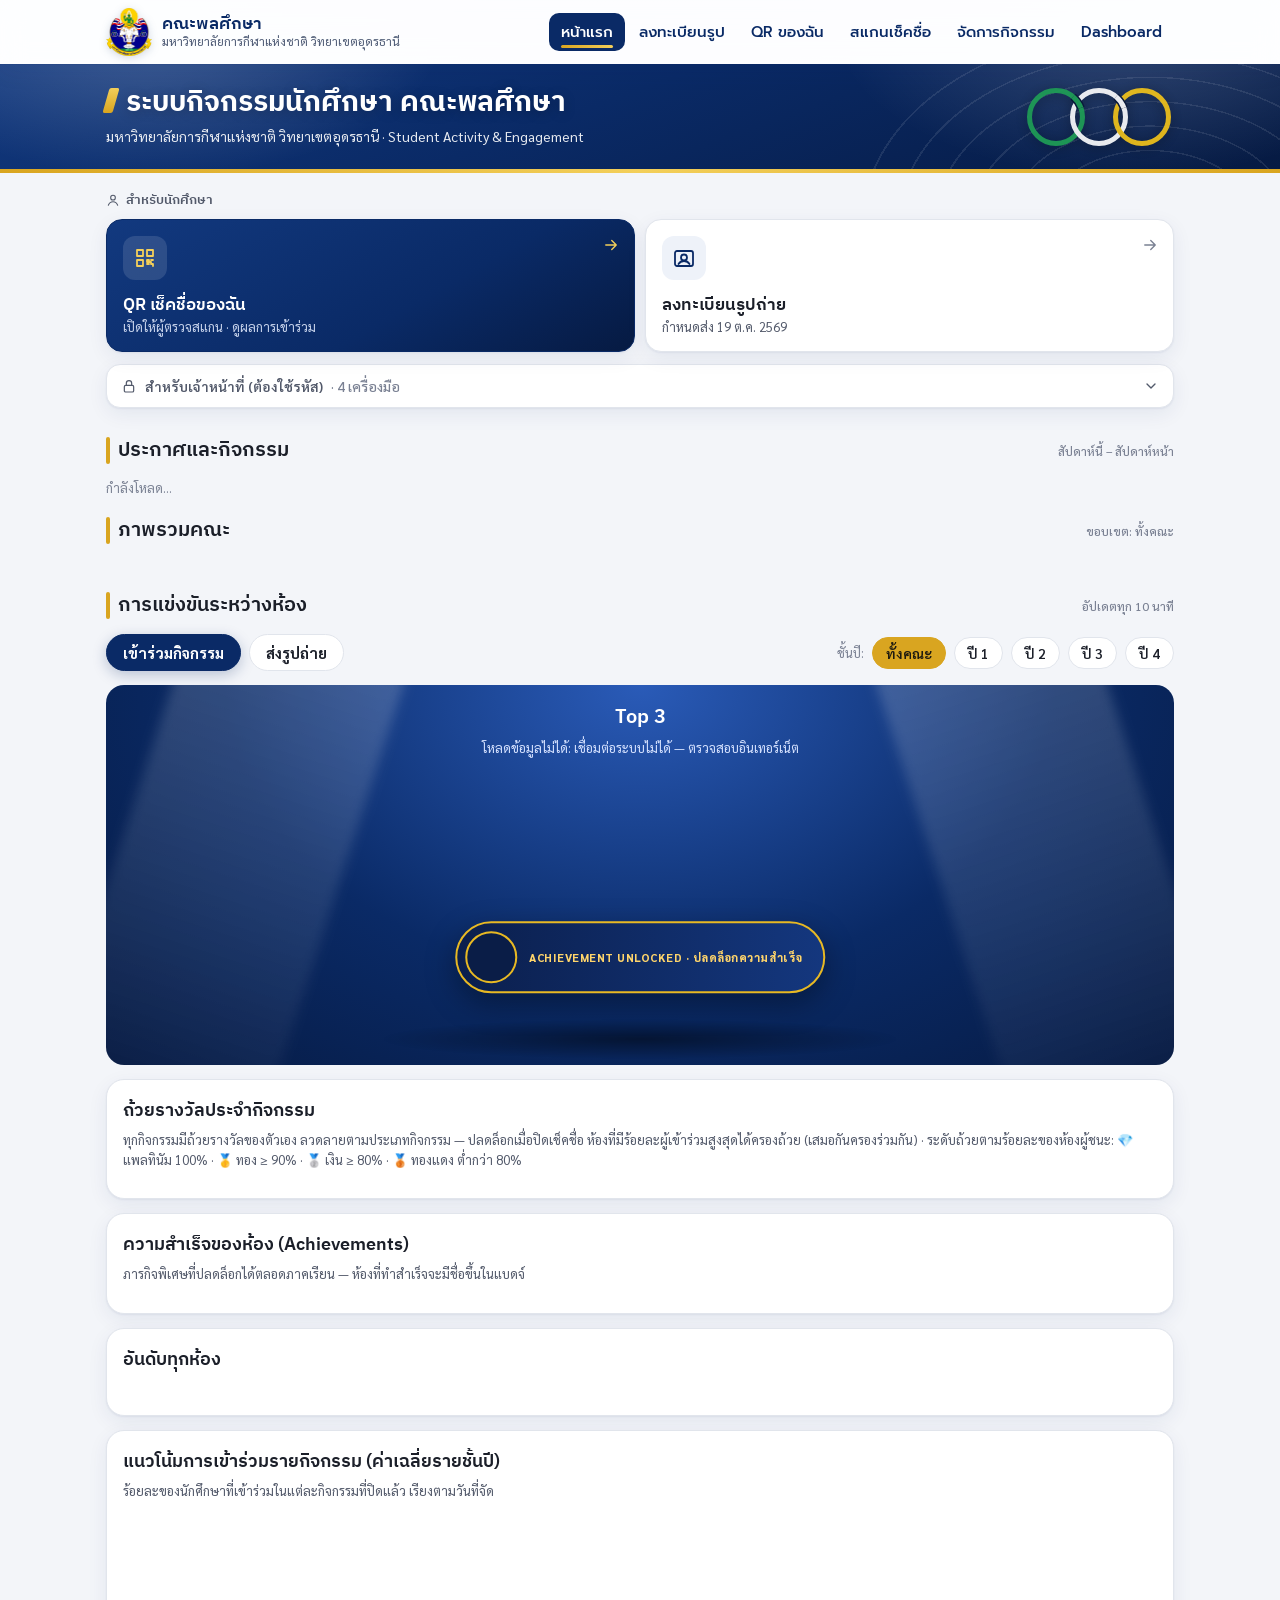
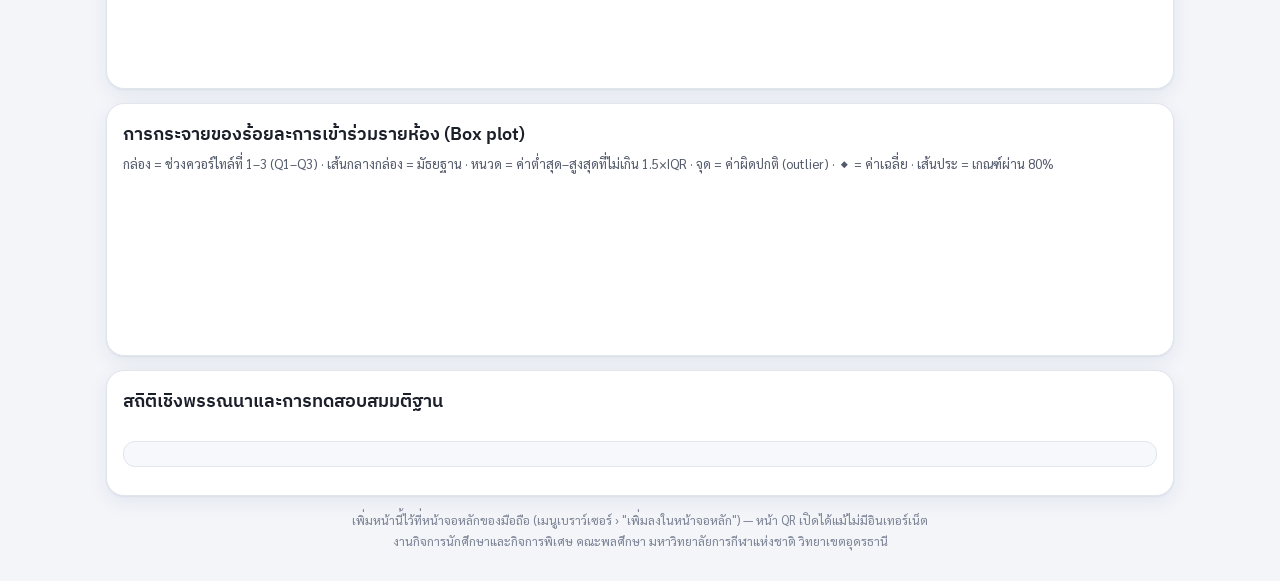
<file: leaderboard.html>
<!DOCTYPE html>
<html lang="th">
<head>
<meta charset="utf-8">
<meta name="viewport" content="width=device-width, initial-scale=1">
<title>อันดับห้อง · คณะพลศึกษา</title>
<meta http-equiv="refresh" content="0; url=index.html">
<script>location.replace('index.html');</script>
</head>
<body><p><a href="index.html">ไปหน้าแรก (อันดับห้อง)</a></p></body>
</html>
</file>
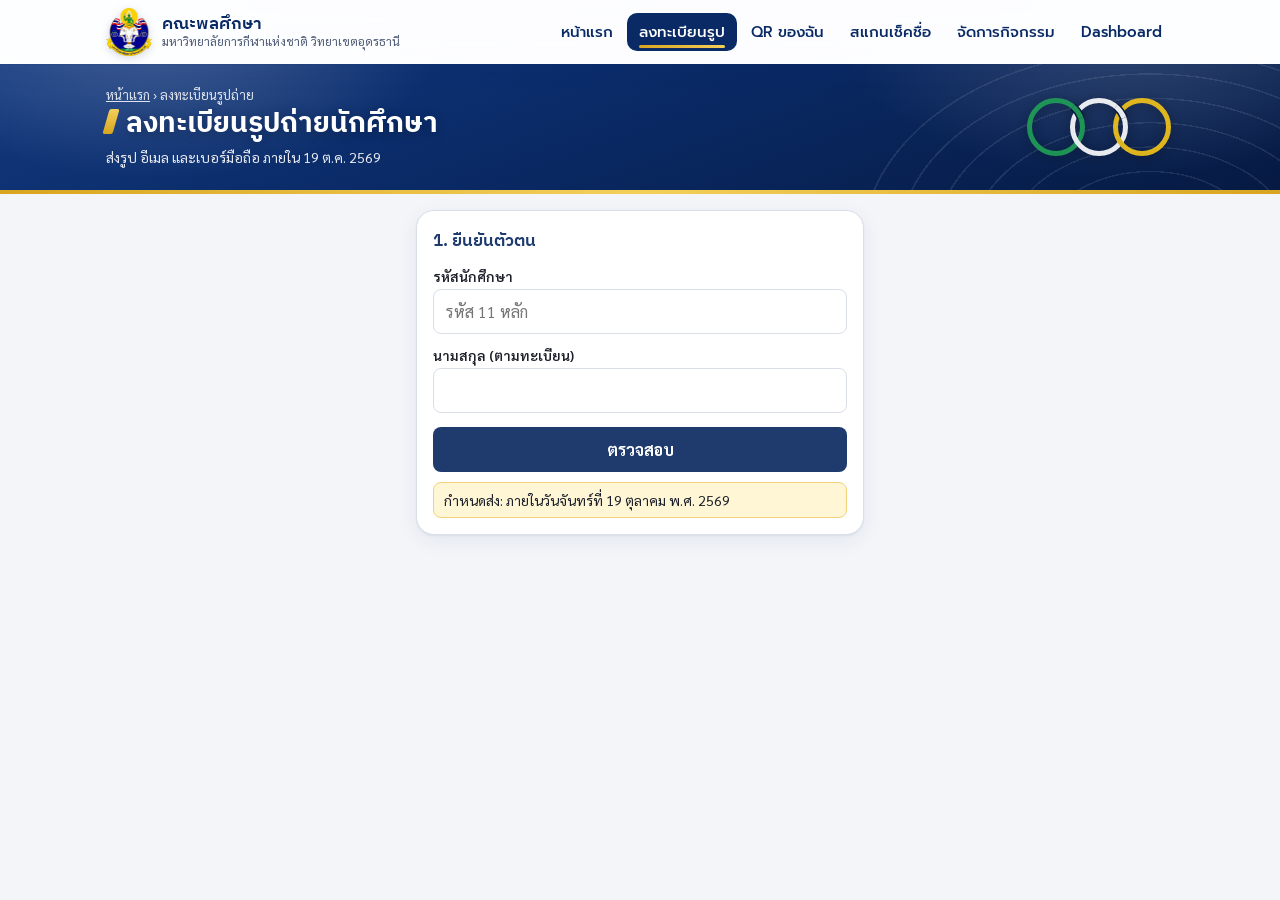
<file: register.html>
<!DOCTYPE html>
<html lang="th">
<head>
<meta charset="utf-8">
<meta name="viewport" content="width=device-width, initial-scale=1">
<title>ลงทะเบียนรูปถ่ายนักศึกษา</title>
<!-- ส่งคำขอไป Apps Script แทน google.script.run -->
<script src="api.js"></script>
<link href="https://fonts.googleapis.com/css2?family=Sarabun:wght@400;600;700&display=swap" rel="stylesheet">
<style>
  :root { --navy:#1f3b6e; --gold:#f2b705; --bg:#f4f6fa; --line:#d9dee8; --ok:#1a7f4b; --err:#b42318; --muted:#5b6475; }
  * { box-sizing:border-box; }
  body { margin:0; background:var(--bg); font-family:'Sarabun',sans-serif; color:#1b1f29; }
  header { background:var(--navy); color:#fff; padding:18px 16px; border-bottom:4px solid var(--gold); }
  header h1 { margin:0; font-size:20px; }
  header p { margin:4px 0 0; font-size:14px; opacity:.85; }
  main { max-width:480px; margin:0 auto; padding:16px; }
  .card { background:#fff; border:1px solid var(--line); border-radius:12px; padding:16px; margin-bottom:14px; }
  h2 { font-size:17px; margin:0 0 12px; color:var(--navy); }
  label { display:block; font-weight:600; font-size:14px; margin:12px 0 4px; }
  label small { font-weight:400; color:var(--muted); }
  input[type=text], input[type=email], input[type=tel] {
    width:100%; padding:11px 12px; font:inherit; font-size:16px; border:1px solid var(--line); border-radius:8px; }
  input.bad { border-color:var(--err); }
  button { width:100%; margin-top:14px; padding:12px; font:inherit; font-size:16px; font-weight:700;
    color:#fff; background:var(--navy); border:0; border-radius:8px; cursor:pointer; }
  button:disabled { opacity:.5; cursor:default; }
  button.ghost { background:#fff; color:var(--navy); border:1px solid var(--navy); }
  .row { display:flex; gap:8px; } .row button { margin-top:8px; }
  .msg { margin-top:10px; font-size:14px; line-height:1.5; }
  .msg.err { color:var(--err); } .msg.ok { color:var(--ok); }
  .info { display:grid; grid-template-columns:110px 1fr; gap:6px 8px; font-size:15px; margin:0; }
  .info dt { color:var(--muted); } .info dd { margin:0; font-weight:600; }
  .hint { font-size:13px; color:var(--muted); line-height:1.55; margin:4px 0 0; }
  .fieldmsg { font-size:13px; color:var(--err); min-height:0; margin-top:3px; }
  .deadline { background:#fff6d6; border:1px solid #f2d27a; border-radius:8px; padding:8px 10px; font-size:14px; margin-top:10px; }
  .rules { margin:6px 0 0; padding-left:20px; font-size:14px; line-height:1.6; }
  .rules b { color:var(--err); }
  .reject { background:#fdecea; border:1px solid #f5c2bd; color:var(--err); border-radius:8px; padding:8px 10px; font-size:14px; margin-top:10px; }
  .consent { display:flex; gap:8px; align-items:flex-start; font-size:14px; margin-top:14px; line-height:1.5; font-weight:400; }
  .consent input { margin-top:4px; width:18px; height:18px; flex:none; }
  .hidden { display:none !important; }
  .badge { display:inline-block; padding:2px 8px; border-radius:99px; font-size:13px; background:#eef1f6; }

  /* กรอบครอป 3:4 */
  .cropper { position:relative; width:min(100%, 300px); aspect-ratio:3/4; margin:10px auto 0;
    border-radius:10px; overflow:hidden; background:#e9edf3; touch-action:none; user-select:none; }
  .cropper canvas { width:100%; height:100%; display:block; cursor:grab; }
  .cropper canvas:active { cursor:grabbing; }
  .cropper svg { position:absolute; inset:0; width:100%; height:100%; pointer-events:none; }
  .cropper .empty { position:absolute; inset:0; display:flex; align-items:center; justify-content:center;
    text-align:center; color:var(--muted); font-size:14px; padding:20px; }
  .zoom { display:flex; align-items:center; gap:8px; max-width:300px; margin:8px auto 0; font-size:14px; color:var(--muted); }
  .zoom input { flex:1; }
  .done { text-align:center; }
  .done .big { font-size:46px; }
  .done .verified { color:var(--ok); font-weight:700; margin:0 0 10px; }
  .doneimg { width:120px; aspect-ratio:3/4; object-fit:cover; border-radius:8px; border:1px solid var(--line); }
  .receipt { text-align:left; margin:12px 0; padding:12px; background:#f4f6fa; border-radius:8px; }
  .receipt dd { word-break:break-all; }
  .done a { display:block; margin-top:12px; padding:12px; border-radius:8px; background:var(--navy); color:#fff; text-decoration:none; font-weight:700; }
</style>
<link rel="stylesheet" href="theme.css">
<link rel="icon" href="logo-mark.png">
<link rel="apple-touch-icon" href="apple-touch-icon.png">
</head>
<body>
<header class="site"><div class="wrap">
  <a class="brand" href="index.html"><img src="logo-mark.png" alt="ตรามหาวิทยาลัยการกีฬาแห่งชาติ"><span><b>คณะพลศึกษา</b><small>มหาวิทยาลัยการกีฬาแห่งชาติ วิทยาเขตอุดรธานี</small></span></a>
  <nav aria-label="เมนูหลัก"><a href="index.html">หน้าแรก</a><a href="register.html" aria-current="page">ลงทะเบียนรูป</a><a href="myqr.html">QR ของฉัน</a><a href="scan.html">สแกนเช็คชื่อ</a><a href="activities.html">จัดการกิจกรรม</a><a href="dashboard.html">Dashboard</a></nav>
</div></header>
<section class="band"><div class="wrap"><div class="titles"><div class="crumb"><a href="index.html">หน้าแรก</a> › ลงทะเบียนรูปถ่าย</div><h1>ลงทะเบียนรูปถ่ายนักศึกษา</h1><p>ส่งรูป อีเมล และเบอร์มือถือ ภายใน 19 ต.ค. 2569</p></div></div></section>
<main>
  <section class="card" id="step1">
    <h2>1. ยืนยันตัวตน</h2>
    <label for="sid">รหัสนักศึกษา</label>
    <input id="sid" type="tel" inputmode="numeric" autocomplete="off" maxlength="13" placeholder="รหัส 11 หลัก">
    <label for="lname">นามสกุล (ตามทะเบียน)</label>
    <input id="lname" type="text" autocomplete="family-name">
    <button id="btnLookup">ตรวจสอบ</button>
    <div class="msg" id="msg1"></div>
    <div class="deadline">กำหนดส่ง: ภายในวันจันทร์ที่ 19 ตุลาคม พ.ศ. 2569</div>
  </section>

  <section class="card hidden" id="step2">
    <h2>2. ตรวจสอบข้อมูลของคุณ</h2>
    <dl class="info">
      <dt>ชื่อ-นามสกุล</dt><dd id="vName"></dd>
      <dt>รหัสนักศึกษา</dt><dd id="vId"></dd>
      <dt>ชั้นปี / ห้อง</dt><dd id="vClass"></dd>
      <dt>อาจารย์ที่ปรึกษา</dt><dd id="vAdvisor"></dd>
      <dt>สถานะรูป</dt><dd><span class="badge" id="vStatus"></span></dd>
    </dl>
    <div class="reject hidden" id="vReject"></div>
    <p class="hint">หากชื่อ ชั้นปี ห้อง หรืออาจารย์ที่ปรึกษาไม่ถูกต้อง โปรดแจ้งงานกิจการนักศึกษาและกิจการพิเศษ</p>
  </section>

  <section class="card hidden" id="step3">
    <h2>3. ข้อมูลติดต่อ</h2>
    <label for="email">อีเมลที่ใช้งานจริง <small>(บังคับ — ใช้ติดต่อเรื่องกิจกรรม)</small></label>
    <input id="email" type="email" autocomplete="email" placeholder="name@gmail.com">
    <div class="fieldmsg" id="emailMsg"></div>
    <label for="phone">เบอร์มือถือ <small>(บังคับ)</small></label>
    <input id="phone" type="tel" inputmode="numeric" autocomplete="tel" maxlength="12" placeholder="08xxxxxxxx">
    <div class="fieldmsg" id="phoneMsg"></div>
    <label for="nick">ชื่อเล่น <small>(ไม่บังคับ)</small></label>
    <input id="nick" type="text" maxlength="30" autocomplete="nickname">
  </section>

  <section class="card hidden" id="step4">
    <h2>4. รูปถ่ายหน้าตรง</h2>
    <ul class="rules">
      <li>ชุดนักศึกษา หรือเสื้อเบลเซอร์/สูทกับเสื้อเชิ้ต — <b>ห้ามเสื้อวอร์ม เสื้อกีฬา เสื้อยืด เสื้อกล้าม</b></li>
      <li>หน้าตรง ครึ่งตัว เห็นไหล่ทั้งสองข้าง ตาเปิด</li>
      <li>ไม่สวมหมวก แว่นกันแดด หรือหน้ากากอนามัย</li>
      <li>พื้นหลังเรียบ สว่าง ไม่ย้อนแสง ไม่มีคนอื่นในภาพ</li>
      <li>รูปจริง ไม่ใช้ฟิลเตอร์/แอปแต่งหน้า/AI ไม่ถ่ายจากหน้าจอหรือบัตร</li>
    </ul>
    <p class="hint">ให้เพื่อนถ่ายให้ห่างประมาณ 1 เมตร จะได้ภาพครึ่งตัวที่สวยกว่าเซลฟี่</p>

    <div class="row">
      <button class="ghost" id="btnCam" type="button">ถ่ายรูป</button>
      <button class="ghost" id="btnPick" type="button">เลือกจากคลังรูป</button>
    </div>
    <input id="fileCam" type="file" accept="image/*" capture="environment" class="hidden">
    <input id="file" type="file" accept="image/*" class="hidden">

    <div class="cropper" id="cropper">
      <canvas id="cv" width="480" height="640"></canvas>
      <svg viewBox="0 0 300 400" id="guide" class="hidden" aria-hidden="true">
        <defs><mask id="m"><rect width="300" height="400" fill="#fff"/><ellipse cx="150" cy="150" rx="66" ry="86" fill="#000"/></mask></defs>
        <rect width="300" height="400" fill="rgba(0,0,0,.28)" mask="url(#m)"/>
        <ellipse cx="150" cy="150" rx="66" ry="86" fill="none" stroke="#fff" stroke-width="2.5" stroke-dasharray="7 5"/>
        <path d="M30 400 C40 300 95 270 150 268 C205 270 260 300 270 400" fill="none" stroke="#fff" stroke-width="2" stroke-dasharray="6 6" opacity=".8"/>
        <text x="150" y="388" text-anchor="middle" fill="#fff" font-size="13" font-family="Sarabun,sans-serif">ใบหน้าในวงรี · ไหล่อยู่ในเส้นล่าง</text>
      </svg>
      <div class="empty" id="cropEmpty">ยังไม่ได้เลือกรูป<br>กด "ถ่ายรูป" หรือ "เลือกจากคลังรูป"</div>
    </div>
    <div class="zoom hidden" id="zoomBar">
      <span>ย่อ</span><input type="range" id="zoom" min="1" max="4" step="0.01" value="1"><span>ขยาย</span>
      <button class="ghost" id="btnRot" type="button" style="width:auto;margin:0;padding:6px 10px" title="หมุนรูป">↻</button>
    </div>
    <p class="hint hidden" id="cropHint" style="text-align:center">ลากรูปเพื่อเลื่อน · ใช้แถบหรือสองนิ้วเพื่อขยาย ให้ใบหน้าอยู่ในวงรี</p>
    <div class="msg" id="msgPhoto"></div>

    <label class="consent">
      <input type="checkbox" id="consent">
      <span>ข้าพเจ้ายืนยันว่าเป็นรูปของข้าพเจ้าเอง และยินยอมให้คณะพลศึกษาเก็บรูปถ่าย อีเมล เบอร์มือถือ และชื่อเล่น เพื่อใช้ยืนยันตัวตนและติดต่อเรื่องกิจกรรมนักศึกษาเท่านั้น</span>
    </label>

    <button id="btnSubmit" disabled>บันทึก</button>
    <div class="msg" id="msg2"></div>
  </section>

  <section class="card done hidden" id="stepDone">
    <div class="big">✅</div>
    <h2>ส่งข้อมูลสำเร็จ</h2>
    <p class="verified">✔ ระบบหลังบ้านตรวจแล้ว ได้รับข้อมูลครบถ้วนถูกต้อง</p>
    <img id="doneImg" class="doneimg" alt="รูปที่ส่ง">
    <dl class="info receipt">
      <dt>เลขอ้างอิง</dt><dd id="rRef"></dd>
      <dt>ชื่อ-นามสกุล</dt><dd id="rName"></dd>
      <dt>รหัสนักศึกษา</dt><dd id="rId"></dd>
      <dt>อีเมล</dt><dd id="rEmail"></dd>
      <dt>เบอร์มือถือ</dt><dd id="rPhone"></dd>
      <dt>ชื่อเล่น</dt><dd id="rNick"></dd>
      <dt>รูปถ่าย</dt><dd id="rPhoto"></dd>
      <dt>บันทึกเมื่อ</dt><dd id="rTime"></dd>
      <dt>สถานะรูป</dt><dd><span class="badge" id="rStatus"></span></dd>
    </dl>
    <p class="hint">แคปหน้าจอนี้เก็บไว้เป็นหลักฐาน<br>
      เจ้าหน้าที่จะตรวจรูปภายใน 3 วันทำการ — <b>ไม่มีอีเมลแจ้งผล</b> ให้กลับมาที่หน้านี้ กรอกรหัสนักศึกษาและนามสกุล
      เพื่อดูสถานะ หากขึ้น "ไม่ผ่าน" จะแสดงเหตุผล ให้อัปโหลดรูปใหม่</p>
    <a href="myqr.html" id="lnkQr">ขั้นต่อไป: เปิด "QR เช็คชื่อของฉัน"</a>
  </section>
</main>

<script>
  const $ = id => document.getElementById(id);
  let current = null;

  function say(el, text, ok) { el.textContent = text; el.className = 'msg ' + (ok ? 'ok' : 'err'); }
  const show = (id, on) => $(id).classList.toggle('hidden', !on);

  // ---------- ตรวจข้อมูลที่กรอก
  function emailProblem(v) {
    v = v.trim().toLowerCase();
    if (!v) return 'กรุณากรอกอีเมล';
    if (!/^[^\s@]+@[^\s@]+\.[^\s@]+$/.test(v) || /\.\./.test(v)) return 'รูปแบบอีเมลไม่ถูกต้อง';
    const typo = { 'gmail.co': 'gmail.com', 'gmail.con': 'gmail.com', 'gmial.com': 'gmail.com', 'gmai.com': 'gmail.com',
                   'gamil.com': 'gmail.com', 'hotmail.co': 'hotmail.com', 'hotmal.com': 'hotmail.com' }[v.split('@')[1]];
    return typo ? 'อีเมลพิมพ์ผิดหรือไม่? น่าจะเป็น @' + typo : '';
  }
  function phoneDigits() { return $('phone').value.replace(/\D/g, ''); }
  function phoneProblem() {
    const d = phoneDigits();
    if (!d) return 'กรุณากรอกเบอร์มือถือ';
    return /^0[689]\d{8}$/.test(d) ? '' : 'เบอร์มือถือต้องเป็นตัวเลข 10 หลัก ขึ้นต้นด้วย 06 08 หรือ 09';
  }
  function checkField(input, msgEl, problem, strict) {
    const p = problem();
    msgEl.textContent = (strict || input.value.trim()) && p ? p : '';
    input.classList.toggle('bad', !!msgEl.textContent);
    return !p;
  }
  function refreshSubmit() {
    $('btnSubmit').disabled = !(img && $('consent').checked && !emailProblem($('email').value) && !phoneProblem());
  }

  // ---------- ขั้นที่ 1
  $('sid').onkeydown = $('lname').onkeydown = e => { if (e.key === 'Enter') $('btnLookup').click(); };
  $('btnLookup').onclick = () => {
    const id = $('sid').value.replace(/\D/g, ''), lname = $('lname').value.trim();
    if (!id || !lname) return say($('msg1'), 'กรุณากรอกรหัสนักศึกษาและนามสกุล');
    $('btnLookup').disabled = true; say($('msg1'), 'กำลังตรวจสอบ…', true);
    google.script.run
      .withSuccessHandler(r => {
        $('btnLookup').disabled = false;
        if (!r.ok) return say($('msg1'), r.msg);
        current = { id: r.id, lastName: lname };
        $('msg1').textContent = '';
        $('vName').textContent = r.fullName;
        $('vId').textContent = r.id;
        $('vClass').textContent = 'ปี ' + r.year + ' / ห้อง ' + r.room;
        $('vAdvisor').textContent = r.advisor || '-';
        $('vStatus').textContent = r.photoStatus;
        if (r.rejectReason || r.photoStatus === 'ไม่ผ่าน') {
          $('vReject').textContent = '❌ รูปเดิมไม่ผ่าน: ' + (r.rejectReason || 'ไม่เป็นไปตามเกณฑ์') + ' — กรุณาอัปโหลดรูปใหม่';
          show('vReject', true);
        } else if (r.photoStatus === 'อนุมัติ') {
          $('vReject').textContent = '✅ รูปของคุณผ่านการตรวจแล้ว ไม่ต้องส่งใหม่ (ส่งใหม่ได้หากต้องการเปลี่ยนรูป/ข้อมูล แต่ต้องรอตรวจอีกครั้ง)';
          $('vReject').style.cssText = 'background:#e7f6ee;border-color:#a6dcbd;color:var(--ok)';
          show('vReject', true);
        } else if (r.photoStatus === 'รอตรวจ') {
          $('vReject').textContent = '⏳ ส่งข้อมูลแล้ว อยู่ระหว่างรอเจ้าหน้าที่ตรวจรูป';
          $('vReject').style.cssText = 'background:#fff6d6;border-color:#f2d27a;color:#7a5b00';
          show('vReject', true);
        }
        $('email').value = r.email || '';
        $('phone').value = r.phone || '';
        $('nick').value = r.nickname || '';
        show('step1', false); show('step2', true); show('step3', true); show('step4', true);
        refreshSubmit();
      })
      .withFailureHandler(e => { $('btnLookup').disabled = false; say($('msg1'), 'เกิดข้อผิดพลาด: ' + e.message); })
      .registerLookup(id, lname);
  };

  $('email').oninput = () => { checkField($('email'), $('emailMsg'), () => emailProblem($('email').value)); refreshSubmit(); };
  $('phone').oninput = () => { checkField($('phone'), $('phoneMsg'), phoneProblem); refreshSubmit(); };
  $('email').onblur = () => checkField($('email'), $('emailMsg'), () => emailProblem($('email').value), true);
  $('phone').onblur = () => checkField($('phone'), $('phoneMsg'), phoneProblem, true);
  $('consent').onchange = refreshSubmit;

  // ---------- ครอปรูป 3:4 (ผลลัพธ์ 480×640 JPEG)
  const W = 480, H = 640, cv = $('cv'), ctx = cv.getContext('2d');
  let img = null, rot = 0, zoom = 1, cx = W / 2, cy = H / 2;

  function dims() { return rot % 2 ? { w: img.height, h: img.width } : { w: img.width, h: img.height }; }
  function baseScale() { const d = dims(); return Math.max(W / d.w, H / d.h); }
  function clampPos() {
    const d = dims(), s = baseScale() * zoom, hw = d.w * s / 2, hh = d.h * s / 2;
    cx = Math.min(hw, Math.max(W - hw, cx));
    cy = Math.min(hh, Math.max(H - hh, cy));
  }
  function draw() {
    if (!img) return;
    clampPos();
    ctx.fillStyle = '#fff'; ctx.fillRect(0, 0, W, H);
    ctx.save();
    ctx.translate(cx, cy); ctx.rotate(rot * Math.PI / 2);
    const s = baseScale() * zoom;
    ctx.imageSmoothingQuality = 'high';
    ctx.drawImage(img, -img.width * s / 2, -img.height * s / 2, img.width * s, img.height * s);
    ctx.restore();
  }

  // อ่านไฟล์ แล้วย่อเหลือด้านยาว 1600px ไว้ก่อน (รูปมือถือ 12MP ลากแล้วจะหน่วง)
  function loadFile(file) {
    return new Promise((resolve, reject) => {
      const im = new Image();
      im.onload = () => {
        const k = Math.min(1, 1600 / Math.max(im.width, im.height));
        const c = document.createElement('canvas');
        c.width = Math.round(im.width * k); c.height = Math.round(im.height * k);
        c.getContext('2d').drawImage(im, 0, 0, c.width, c.height);
        URL.revokeObjectURL(im.src);
        if (c.width < 300 || c.height < 300) return reject(new Error('รูปเล็กเกินไป ไม่คมชัดพอ กรุณาใช้รูปที่ใหญ่กว่านี้'));
        resolve(c);
      };
      im.onerror = () => reject(new Error(/heic|heif/i.test(file.type + file.name)
        ? 'เบราว์เซอร์นี้เปิดไฟล์ HEIC ไม่ได้ — กด "ถ่ายรูป" แทน หรือแปลงรูปเป็น JPG ก่อน'
        : 'อ่านไฟล์รูปไม่ได้ ลองเลือกรูปอื่น'));
      im.src = URL.createObjectURL(file);
    });
  }

  async function onFile(e) {
    const f = e.target.files[0];
    e.target.value = '';
    if (!f) return;
    $('msgPhoto').textContent = '';
    try {
      img = await loadFile(f);
      rot = 0; zoom = 1; $('zoom').value = 1;
      cx = W / 2;
      // รูปแนวตั้งส่วนใหญ่หน้าอยู่ช่วงบน — เริ่มชิดด้านบนเล็กน้อย
      const d = dims(), s = baseScale();
      cy = d.h * s / 2 - Math.max(0, (d.h * s - H) * 0.15);
      draw();
      show('guide', true); show('cropEmpty', false); show('zoomBar', true); show('cropHint', true);
    } catch (err) { say($('msgPhoto'), err.message); }
    refreshSubmit();
  }
  $('btnCam').onclick = () => $('fileCam').click();
  $('btnPick').onclick = () => $('file').click();
  $('fileCam').onchange = onFile;
  $('file').onchange = onFile;
  $('zoom').oninput = () => { zoom = Number($('zoom').value); draw(); };
  $('btnRot').onclick = () => { if (!img) return; rot = (rot + 1) % 4; draw(); };

  // ลากด้วยนิ้ว/เมาส์ + ถ่างสองนิ้วเพื่อขยาย
  const ptrs = new Map();
  let pinch = null;
  const k = () => W / cv.clientWidth;
  cv.addEventListener('pointerdown', e => {
    if (!img) return;
    cv.setPointerCapture(e.pointerId);
    ptrs.set(e.pointerId, { x: e.clientX, y: e.clientY });
    if (ptrs.size === 2) {
      const [a, b] = [...ptrs.values()];
      pinch = { d: Math.hypot(a.x - b.x, a.y - b.y), z: zoom };
    }
  });
  cv.addEventListener('pointermove', e => {
    const p = ptrs.get(e.pointerId);
    if (!p || !img) return;
    if (ptrs.size === 1) {
      cx += (e.clientX - p.x) * k(); cy += (e.clientY - p.y) * k();
    }
    p.x = e.clientX; p.y = e.clientY;
    if (ptrs.size === 2 && pinch) {
      const [a, b] = [...ptrs.values()];
      zoom = Math.min(4, Math.max(1, pinch.z * Math.hypot(a.x - b.x, a.y - b.y) / pinch.d));
      $('zoom').value = zoom;
    }
    draw();
  });
  const up = e => { ptrs.delete(e.pointerId); if (ptrs.size < 2) pinch = null; };
  cv.addEventListener('pointerup', up);
  cv.addEventListener('pointercancel', up);
  cv.addEventListener('wheel', e => {
    if (!img) return;
    e.preventDefault();
    zoom = Math.min(4, Math.max(1, zoom * (e.deltaY < 0 ? 1.08 : 1 / 1.08)));
    $('zoom').value = zoom; draw();
  }, { passive: false });

  function exportJpeg() {
    draw();
    let q = 0.86, out = cv.toDataURL('image/jpeg', q);
    while (out.length > 260000 && q > 0.5) { q -= 0.08; out = cv.toDataURL('image/jpeg', q); }  // ~190KB ไฟล์จริง
    return out;
  }

  // ---------- บันทึก
  $('btnSubmit').onclick = () => {
    const okE = checkField($('email'), $('emailMsg'), () => emailProblem($('email').value), true);
    const okP = checkField($('phone'), $('phoneMsg'), phoneProblem, true);
    if (!okE || !okP || !img) return;
    $('btnSubmit').disabled = true; say($('msg2'), 'กำลังอัปโหลดและตรวจสอบข้อมูลกับระบบ… (อย่าปิดหน้านี้)', true);
    const photo = exportJpeg();
    google.script.run
      .withSuccessHandler(r => {
        // ขึ้น "สำเร็จ" เฉพาะเมื่อเซิร์ฟเวอร์อ่านข้อมูลกลับจากชีต/Drive แล้วยืนยันว่าครบ (r.receipt)
        if (!r.ok || !r.receipt) { say($('msg2'), r.msg || 'ไม่ได้รับการยืนยันจากระบบ กรุณากดบันทึกอีกครั้ง'); return refreshSubmit(); }
        const c = r.receipt;
        $('rRef').textContent = c.ref; $('rName').textContent = c.fullName; $('rId').textContent = c.id;
        $('rEmail').textContent = c.email;
        $('rPhone').textContent = c.phone.replace(/^(\d{3})(\d{3})(\d{4})$/, '$1-$2-$3');
        $('rNick').textContent = c.nickname || '-';
        $('rPhoto').textContent = 'ได้รับแล้ว (' + c.photoKB + ' KB)';
        $('rTime').textContent = c.savedAt; $('rStatus').textContent = c.status;
        $('doneImg').src = photo;
        ['step2', 'step3', 'step4'].forEach(id => show(id, false));
        show('stepDone', true);
        window.scrollTo(0, 0);
      })
      .withFailureHandler(e => { say($('msg2'), 'เกิดข้อผิดพลาด: ' + e.message); refreshSubmit(); })
      .registerSubmit({ id: current.id, lastName: current.lastName, email: $('email').value.trim(),
                        phone: phoneDigits(), nickname: $('nick').value.trim(),
                        consent: $('consent').checked, photo: photo });
  };
</script>
</body>
</html>
</file>
<file: theme.css>
/* ธีมร่วมทุกหน้า "Stadium Night" — แถบเมนูกระจกขาว + ตรามหาวิทยาลัย, หัวเรื่องแบบสนามกีฬายามค่ำ (ไฟสนาม + ลู่วิ่ง),
   หัวเรื่อง IBM Plex Sans Thai + ตัวเลขแบบสกอร์บอร์ด (Barlow Condensed), การ์ดมุมโค้งเงาสองชั้น
   โหลดหลัง <style> ของแต่ละหน้า จึงทับสไตล์หัวหน้าเดิม */
@import url('https://fonts.googleapis.com/css2?family=IBM+Plex+Sans+Thai:wght@500;600;700&family=Barlow+Condensed:wght@600;700&family=Prompt:wght@500;600;700&family=Sarabun:wght@400;600;700&display=swap');

:root {
  --brand-navy: #0a2a66;
  --brand-navy-2: #12397f;
  --brand-ink: #061a42;
  --brand-gold: #d9a520;
  --brand-gold-2: #f3cf5a;
  --brand-gold-soft: #f6e7b8;
  --page-bg: #f3f5f9;
  --shadow-1: 0 1px 2px rgba(10, 42, 102, .06), 0 6px 20px rgba(10, 42, 102, .07);
  --shadow-2: 0 2px 4px rgba(10, 42, 102, .08), 0 14px 34px rgba(10, 42, 102, .14);
}

body { font-family: 'Sarabun', system-ui, sans-serif; -webkit-font-smoothing: antialiased; }
body:not([data-dark]) {
  background: radial-gradient(1200px 500px at 50% -200px, #e4eaf6 0%, transparent 70%), var(--page-bg);
  background-attachment: fixed;
}
h1, h2, h3 { font-family: 'IBM Plex Sans Thai', 'Prompt', sans-serif; font-weight: 600; letter-spacing: 0; }
/* ตัวเลขทุกตารางเรียงตรงหลักเหมือนสกอร์บอร์ด */
table, .kpi, .num, td { font-variant-numeric: tabular-nums; }
:focus-visible { outline: 3px solid var(--brand-gold); outline-offset: 2px; border-radius: 6px; }
::selection { background: var(--brand-gold-soft); color: var(--brand-ink); }

/* ---------- แถบเมนูด้านบน (กระจกขาว) */
header.site {
  position: sticky; top: 0; z-index: 30;
  background: rgba(255, 255, 255, .86); color: var(--brand-navy);
  -webkit-backdrop-filter: saturate(1.6) blur(12px); backdrop-filter: saturate(1.6) blur(12px);
  padding: 0; border: 0; box-shadow: 0 1px 0 rgba(10, 42, 102, .1), 0 8px 24px rgba(10, 42, 102, .06);
}
header.site .wrap { max-width: 1100px; margin: 0 auto; padding: 8px 16px; display: flex; align-items: center; gap: 16px; }
header.site .brand { display: flex; align-items: center; gap: 10px; text-decoration: none; color: inherit; min-width: 0; }
header.site .brand img { width: 46px; height: 48px; object-fit: contain; flex: none; filter: drop-shadow(0 2px 4px rgba(10, 42, 102, .18)); }
header.site .brand b { display: block; font-family: 'IBM Plex Sans Thai', 'Prompt', sans-serif; font-weight: 600; font-size: 17px; line-height: 1.2; }
header.site .brand small { display: block; font-size: 12px; color: #4b5873; line-height: 1.3; }
header.site nav { margin-left: auto; display: flex; gap: 2px; }
header.site nav a {
  position: relative; font-family: 'Prompt', sans-serif; font-weight: 500; font-size: 15px; color: var(--brand-navy);
  text-decoration: none; padding: 8px 12px; border-radius: 10px; white-space: nowrap; transition: background .2s, color .2s;
}
header.site nav a:hover { background: #eef2f9; }
header.site nav a[aria-current="page"] { background: var(--brand-navy); color: #fff; }
header.site nav a[aria-current="page"]::after {
  content: ''; position: absolute; left: 12px; right: 12px; bottom: 3px; height: 3px; border-radius: 3px;
  background: linear-gradient(90deg, var(--brand-gold), var(--brand-gold-2));
}

/* ---------- หัวเรื่องแบบสนามกีฬายามค่ำ: ไฟสนามสองดวง + เส้นลู่วิ่ง + แถบทองเฉียง */
.band {
  position: relative; overflow: hidden; color: #fff; isolation: isolate;
  background:
    radial-gradient(420px 220px at 12% -40px, rgba(255, 255, 255, .22), transparent 70%),
    radial-gradient(420px 220px at 88% -40px, rgba(255, 255, 255, .18), transparent 70%),
    linear-gradient(160deg, var(--brand-navy-2) 0%, var(--brand-navy) 45%, var(--brand-ink) 100%);
}
.band::before {   /* เส้นลู่วิ่งโค้งด้านขวา */
  content: ''; position: absolute; z-index: -1; right: -180px; bottom: -260px; width: 620px; height: 420px; border-radius: 50%;
  background: repeating-radial-gradient(ellipse at center, transparent 0 34px, rgba(255, 255, 255, .09) 34px 36px);
  pointer-events: none;
}
.band .wrap { position: relative; max-width: 1100px; margin: 0 auto; padding: 22px 16px 24px; display: flex; align-items: flex-end; gap: 12px; flex-wrap: wrap; }
.band .titles { flex: 1; min-width: 0; }
/* ห่วงสามห่วงคล้องกัน (สีประจำมหาวิทยาลัยการกีฬาแห่งชาติ เขียว-ขาว-เหลือง)
   เขียว = พลศึกษา · ขาว = จริยศึกษา · เหลือง = พุทธิศึกษา
   สานกันแบบตราจริง: ห่วงซ้ายอยู่บนที่จุดตัดด้านบน ห่วงขวาอยู่บนที่จุดตัดด้านล่าง (วาดทับช่วงโค้งสั้น ๆ พร้อมเส้นเว้นสีพื้น) */
.band .wrap::after {
  content: ''; position: absolute; right: 16px; top: 50%; width: 150px; height: 64px; transform: translateY(-50%); pointer-events: none; opacity: .9;
  background: url("data:image/svg+xml,<svg xmlns='http://www.w3.org/2000/svg' viewBox='0 0 150 64' fill='none' stroke-width='5'><circle cx='32' cy='32' r='26.5' stroke='%231fa055'/><circle cx='75' cy='32' r='26.5' stroke='%23ffffff'/><circle cx='118' cy='32' r='26.5' stroke='%23f5c518'/><path d='M49.03 11.70A26.5 26.5 0 0 1 56.90 22.94' stroke='%23071636' stroke-width='8'/><path d='M49.03 11.70A26.5 26.5 0 0 1 56.90 22.94' stroke='%231fa055'/><path d='M92.03 11.70A26.5 26.5 0 0 1 99.90 22.94' stroke='%23071636' stroke-width='8'/><path d='M92.03 11.70A26.5 26.5 0 0 1 99.90 22.94' stroke='%23ffffff'/></svg>") center / contain no-repeat;
  filter: drop-shadow(0 2px 6px rgba(0, 0, 0, .35));
}
.band .titles { padding-right: 160px; }
@media (max-width: 720px) { .band .wrap::after { right: -20px; scale: .6; opacity: .55; } .band .titles { padding-right: 70px; } }
.band .crumb { font-size: 13px; opacity: .85; margin-bottom: 4px; }
.band .crumb a { color: #fff; }
.band h1 {
  margin: 0; font-family: 'IBM Plex Sans Thai', 'Prompt', sans-serif; font-weight: 700; font-size: 28px; line-height: 1.25; color: #fff;
  text-shadow: 0 2px 12px rgba(0, 0, 0, .25);
}
.band h1::before {   /* แถบทองเฉียงหน้าหัวเรื่อง */
  content: ''; display: inline-block; width: 10px; height: .9em; margin-right: 10px; vertical-align: -2px;
  background: linear-gradient(180deg, var(--brand-gold-2), var(--brand-gold)); transform: skewX(-16deg); border-radius: 2px;
}
.band p, .band small { margin: 6px 0 0; font-size: 14px; opacity: .9; display: block; }
.band button {
  background: rgba(255, 255, 255, .08); color: #fff; border: 1px solid rgba(255, 255, 255, .55); border-radius: 10px;
  padding: 8px 14px; font: inherit; font-weight: 600; width: auto; margin: 0; cursor: pointer; transition: background .2s;
}
.band button:hover { background: rgba(255, 255, 255, .18); }
.band::after { content: ''; display: block; height: 4px; background: linear-gradient(90deg, var(--brand-gold) 0%, var(--brand-gold-2) 50%, var(--brand-gold) 100%); }

/* ---------- การ์ดและปุ่ม */
.card { border-radius: 18px; box-shadow: var(--shadow-1); transition: box-shadow .25s, transform .25s; }
@media (hover: hover) { a.card:hover, .card.lift:hover { box-shadow: var(--shadow-2); transform: translateY(-2px); } }
.tab, .chip { transition: background .2s, color .2s, border-color .2s, box-shadow .2s; }
.tab[aria-selected="true"] { box-shadow: 0 4px 14px rgba(10, 42, 102, .25); }

@media (min-width: 721px) and (max-width: 1000px) { header.site .brand span, header.site .brand div { display: none; } }
@media (max-width: 720px) {
  header.site .wrap { flex-wrap: wrap; gap: 6px 12px; padding: 8px 12px 6px; }
  header.site .brand img { width: 40px; height: 42px; }
  header.site .brand b { font-size: 15px; }
  header.site nav { margin-left: 0; width: 100%; overflow-x: auto; scrollbar-width: none; padding-bottom: 2px; }
  header.site nav::-webkit-scrollbar { display: none; }
  header.site nav a { font-size: 14px; padding: 6px 10px; }
  .band .wrap { padding: 16px 12px 18px; }
  .band h1 { font-size: 22px; }
  .band::before { right: -300px; }
}

@media (prefers-reduced-motion: reduce) {
  .card, .tab, .chip, header.site nav a { transition: none; }
}

/* โหมดมืด — เฉพาะหน้าที่ประกาศ data-dark (Dashboard) */
@media (prefers-color-scheme: dark) {
  :root:not([data-theme="light"]) body[data-dark] header.site { background: rgba(26, 29, 34, .88); color: #eef1f7; box-shadow: 0 1px 0 #2b3038; }
  :root:not([data-theme="light"]) body[data-dark] header.site .brand small { color: #a9b2c3; }
  :root:not([data-theme="light"]) body[data-dark] header.site nav a { color: #dfe6f3; }
  :root:not([data-theme="light"]) body[data-dark] header.site nav a:hover { background: #262b33; }
  :root:not([data-theme="light"]) body[data-dark] header.site nav a[aria-current="page"] { background: #2b3a5c; color: #fff; }
  :root:not([data-theme="light"]) body[data-dark] .card { box-shadow: none; }
}
</file>
